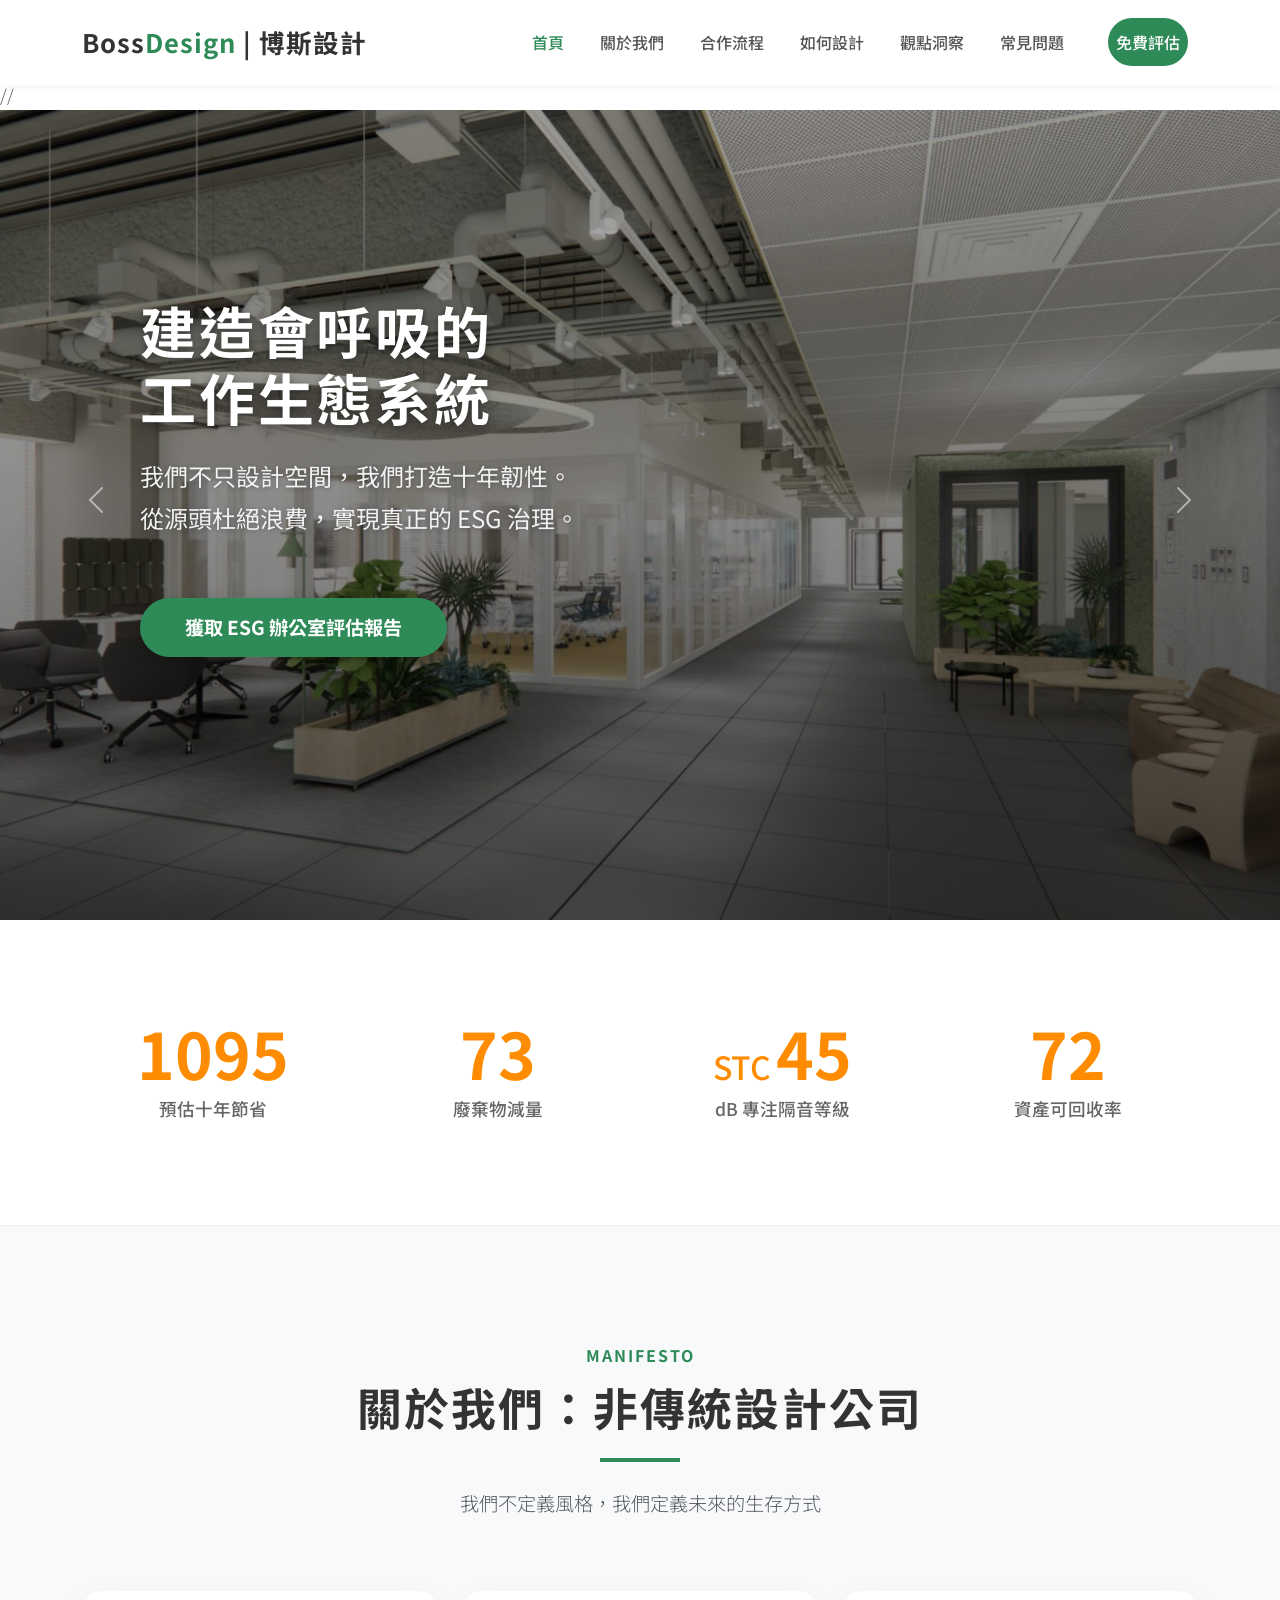
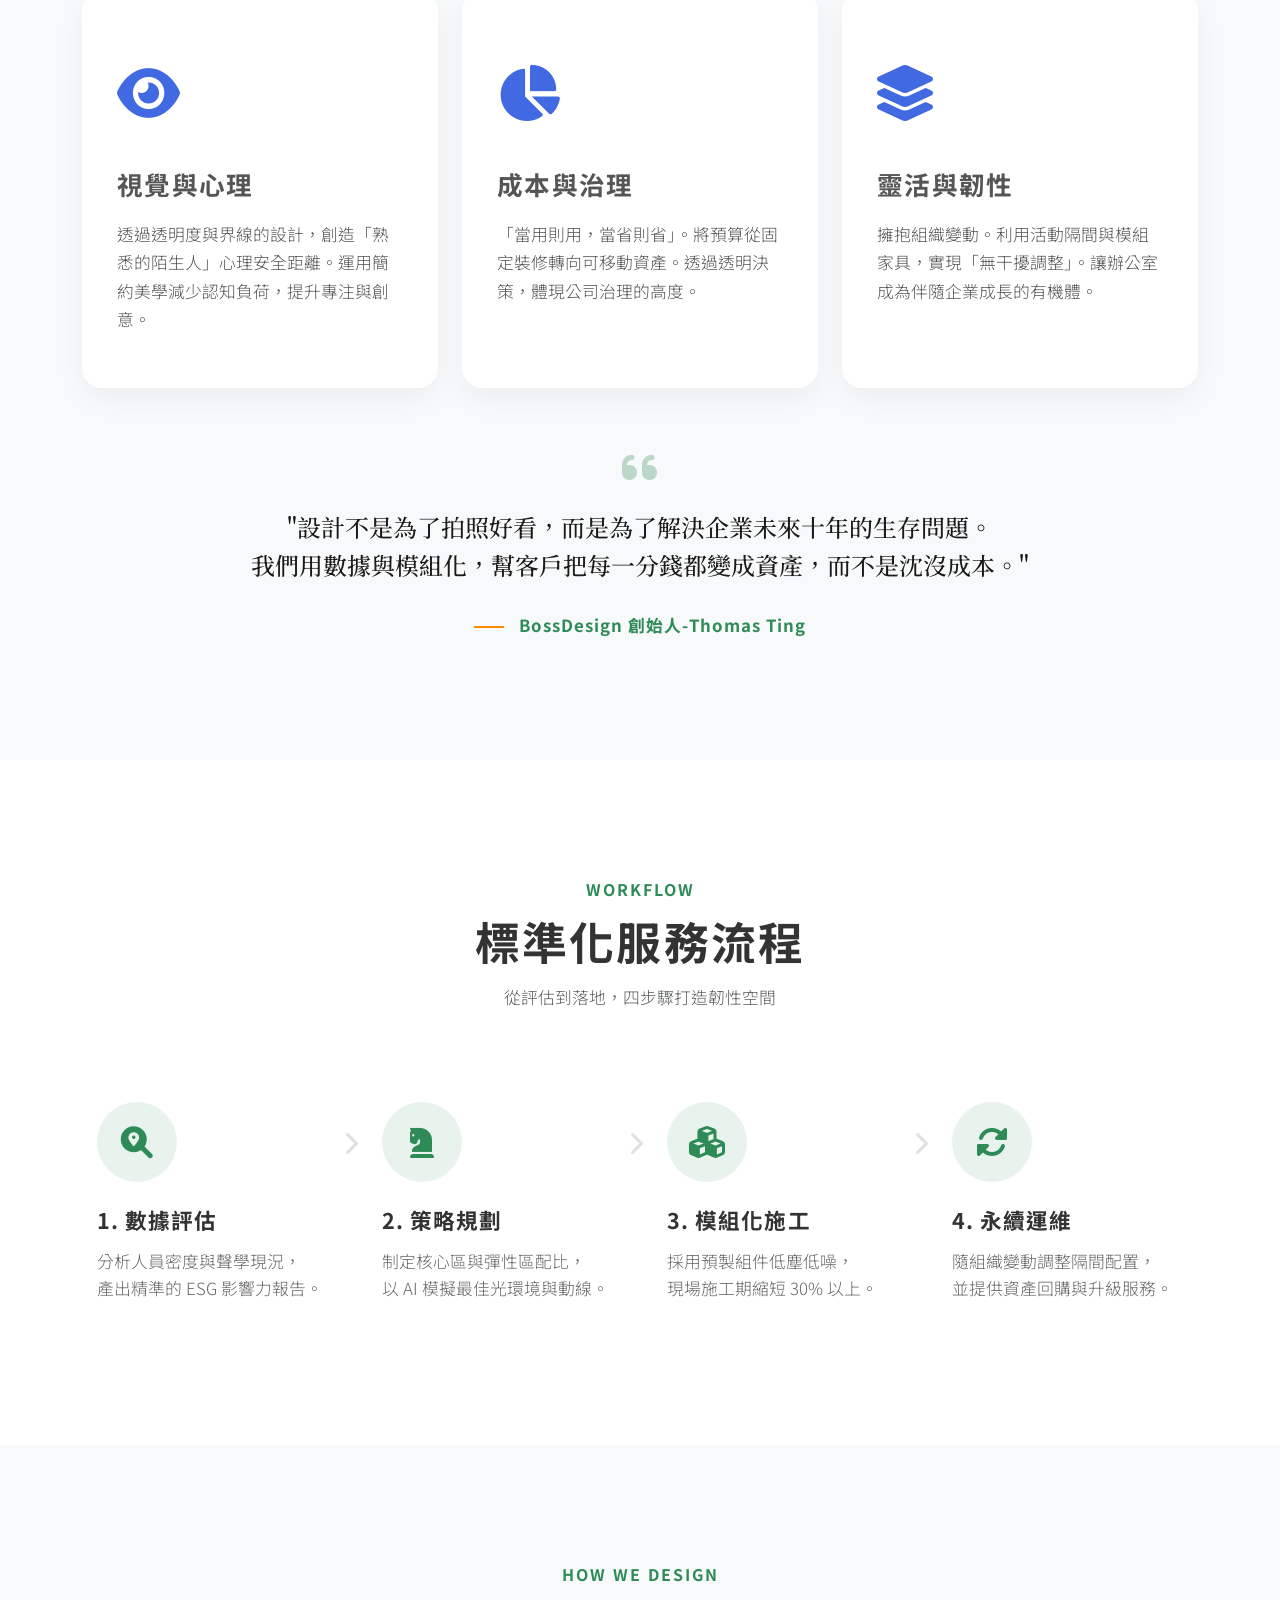
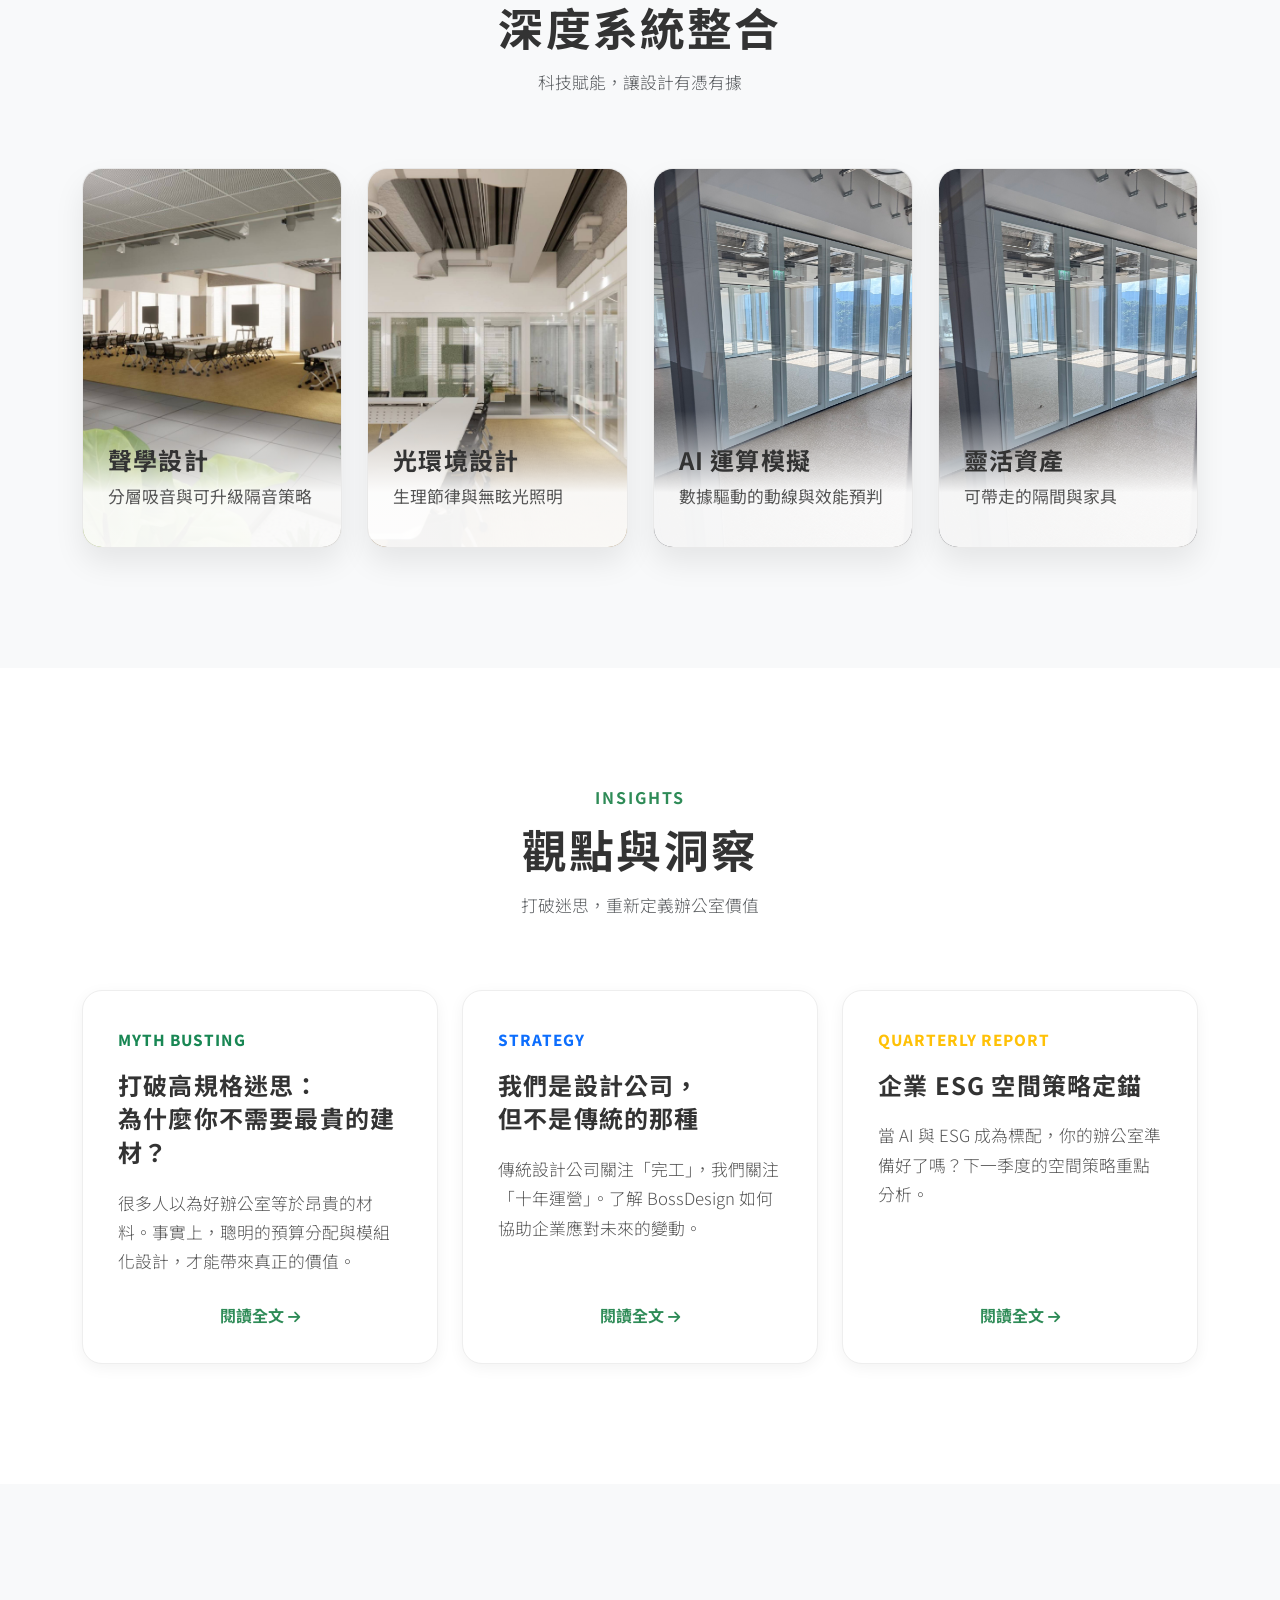
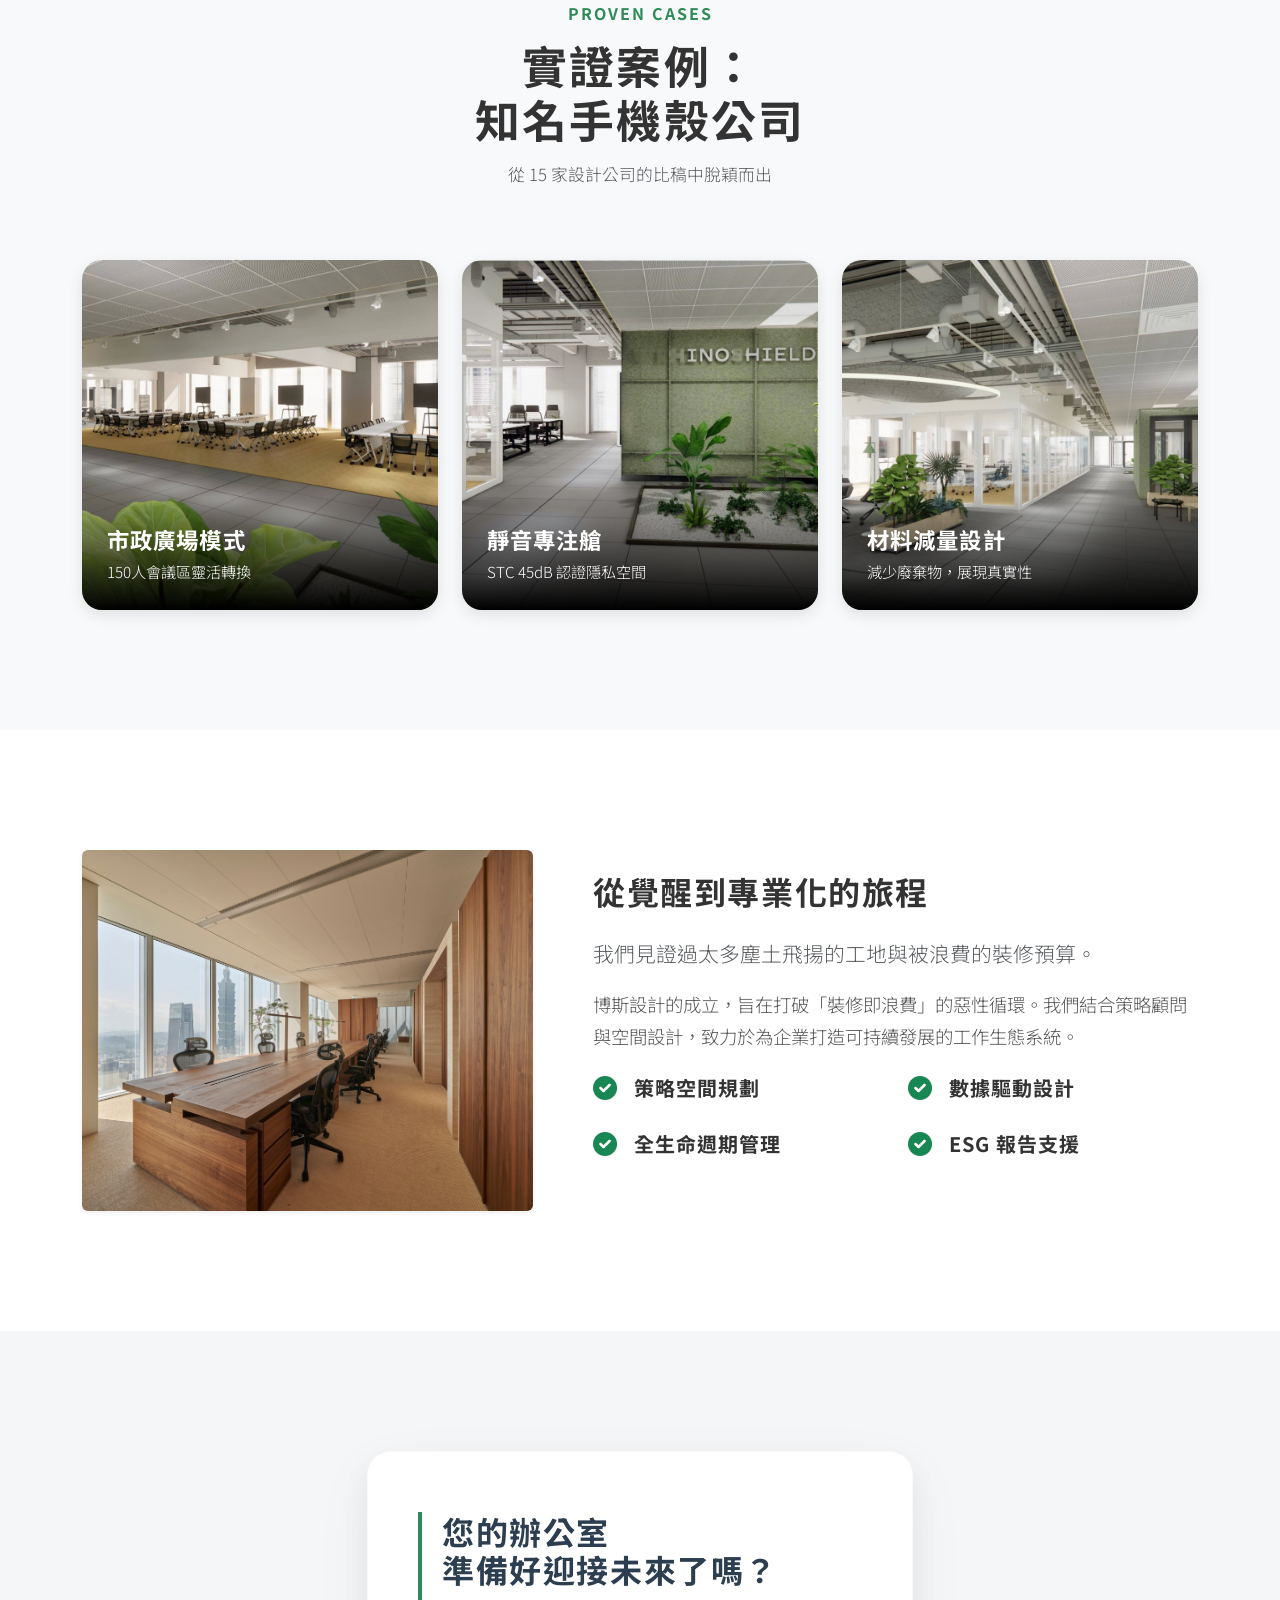
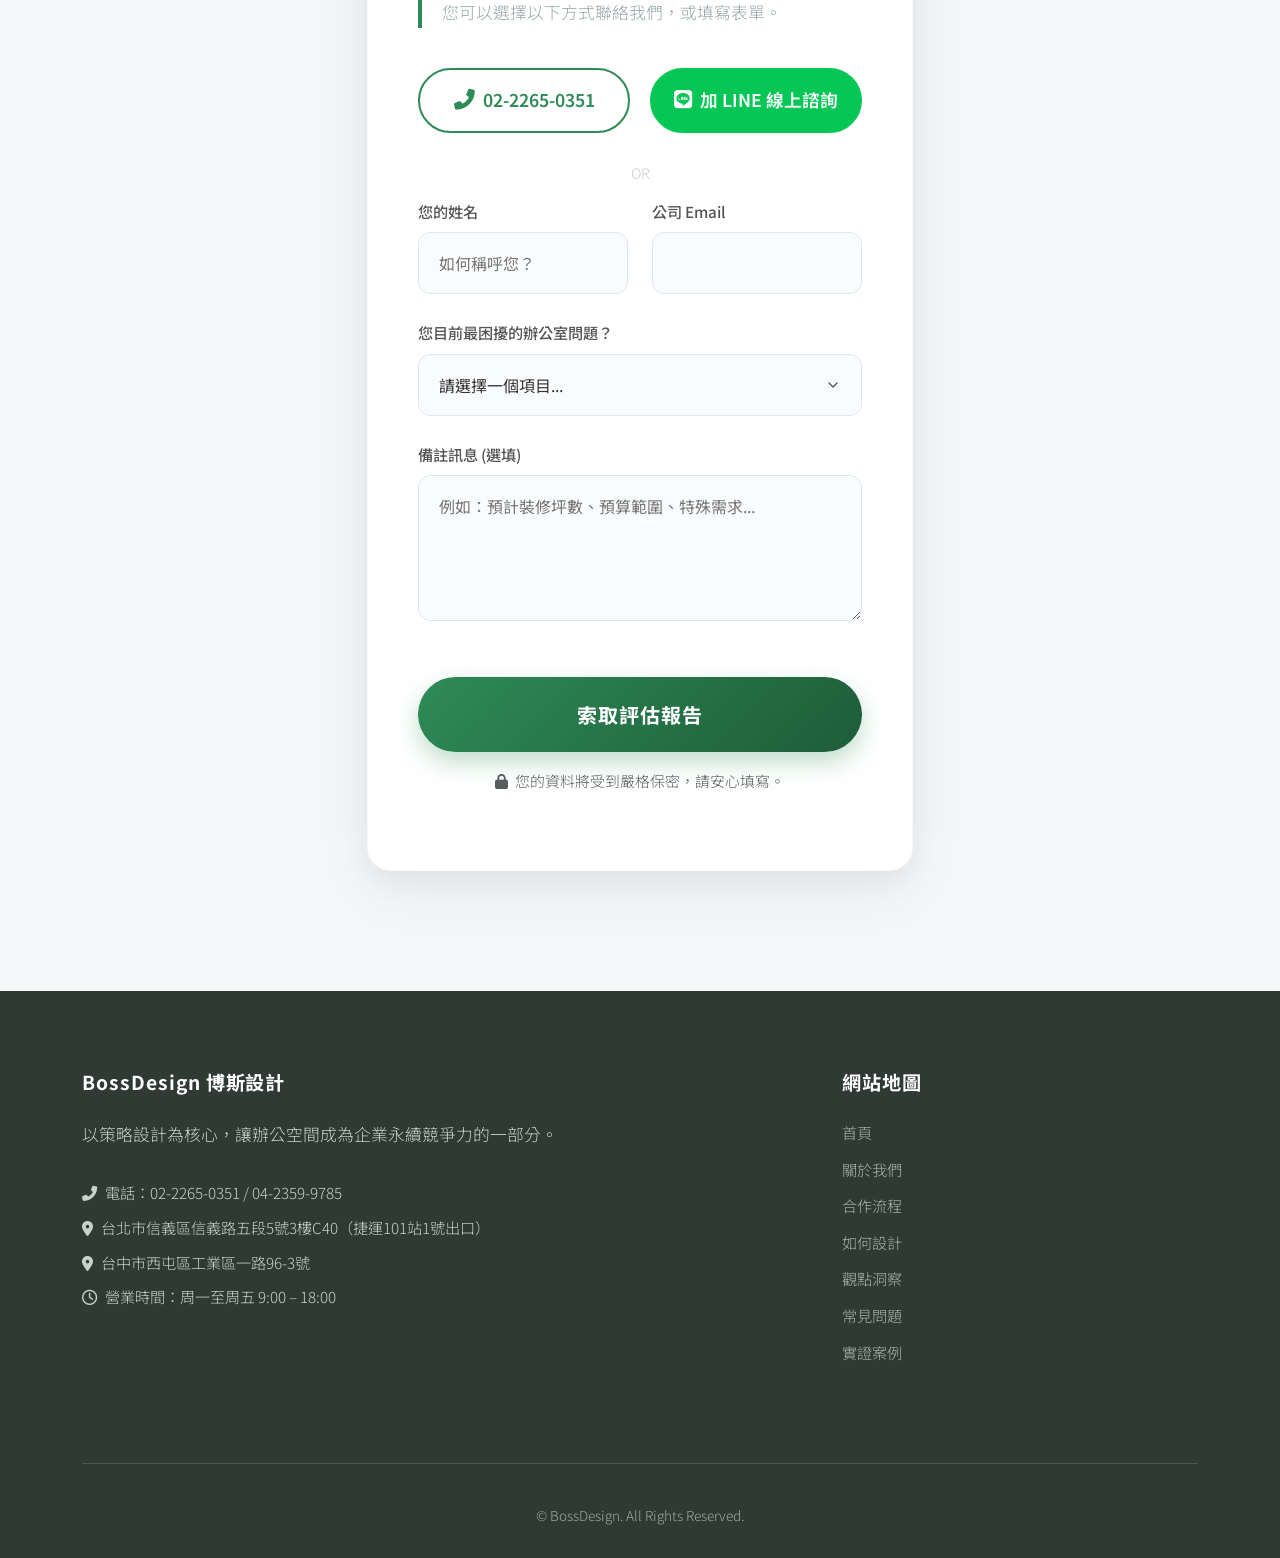
<file: index.html>
<!DOCTYPE html>
<html lang="zh-TW">
<head>
    <meta charset="UTF-8">
    <meta name="viewport" content="width=device-width, initial-scale=1.0, maximum-scale=1.0, user-scalable=no">
    <title>BossDesign 博斯設計 | 建造會呼吸的辦公室</title>

    <meta name="description" content="博斯設計 提供 ESG 辦公室解決方案，結合聲學、光環境與靈活隔間，為企業打造可持續、高效率的工作生態系統。">
    <meta property="og:type" content="website">
    <meta property="og:title" content="BossDesign 博斯設計 | 建造會呼吸的辦公室">
    <meta property="og:description" content="十年節省 3000 萬的辦公室革命。我們不只設計空間，更打造企業的十年韌性與 ESG 治理。">
    <meta property="og:image" content="og-image.jpg">
    
    <link href="https://cdn.jsdelivr.net/npm/bootstrap@5.3.0/dist/css/bootstrap.min.css" rel="stylesheet">
    <link href="https://cdnjs.cloudflare.com/ajax/libs/font-awesome/6.0.0/css/all.min.css" rel="stylesheet">
    <link href="https://fonts.googleapis.com/css2?family=Noto+Sans+TC:wght@300;400;500;700&family=Noto+Serif+TC:wght@500;700&display=swap" rel="stylesheet">

    <style>
        /* ========================================
           全域變數 & 字體系統
           ======================================== */
        :root {
            --primary-color: #2E8B57;   
            --secondary-color: #4169E1; 
            --accent-color: #FF8C00;    
            
            --footer-bg: #2F3A34;
            --footer-text: #E6EAE7;
            --text-dark: #333333;
            --text-gray: #555555;       
            --light-bg: #F5F5F5;
            
            --radius-card: 20px;
            --radius-btn: 50px;

            --text-sm: 0.95rem;   
            --text-base: 1.05rem; 
            --text-lg: 1.2rem;    
        }

        html, body {
            overflow-x: hidden;
            width: 100%;
            max-width: 100vw;
        }

        body {
            font-family: 'Noto Sans TC', sans-serif;
            color: var(--text-gray);
            position: relative;
            line-height: 1.75;
            font-weight: 300;
            font-size: 17px;
            padding-top: 80px;
        }

        h1, h2, h3, h4, h5, h6 {
            font-weight: 700;
            color: var(--text-dark);
            letter-spacing: 0.05em;
        }

        /* 導航欄 */
        .navbar {
            transition: all 0.3s ease;
            background: rgba(255, 255, 255, 0.98);
            box-shadow: 0 2px 10px rgba(0,0,0,0.05);
            padding: 15px 0;
        }
        .navbar-brand {
            font-weight: 700;
            font-size: 1.6rem;
            color: var(--text-dark) !important;
            letter-spacing: 1px;
        }
        .navbar-brand span { color: var(--primary-color); }
        .nav-link {
            color: #555 !important;
            font-weight: 500;
            margin: 0 10px;
            font-size: 1rem;
        }
        .nav-link:hover, .nav-link.active {
            color: var(--primary-color) !important;
        }
        .btn-nav-cta {
            background-color: var(--primary-color);
            color: white !important;
            padding: 10px 24px;
            border-radius: var(--radius-btn);
            transition: 0.3s;
            font-size: 1rem;
        }
        .btn-nav-cta:hover { background-color: #246B44; }

        /* Hero 區塊 */
        .carousel-item {
            height: 90vh;
            min-height: 600px;
            background: no-repeat center center scroll;
            background-size: cover;
        }
        .carousel-overlay {
            position: absolute;
            top: 0; left: 0; right: 0; bottom: 0;
            background: linear-gradient(rgba(0,0,0,0.3), rgba(0,0,0,0.6));
        }
        .carousel-caption {
            bottom: 30%;
            text-align: left;
            left: 10%;
            right: 10%;
        }
        .carousel-caption h1 {
            font-size: 3.5rem;
            color: #ffffff !important;
            text-shadow: 0 2px 10px rgba(0,0,0,0.4);
            line-height: 1.2;
            margin-bottom: 25px;
        }
        .carousel-caption .lead {
            font-size: 1.5rem;
            font-weight: 400;
            margin-bottom: 35px;
            opacity: 0.95;
            color: #f8f9fa !important;
            text-shadow: 0 1px 5px rgba(0,0,0,0.3);
        }
        .btn-hero {
            background-color: var(--primary-color);
            border: none;
            padding: 15px 45px;
            font-size: 1.2rem;
            font-weight: bold;
            color: white;
            border-radius: var(--radius-btn);
            transition: 0.3s;
            box-shadow: 0 4px 15px rgba(0,0,0,0.2);
            display: inline-block;
        }
        .btn-hero:hover {
            background-color: white;
            color: var(--primary-color);
            transform: translateY(-3px);
        }

        /* 統計區塊 (數字跑動區) */
        .stats-section {
            background-color: white;
            color: var(--text-dark);
            padding: 100px 0;
            border-bottom: 1px solid #eee;
        }
        .stat-number {
            font-size: 4rem;
            font-weight: 700;
            color: var(--accent-color);
            margin-bottom: 10px;
            line-height: 1;
            white-space: nowrap;
            display: inline-flex;
            align-items: baseline;
            justify-content: center;
        }
        .stat-unit {
            font-size: 0.5em; /* 單位縮小 */
            margin-left: 5px;
            color: var(--accent-color);
            font-weight: 500;
        }
        /* STC 這種在前綴的單位特別樣式 */
        .stat-prefix {
            font-size: 0.5em;
            margin-right: 5px;
            color: var(--accent-color);
            font-weight: 500;
        }
        .stat-label {
            font-size: 1.1rem;
            color: #666;
            font-weight: 500;
        }

        /* 通用標題 */
        .section-padding { padding: 120px 0; }
        .section-header { text-align: center; margin-bottom: 70px; }
        .section-header h6 {
            color: var(--primary-color);
            text-transform: uppercase;
            letter-spacing: 2px;
            font-weight: 700;
            margin-bottom: 15px;
            font-size: 1rem;
        }
        .section-header h2 {
            font-size: 2.8rem;
            font-weight: 700;
            color: var(--text-dark);
        }
        .section-header p.text-muted {
            font-size: var(--text-base);
            margin-top: 15px;
        }

        /* Process 流程 */
        .process-step {
            text-align: left;       
            padding: 20px 15px;
            position: relative;
            height: 100%;
        }
        .process-icon-wrapper {
            width: 80px;             
            height: 80px;
            background: rgba(46, 139, 87, 0.1);
            color: var(--primary-color);
            border-radius: 50%;
            display: flex;
            align-items: center;
            justify-content: center;
            font-size: 2rem;
            margin: 0 auto 25px;     
            transition: 0.3s;
        }
        @media (min-width: 992px) {
            .process-icon-wrapper { margin: 0 0 25px 0; }
            .process-arrow::after {
                content: "\f054";
                font-family: "Font Awesome 5 Free";
                font-weight: 900;
                position: absolute;
                top: 40px;           
                right: -15px;        
                color: #e0e0e0;      
                font-size: 1.5rem;
            }
        }
        .process-step:hover .process-icon-wrapper {
            background: var(--primary-color);
            color: white;
            transform: scale(1.05); 
        }
        .process-step h4 { 
            font-size: 1.35rem; 
            font-weight: 700;
            margin-bottom: 15px;
            color: var(--text-dark);
        }
        .process-step p { 
            font-size: var(--text-base);
            color: #666;
            line-height: 1.6;
            margin-bottom: 0;
            min-height: 3.4em;       
        }

        /* 核心支柱卡片 */
        .philosophy-card {
            background: white;
            padding: 50px 35px;
            border-radius: var(--radius-card);
            box-shadow: 0 10px 30px rgba(0,0,0,0.05);
            transition: 0.3s;
            height: 100%;
            border-bottom: 4px solid transparent;
        }
        .philosophy-card:hover {
            transform: translateY(-10px);
            border-bottom-color: var(--primary-color);
        }
        .card-icon {
            font-size: 3.5rem;
            color: var(--secondary-color);
            margin-bottom: 30px;
        }
        .card-title { font-weight: 700; margin-bottom: 20px; font-size: 1.6rem; }
        .card-text { 
            color: var(--text-gray); 
            line-height: 1.7; 
            font-size: var(--text-base);
        }

        /* Bento Grid */
        .bento-grid {
            display: grid;
            grid-template-columns: repeat(4, 1fr);
            gap: 25px;
        }
        .bento-card {
            position: relative;
            border-radius: var(--radius-card);
            overflow: hidden;
            background: var(--light-bg);
            transition: 0.4s ease;
            height: 380px;
            box-shadow: 0 15px 30px rgba(0,0,0,0.08);
            border: 1px solid rgba(0,0,0,0.05);
        }
        .bento-card:hover {
            transform: translateY(-8px);
            box-shadow: 0 20px 40px rgba(0,0,0,0.12);
        }
        .bento-card img {
            width: 100%;
            height: 100%;
            object-fit: cover;
            opacity: 1;
            transition: 0.5s;
        }
        .bento-card:hover img {
            opacity: 0.95; 
            transform: scale(1.03);
        }
        .bento-content {
            position: absolute;
            bottom: 0; left: 0; width: 100%;
            padding: 35px 25px;
            background: linear-gradient(to top, rgba(255,255,255,0.95) 40%, rgba(255,255,255,0) 100%);
            color: var(--text-dark);
            z-index: 2;
        }
        .bento-content h4 { 
            color: var(--text-dark);
            margin-bottom: 8px; 
            font-size: 1.5rem;
            font-weight: 700;
        }
        .bento-content p { 
            color: var(--text-gray);
            font-size: var(--text-base);
            margin: 0; 
            font-weight: 400;
        }
        @media (max-width: 992px) { .bento-grid { grid-template-columns: repeat(2, 1fr); } }
        @media (max-width: 576px) { .bento-grid { grid-template-columns: 1fr; } .bento-card { height: 300px; } }

        /* Blog Card */
        .blog-card {
            background: white;
            border: 1px solid #eee;
            border-radius: var(--radius-card);
            overflow: hidden;
            box-shadow: 0 4px 15px rgba(0,0,0,0.05);
            transition: all 0.3s ease;
            cursor: pointer;
            height: 100%;
            display: flex;
            flex-direction: column;
        }
        .blog-card:hover {
            transform: translateY(-10px);
            box-shadow: 0 15px 30px rgba(46, 139, 87, 0.15);
            border-color: var(--primary-color);
        }
        .blog-body { padding: 35px; flex-grow: 1; display: flex; flex-direction: column; }
        .blog-tag { 
            font-size: var(--text-sm);
            font-weight: 800; 
            letter-spacing: 1px; 
            margin-bottom: 15px; 
            text-transform: uppercase; 
        }
        .blog-title { font-size: 1.5rem; font-weight: 700; margin-bottom: 20px; line-height: 1.4; }
        .blog-desc { 
            color: var(--text-gray); 
            font-size: var(--text-base);
            margin-bottom: 25px; 
            flex-grow: 1; 
        }
        .blog-body .btn-link { font-size: 1rem; }

        /* 案例區塊 */
        .project-item {
            position: relative;
            overflow: hidden;
            border-radius: var(--radius-card);
            box-shadow: 0 5px 15px rgba(0,0,0,0.1);
        }
        .project-item img { width: 100%; height: 350px; object-fit: cover; transition: 0.5s; }
        .project-item:hover img { transform: scale(1.1); }
        .project-info {
            position: absolute; bottom: 0; left: 0; right: 0;
            background: linear-gradient(to top, rgb(0, 0, 0), transparent);
            padding: 30px 25px 25px;
            color: rgb(255, 255, 255);
        }
        .project-info h5 { font-size: 1.4rem; margin-bottom: 5px;color: rgb(255, 255, 255); }
        .project-info p.small { 
            font-size: var(--text-sm);
        }

        /* 關於我們-詳細 */
        .about-content h3 { font-size: 2rem; margin-bottom: 25px; }
        .about-content p.lead { font-size: 1.3rem; font-weight: 400; }
        .about-content p { 
            font-size: var(--text-base);
        }
        .about-content .row .col-6, .about-content .row .col-12 { font-size: var(--text-base); font-weight: 500; }
        
        /* 創始人語錄 */
        .founder-quote-minimal {
            text-align: center;      
            margin-top: 60px;        
            position: relative;
            padding: 0 20px;
        }
        .quote-icon {
            font-size: 2.5rem;       
            color: var(--primary-color); 
            opacity: 0.3;            
            margin-bottom: 20px;     
            display: block;
        }
        .quote-text {
            font-size: 1.5rem;       
            font-weight: 500;        
            color: #1a1a1a;          
            line-height: 1.6;        
            font-family: 'Noto Serif TC', serif; 
            margin-bottom: 25px;
        }
        .quote-author {
            font-weight: 700;
            font-size: var(--text-base); 
            color: var(--primary-color); 
            letter-spacing: 1px;
            display: inline-block;
            position: relative;
        }
        .quote-author::before {
            content: "";
            display: inline-block;
            width: 30px;
            height: 2px;
            background-color: var(--accent-color); 
            vertical-align: middle;
            margin-right: 10px;
        }

        /* Footer */
        footer { 
            background: var(--footer-bg); 
            color: var(--footer-text); 
            padding: 80px 0 30px; 
        }
        footer h5 { 
            color: #FFFFFF; 
            margin-bottom: 25px; 
            font-weight: 700; 
            font-size: 1.2rem; 
        }
        .footer-desc { 
            color: #C9D1CB; 
            font-size: var(--text-base);
            line-height: 1.8; 
            margin-bottom: 30px; 
        }
        .footer-divider { height: 1px; background: rgba(255,255,255,0.15); margin: 40px 0; }
        .footer-info p { 
            font-size: var(--text-sm);
            color: #C9D1CB; 
            margin-bottom: 8px; 
        }
        footer a { 
            color: #A9B4AE; 
            text-decoration: none; 
            display: block; 
            margin-bottom: 10px; 
            transition: 0.3s; 
            font-weight: 300; 
            font-size: var(--text-sm);
        }
        footer a:hover { color: var(--primary-color); padding-left: 5px; }
        .footer-bottom { font-size: 0.85rem; color: #9FAAA4; margin-top: 20px; text-align: center; }

        /* Go Top */
        #backToTop {
            position: fixed; bottom: 30px; right: 30px;
            width: 50px; height: 50px; background-color: var(--primary-color);
            color: white; border: none; border-radius: 50%;
            box-shadow: 0 4px 12px rgba(0,0,0,0.2); display: none;
            align-items: center; justify-content: center; font-size: 1.2rem;
            cursor: pointer; z-index: 9999; transition: all 0.3s ease;
        }
        #backToTop:hover { background-color: var(--secondary-color); transform: translateY(-5px); }

        /* Contact Form */
        .contact-box-refined {
            background: #ffffff;
            padding: 60px 50px;
            border-radius: 24px;
            box-shadow: 0 10px 30px rgba(0,0,0,0.05), 0 20px 60px rgba(0,0,0,0.05);
            border: 1px solid rgba(0,0,0,0.02);
        }
        .contact-header { margin-bottom: 40px; text-align: left; border-left: 4px solid var(--primary-color); padding-left: 20px; }
        .contact-header h2 { font-size: 2rem; color: #2c3e50; font-weight: 700; margin-bottom: 10px;}
        .contact-header p { 
            color: #95a5a6; 
            font-size: var(--text-base);
            text-align: left; 
        }
        .contact-options { display: flex; gap: 20px; margin-bottom: 40px; }
        .contact-opt-btn { flex: 1; display: flex; align-items: center; justify-content: center; padding: 15px; border-radius: 50px; font-weight: 600; font-size: 1.1rem; text-decoration: none; transition: all 0.3s cubic-bezier(0.4, 0, 0.2, 1); position: relative; overflow: hidden; }
        .btn-phone-ref { background: #ffffff; border: 2px solid var(--primary-color); color: var(--primary-color); }
        .btn-phone-ref:hover { background: #f0fdf4; transform: translateY(-3px); box-shadow: 0 5px 15px rgba(46, 139, 87, 0.15); }
        .btn-line-ref { background: #06C755; border: 2px solid #06C755; color: #ffffff; }
        .btn-line-ref:hover { background: #05b04b; transform: translateY(-3px); box-shadow: 0 5px 15px rgba(6, 199, 85, 0.3); color: white; }
        .btn-line-ref i, .btn-phone-ref i { margin-right: 8px; font-size: 1.3rem; }
        .form-group-ref { margin-bottom: 25px; }
        .form-label-ref { 
            display: block; 
            margin-bottom: 8px; 
            font-weight: 500; 
            color: #555; 
            font-size: var(--text-sm);
        }
        .form-control-ref { width: 100%; padding: 16px 20px; font-size: 1rem; color: #333; background-color: #f9fbfd; border: 1px solid #e1e8ed; border-radius: 12px; transition: all 0.3s ease; }
        .form-control-ref:focus { background-color: #ffffff; border-color: var(--primary-color); outline: none; box-shadow: 0 0 0 4px rgba(46, 139, 87, 0.1); }
        select.form-control-ref { appearance: none; background-image: url("data:image/svg+xml;charset=UTF-8,%3csvg xmlns='http://www.w3.org/2000/svg' viewBox='0 0 24 24' fill='none' stroke='%23555' stroke-width='2' stroke-linecap='round' stroke-linejoin='round'%3e%3cpolyline points='6 9 12 15 18 9'%3e%3c/polyline%3e%3c/svg%3e"); background-repeat: no-repeat; background-position: right 20px center; background-size: 16px; cursor: pointer; }
        .btn-submit-ref { display: block; width: 100%; padding: 20px; background: linear-gradient(135deg, var(--primary-color) 0%, #1e5c39 100%); color: white; font-size: 1.25rem; font-weight: 700; border: none; border-radius: 50px; cursor: pointer; transition: all 0.3s ease; letter-spacing: 1px; box-shadow: 0 10px 25px rgba(46, 139, 87, 0.3); }
        .btn-submit-ref:hover { transform: translateY(-3px); box-shadow: 0 15px 35px rgba(46, 139, 87, 0.4); }

        @media (max-width: 768px) {
            .contact-box-refined { padding: 40px 25px; }
            .contact-options { flex-direction: column; gap: 15px; }
            .contact-header { border-left: none; padding-left: 0; text-align: center; }
            .contact-header p { text-align: center; }
        }

        /* Modal 樣式 (桌面版預設) */
        .modal-magazine .modal-content { 
            border: none; 
            border-radius: var(--radius-card); 
            overflow: hidden; 
            box-shadow: 0 25px 50px -12px rgba(0, 0, 0, 0.25); 
        }
        .magazine-layout { display: flex; flex-wrap: wrap; min-height: 600px; }
        .magazine-img { flex: 0 0 45%; background-size: cover; background-position: center; position: relative; }
        .magazine-content { flex: 0 0 55%; padding: 70px 60px; display: flex; flex-direction: column; justify-content: center; background: white; position: relative; }
        .magazine-tag { font-size: 0.95rem; letter-spacing: 2px; text-transform: uppercase; font-weight: 800; margin-bottom: 25px; }
        .magazine-title { font-size: 2.5rem; margin-bottom: 35px; line-height: 1.3; font-weight: 700; color: var(--text-dark); }
        .magazine-content p.lead { font-size: 1.35rem; font-weight: 400; margin-bottom: 2rem; }

        /* =========================================================
           ★★★ RWD 特別優化區 (修復手機版跑版問題 & Modal) ★★★
           ========================================================= */
        @media (max-width: 991px) { /* Tablet and Mobile */
             /* 修復 Modal 在手機上佔滿全屏的問題 */
            .modal-dialog.modal-magazine {
                margin: 20px; /* 給予外部邊距，不貼死邊緣 */
            }
            .modal-magazine .modal-content {
                max-height: 90vh; /* 限制最大高度 */
                overflow-y: auto; /* 內容過長可捲動 */
                border-radius: 20px; /* 增加圓角 */
            }
            .magazine-layout { 
                flex-direction: column; 
                min-height: auto; 
            }
            .magazine-img, .magazine-content { flex: 0 0 100%; } 
            .magazine-img { 
                height: 250px; /* 縮小圖片高度，不佔用太多空間 */
            } 
            .magazine-content { 
                padding: 40px 30px; /* 縮小內距 */
            } 
            .magazine-title { font-size: 1.8rem; }
            .magazine-content p.lead { font-size: 1.1rem; }
        }

        @media (max-width: 768px) {
            
            /* 1. 全域設定 - 縮小間距 */
            body { padding-top: 70px; }
            .section-header h2 { font-size: 1.8rem; line-height: 1.3; }
            .section-header p.text-muted { font-size: 0.95rem; }
            .section-padding { padding: 50px 0; }
            
            /* 2. Banner 修復 */
            .carousel-item { height: 80vh; min-height: 500px; }
            .carousel-caption { 
                bottom: 20% !important; 
                padding: 0 15px; 
                width: 100%;
                left: 0; right: 0;
            }
            .carousel-caption h1 { 
                font-size: 2rem !important; 
                line-height: 1.3; 
                margin-bottom: 15px; 
                text-shadow: 0 2px 4px rgba(0,0,0,0.5);
                white-space: normal;
                word-break: keep-all; 
            }
            .carousel-caption h1 br { display: none; }
            .carousel-caption .lead { 
                font-size: 1rem !important; 
                margin-bottom: 20px; 
                display: block; 
            }
            .btn-hero { width: 80%; padding: 12px 0; font-size: 1rem; }
            
            /* 3. ★ 統計數字修復 ★ */
            .stats-section { padding: 40px 0; background: #fafafa; }
            .stats-section .row {
                display: flex;
                flex-wrap: wrap;
                justify-content: center;
                gap: 20px 0; 
            }
            .stats-section .col-6 {
                display: flex;
                flex-direction: column;
                justify-content: center;
                align-items: center;
                margin-bottom: 15px !important;
                padding: 0 5px; 
            }
            .stat-number {
                font-size: 2.5rem !important; 
                line-height: 1;
                margin-bottom: 5px;
                color: var(--accent-color);
            }
            
            /* 4. 卡片與 Bento Grid 修復 */
            .bento-grid { 
                grid-template-columns: 1fr; 
                gap: 20px;
            }
            .bento-card { height: 280px; }
            
            .philosophy-card, .blog-card, .project-item {
                margin-bottom: 20px;
            }
            .philosophy-card { padding: 30px 20px; }
            
            /* 5. 流程區塊 */
            .process-arrow::after { display: none; } 
            .process-step { 
                margin-bottom: 30px; 
                padding: 10px; 
                text-align: center !important;
            }
            .process-icon-wrapper { 
                width: 60px; height: 60px; font-size: 1.5rem; 
                margin: 0 auto 15px auto !important; 
            }
            
            /* 6. 關於我們 */
            .about-img { margin-bottom: 30px; }
            .about-content h3 { font-size: 1.6rem; text-align: center; }
            .about-content p.lead { font-size: 1.1rem; text-align: center; }
            .about-content .row { 
                text-align: center; 
                justify-content: center;
            }
            .about-content .col-12 {
                display: flex;
                justify-content: center;
            }
            
            /* 7. 表單優化 */
            .contact-box-refined { padding: 30px 20px; border-radius: 15px; }
            .contact-header h2 { font-size: 1.5rem; }
            .contact-opt-btn { font-size: 0.95rem; padding: 12px; }
        }
    </style>
</head>

<body>

    <nav class="navbar navbar-expand-lg fixed-top">
        <div class="container">
            <a class="navbar-brand" href="#">Boss<span>Design</span> | 博斯設計</a>
            <button class="navbar-toggler" type="button" data-bs-toggle="collapse" data-bs-target="#navbarContent">
                <span class="navbar-toggler-icon"></span>
            </button>
            <div class="collapse navbar-collapse" id="navbarContent">
                <ul class="navbar-nav ms-auto align-items-center">
                    <li class="nav-item"><a class="nav-link active" href="#home">首頁</a></li>
                    <li class="nav-item"><a class="nav-link" href="#about">關於我們</a></li>
                    <li class="nav-item"><a class="nav-link" href="#process">合作流程</a></li> 
                    <li class="nav-item"><a class="nav-link" href="#how-we-design">如何設計</a></li>
                    <li class="nav-item"><a class="nav-link" href="#insights">觀點洞察</a></li>
                    
                    <li class="nav-item"><a class="nav-link" href="faq.html">常見問題</a></li>

                    <li class="nav-item ms-3">
                        <a class="nav-link btn-nav-cta" href="#contact">免費評估</a>
                    </li>
                </ul>
            </div>
        </div>
    </nav>
    <header id="home" class="carousel slide" data-bs-ride="carousel" data-bs-interval="8000"> //
        <div class="carousel-inner">
            <div class="carousel-item active" style="background-image: url('9F-3.jpg')">
                <div class="carousel-overlay"></div>
                <div class="carousel-caption">
                    <div class="container">
                        <h1 class="animate-up">建造會呼吸的<br>工作生態系統</h1>
                        <p class="lead">我們不只設計空間，我們打造十年韌性。<br>從源頭杜絕浪費，實現真正的 ESG 治理。</p>
                        <a href="#contact" class="btn btn-hero mt-4">獲取 ESG 辦公室評估報告</a>
                    </div>
                </div>
            </div>
            <div class="carousel-item" style="background-image: url('9F-3.jpg')">
                <div class="carousel-overlay"></div>
                <div class="carousel-caption">
                    <div class="container">
                        <h1>十年節省 3,000 萬的<br>辦公室革命</h1>
                        <p class="lead">初始即節省，未來更增值。<br>將裝修支出轉化為可移動的企業資產。</p>
                        <a href="#process" class="btn btn-hero mt-4">查看標準化流程</a>
                    </div>
                </div>
            </div>
        </div>
        <button class="carousel-control-prev" type="button" data-bs-target="#home" data-bs-slide="prev">
            <span class="carousel-control-prev-icon" aria-hidden="true"></span>
            <span class="visually-hidden">Previous</span>
        </button>
        <button class="carousel-control-next" type="button" data-bs-target="#home" data-bs-slide="next">
            <span class="carousel-control-next-icon" aria-hidden="true"></span>
            <span class="visually-hidden">Next</span>
        </button>
    </header>

    <section class="stats-section">
        <div class="container">
            <div class="row text-center">
                <div class="col-md-3 col-6 mb-5 mb-md-0">
                    <div class="stat-number" data-target="3000" data-unit="萬+">0</div>
                    <div class="stat-label">預估十年節省</div>
                </div>
                <div class="col-md-3 col-6 mb-5 mb-md-0">
                    <div class="stat-number" data-target="85" data-unit="%">0</div>
                    <div class="stat-label">廢棄物減量</div>
                </div>
                <div class="col-md-3 col-6">
                    <div class="stat-number" data-target="45" data-prefix="STC">0</div>
                    <div class="stat-label">dB 專注隔音等級</div>
                </div>
                <div class="col-md-3 col-6">
                    <div class="stat-number" data-target="100" data-unit="%">0</div>
                    <div class="stat-label">資產可回收率</div>
                </div>
            </div>
        </div>
    </section>

    <section id="about" class="section-padding bg-light">
        <div class="container">
            <div class="section-header">
                <h6>Manifesto</h6>
                <h2>關於我們：非傳統設計公司</h2>
                <div style="width: 80px; height: 4px; background: var(--primary-color); margin: 25px auto;"></div>
                <p class="text-muted" style="font-size: 1.2rem;">我們不定義風格，我們定義未來的生存方式</p>
            </div>
            <div class="row g-4">
                <div class="col-lg-4">
                    <div class="philosophy-card">
                        <div class="card-icon"><i class="fas fa-eye"></i></div>
                        <h4 class="card-title">視覺與心理</h4>
                        <p class="card-text">透過透明度與界線的設計，創造「熟悉的陌生人」心理安全距離。運用簡約美學減少認知負荷，提升專注與創意。</p>
                    </div>
                </div>
                <div class="col-lg-4">
                    <div class="philosophy-card">
                        <div class="card-icon"><i class="fas fa-chart-pie"></i></div>
                        <h4 class="card-title">成本與治理</h4>
                        <p class="card-text">「當用則用，當省則省」。將預算從固定裝修轉向可移動資產。透過透明決策，體現公司治理的高度。</p>
                    </div>
                </div>
                <div class="col-lg-4">
                    <div class="philosophy-card">
                        <div class="card-icon"><i class="fas fa-layer-group"></i></div>
                        <h4 class="card-title">靈活與韌性</h4>
                        <p class="card-text">擁抱組織變動。利用活動隔間與模組家具，實現「無干擾調整」。讓辦公室成為伴隨企業成長的有機體。</p>
                    </div>
                </div>
            </div>
            
            <div class="row justify-content-center">
                <div class="col-lg-9">
                    <div class="founder-quote-minimal">
                        <i class="fas fa-quote-left quote-icon"></i>
                        <p class="quote-text">
                            "設計不是為了拍照好看，而是為了解決企業未來十年的生存問題。<br>我們用數據與模組化，幫客戶把每一分錢都變成資產，而不是沈沒成本。"
                        </p>
                        <div class="quote-author">
                            BossDesign 創始人-Thomas Ting
                        </div>
                    </div>
                </div>
            </div>

        </div>
    </section>

    <section id="process" class="section-padding">
        <div class="container">
            <div class="section-header">
                <h6>Workflow</h6>
                <h2>標準化服務流程</h2>
                <p class="text-muted">從評估到落地，四步驟打造韌性空間</p>
            </div>
            <div class="row">
                <div class="col-lg-3 col-md-6 mb-5 mb-lg-0">
                    <div class="process-step process-arrow">
                        <div class="process-icon-wrapper">
                            <i class="fas fa-search-location"></i>
                        </div>
                        <h4>1. 數據評估</h4>
                        <p>分析人員密度與聲學現況，<br>產出精準的 ESG 影響力報告。</p>
                    </div>
                </div>
                <div class="col-lg-3 col-md-6 mb-5 mb-lg-0">
                    <div class="process-step process-arrow">
                        <div class="process-icon-wrapper">
                            <i class="fas fa-chess-knight"></i>
                        </div>
                        <h4>2. 策略規劃</h4>
                        <p>制定核心區與彈性區配比，<br>以 AI 模擬最佳光環境與動線。</p>
                    </div>
                </div>
                <div class="col-lg-3 col-md-6 mb-5 mb-lg-0">
                    <div class="process-step process-arrow">
                        <div class="process-icon-wrapper">
                            <i class="fas fa-cubes"></i>
                        </div>
                        <h4>3. 模組化施工</h4>
                        <p>採用預製組件低塵低噪，<br>現場施工期縮短 30% 以上。</p>
                    </div>
                </div>
                <div class="col-lg-3 col-md-6">
                    <div class="process-step">
                        <div class="process-icon-wrapper">
                            <i class="fas fa-sync-alt"></i>
                        </div>
                        <h4>4. 永續運維</h4>
                        <p>隨組織變動調整隔間配置，<br>並提供資產回購與升級服務。</p>
                    </div>
                </div>
            </div>
        </div>
    </section>

    <section id="how-we-design" class="section-padding bg-light">
        <div class="container">
            <div class="section-header">
                <h6>How We Design</h6>
                <h2>深度系統整合</h2>
                <p class="text-muted">科技賦能，讓設計有憑有據</p>
            </div>
            
            <div class="bento-grid">
                <div class="bento-card">
                    <img src="9F-1.jpg" alt="Acoustic">
                    <div class="bento-content">
                        <h4>聲學設計</h4>
                        <p>分層吸音與可升級隔音策略</p>
                    </div>
                </div>
                <div class="bento-card">
                    <img src="9F-6.jpg" alt="Lighting">
                    <div class="bento-content">
                        <h4>光環境設計</h4>
                        <p>生理節律與無眩光照明</p>
                    </div>
                </div>
                <div class="bento-card">
                    <img src="S__4833352_0.jpg" alt="AI Simulation">
                    <div class="bento-content">
                        <h4>AI 運算模擬</h4>
                        <p>數據驅動的動線與效能預判</p>
                    </div>
                </div>
                 <div class="bento-card">
                    <img src="S__4833352_0.jpg" alt="Flexible">
                    <div class="bento-content">
                        <h4>靈活資產</h4>
                        <p>可帶走的隔間與家具</p>
                    </div>
                </div>
            </div>
        </div>
    </section>

    <section id="insights" class="section-padding">
        <div class="container">
            <div class="section-header">
                <h6>Insights</h6>
                <h2>觀點與洞察</h2>
                <p class="text-muted">打破迷思，重新定義辦公室價值</p>
            </div>
            <div class="row g-4">
                <div class="col-md-4">
                    <div class="blog-card" data-bs-toggle="modal" data-bs-target="#article1">
                        <div class="blog-body">
                            <div class="blog-tag text-success">Myth Busting</div>
                            <h4 class="blog-title">打破高規格迷思：<br>為什麼你不需要最貴的建材？</h4>
                            <p class="blog-desc">很多人以為好辦公室等於昂貴的材料。事實上，聰明的預算分配與模組化設計，才能帶來真正的價值。</p>
                            <button class="btn btn-link p-0 text-decoration-none fw-bold" style="color: var(--primary-color);">閱讀全文 <i class="fas fa-arrow-right small"></i></button>
                        </div>
                    </div>
                </div>
                <div class="col-md-4">
                    <div class="blog-card" data-bs-toggle="modal" data-bs-target="#article2">
                        <div class="blog-body">
                            <div class="blog-tag text-primary">Strategy</div>
                            <h4 class="blog-title">我們是設計公司，<br>但不是傳統的那種</h4>
                            <p class="blog-desc">傳統設計公司關注「完工」，我們關注「十年運營」。了解 BossDesign 如何協助企業應對未來的變動。</p>
                            <button class="btn btn-link p-0 text-decoration-none fw-bold" style="color: var(--primary-color);">閱讀全文 <i class="fas fa-arrow-right small"></i></button>
                        </div>
                    </div>
                </div>
                <div class="col-md-4">
                    <div class="blog-card" data-bs-toggle="modal" data-bs-target="#article3">
                        <div class="blog-body">
                            <div class="blog-tag text-warning">Quarterly Report</div>
                            <h4 class="blog-title">企業 ESG 空間策略定錨</h4>
                            <p class="blog-desc">當 AI 與 ESG 成為標配，你的辦公室準備好了嗎？下一季度的空間策略重點分析。</p>
                            <button class="btn btn-link p-0 text-decoration-none fw-bold" style="color: var(--primary-color);">閱讀全文 <i class="fas fa-arrow-right small"></i></button>
                        </div>
                    </div>
                </div>
            </div>
        </div>
    </section>

    <section id="cases" class="section-padding bg-light">
        <div class="container">
            <div class="section-header">
                <h6>Proven Cases</h6>
                <h2>實證案例：<br>知名手機殼公司</h2>
                <p class="text-muted">從 15 家設計公司的比稿中脫穎而出</p>
            </div>
            <div class="row g-4">
                <div class="col-md-4">
                    <div class="project-item" data-bs-toggle="modal" data-bs-target="#projectModal">
                        <img src="9F-1.jpg" alt="Flexibility">
                        <div class="project-info">
                            <h5>市政廣場模式</h5>
                            <p class="small mb-0">150人會議區靈活轉換</p>
                        </div>
                    </div>
                </div>
                <div class="col-md-4">
                    <div class="project-item" data-bs-toggle="modal" data-bs-target="#projectModal">
                        <img src="9F-形象牆-2.jpg" alt="Acoustic">
                        <div class="project-info">
                            <h5>靜音專注艙</h5>
                            <p class="small mb-0">STC 45dB 認證隱私空間</p>
                        </div>
                    </div>
                </div>
                <div class="col-md-4">
                    <div class="project-item" data-bs-toggle="modal" data-bs-target="#projectModal">
                        <img src="9F-3.jpg" alt="Material">
                        <div class="project-info">
                            <h5>材料減量設計</h5>
                            <p class="small mb-0">減少廢棄物，展現真實性</p>
                        </div>
                    </div>
                </div>
            </div>
        </div>
    </section>

    <section class="section-padding">
        <div class="container">
            <div class="row align-items-center">
                <div class="col-lg-5 mb-4 mb-lg-0 text-center">
                    <img src="DSC01194.jpg" class="about-img rounded shadow-sm" style="width: 100%; max-width: 500px; aspect-ratio: 5 / 4; object-fit: cover; display: block; margin: 0 auto;" alt="About CircuDesign">
                </div>
                <div class="col-lg-7 ps-lg-5 about-content">
                    <h3>從覺醒到專業化的旅程</h3>
                    <p class="lead text-muted" style="font-weight: 300; font-size: 1.3rem;">我們見證過太多塵土飛揚的工地與被浪費的裝修預算。</p>
                    <p style="font-size: 1.15rem;">博斯設計的成立，旨在打破「裝修即浪費」的惡性循環。我們結合策略顧問與空間設計，致力於為企業打造可持續發展的工作生態系統。</p>
                    <div class="row mt-4">
                        <div class="col-12 col-md-6 mb-4">
                            <h5 class="d-flex align-items-center"><i class="fas fa-check-circle text-success me-3 fs-4"></i> 策略空間規劃</h5>
                        </div>
                        <div class="col-12 col-md-6 mb-4">
                            <h5 class="d-flex align-items-center"><i class="fas fa-check-circle text-success me-3 fs-4"></i> 數據驅動設計</h5>
                        </div>
                        <div class="col-12 col-md-6 mb-4">
                            <h5 class="d-flex align-items-center"><i class="fas fa-check-circle text-success me-3 fs-4"></i> 全生命週期管理</h5>
                        </div>
                        <div class="col-12 col-md-6 mb-4">
                            <h5 class="d-flex align-items-center"><i class="fas fa-check-circle text-success me-3 fs-4"></i> ESG 報告支援</h5>
                        </div>
                    </div>
                </div>
            </div>
        </div>
    </section>

    <section id="contact" class="section-padding" style="background: #f4f6f8;">
        <div class="container">
            <div class="row justify-content-center">
                <div class="col-lg-7 col-xl-6">
                    
                    <div class="contact-box-refined">
                        <div class="contact-header">
                            <h2>您的辦公室<br>準備好迎接未來了嗎？</h2>
                            <p>您可以選擇以下方式聯絡我們，或填寫表單。</p>
                        </div>

                        <div class="contact-options">
                            <a href="tel:02-22650351" class="contact-opt-btn btn-phone-ref">
                                <i class="fas fa-phone-alt"></i> 02-2265-0351
                            </a>
                            <a href="https://line.me/ti/p/fSAK-T32jT" target="_blank" class="contact-opt-btn btn-line-ref">
                                <i class="fab fa-line"></i> 加 LINE 線上諮詢
                            </a>
                        </div>

                        <div class="text-center position-relative mb-4">
                            <hr style="border-top: 1px solid #eee; margin: 0;">
                            <span style="position: absolute; top: 50%; left: 50%; transform: translate(-50%, -50%); background: #fff; padding: 0 15px; color: #ccc; font-size: 0.9rem;">OR</span>
                        </div>
                        
                        <form name="contact" method="POST" data-netlify="true">
                            <input type="hidden" name="form-name" value="contact" />
                            
                            <div class="row">
                                <div class="col-md-6 form-group-ref">
                                    <label class="form-label-ref">您的姓名</label>
                                    <input type="text" name="name" class="form-control-ref" placeholder="如何稱呼您？" required>
                                </div>
                                <div class="col-md-6 form-group-ref">
                                    <label class="form-label-ref">公司 Email</label>
                                    <input type="email" name="email" class="form-control-ref" >
                                </div>
                            </div>
                            
                            <div class="form-group-ref">
                                <label class="form-label-ref">您目前最困擾的辦公室問題？</label>
                                <select name="issue" class="form-control-ref" id="issueSelect" onchange="toggleOtherInput()">
                                    <option value="" disabled selected>請選擇一個項目...</option>
                                    <option value="空間不足">空間不夠用 / 需要擴編</option>
                                    <option value="噪音干擾">噪音干擾 / 會議室不足</option>
                                    <option value="裝修老舊">裝修老舊 / 風格過時</option>
                                    <option value="ESG需求">希望導入 ESG / 永續設計</option>
                                    <option value="其他">其他 (請說明)</option>
                                </select>
                                <div id="otherInputDiv" style="display: none; margin-top: 15px;">
                                    <input type="text" name="issue_other" class="form-control-ref" placeholder="請具體描述您的需求...">
                                </div>
                            </div>

                            <div class="form-group-ref mb-5">
                                <label class="form-label-ref">備註訊息 (選填)</label>
                                <textarea name="message" class="form-control-ref" rows="4" placeholder="例如：預計裝修坪數、預算範圍、特殊需求..."></textarea>
                            </div>
                            
                            <button type="submit" class="btn-submit-ref">
                                索取評估報告
                            </button>
                            
                            <p class="text-center mt-3 small text-muted">
                                <i class="fas fa-lock me-1"></i> 您的資料將受到嚴格保密，請安心填寫。
                            </p>
                        </form>

                    </div>
                </div>
            </div>
        </div>
    </section>

    <footer>
        <div class="container">
            <div class="row">
                <div class="col-lg-8 mb-5">
                    <h5>BossDesign 博斯設計</h5>
                    <p class="footer-desc">
                        以策略設計為核心，讓辦公空間成為企業永續競爭力的一部分。
                    </p>
                    <div class="footer-info">
                        <p><i class="fas fa-phone-alt me-2"></i>電話：02-2265-0351 / 04-2359-9785</p>
                        <p><i class="fas fa-map-marker-alt me-2"></i>台北市信義區信義路五段5號3樓C40（捷運101站1號出口）</p>
                        <p><i class="fas fa-map-marker-alt me-2"></i>台中市西屯區工業區一路96-3號</p>
                        <p><i class="far fa-clock me-2"></i>營業時間：周一至周五 9:00 – 18:00</p>
                    </div>
                </div>
                
                <div class="col-lg-4 mb-5">
                    <h5>網站地圖</h5>
                    <a href="#home">首頁</a>
                    <a href="#about">關於我們</a>
                    <a href="#process">合作流程</a>
                    <a href="#how-we-design">如何設計</a>
                    <a href="#insights">觀點洞察</a>
                    
                    <a href="faq.html">常見問題</a>
                    
                    <a href="#cases">實證案例</a>
                </div>
            </div>

            <div class="footer-divider"></div>

            <div class="footer-bottom">
                &copy; BossDesign. All Rights Reserved.
            </div>
        </div>
    </footer>

    <button id="backToTop" title="回到頂部">
        <i class="fas fa-arrow-up"></i>
    </button>

    <div class="modal fade" id="article1" tabindex="-1" aria-hidden="true">
        <div class="modal-dialog modal-xl modal-dialog-centered modal-magazine">
            <div class="modal-content">
                <div class="modal-body p-0">
                    <div class="magazine-layout">
                        <div class="magazine-img" style="background-image: url('S__4833352_0.jpg');"></div>
                        <div class="magazine-content">
                            <button type="button" class="btn-close position-absolute top-0 end-0 m-4" data-bs-dismiss="modal"></button>
                            <div class="magazine-tag" style="color: var(--primary-color);">Myth Busting</div>
                            <h2 class="magazine-title">打破高規格迷思：<br>為什麼你不需要最貴的建材？</h2>
                            <p class="lead mb-5" style="font-weight: 300; color: #777;">
                                預算應該花在「行為設計」與「靈活性」，而不是昂貴的石頭上。
                            </p>
                            <div class="d-flex align-items-start mb-4">
                                <div class="me-4 fs-3" style="color: var(--primary-color);">01.</div>
                                <div>
                                    <h5 class="fw-bold fs-5 mb-3">建材的邊際效應遞減</h5>
                                    <p class="small text-secondary mb-0" style="font-size: 1.05rem;">在 ESG 的浪潮下，過度裝修反而是一種負擔。我們發現，員工的滿意度來自於「光線」、「聲音控制」與「隱私」，而非牆壁上的貼皮價格。</p>
                                </div>
                            </div>
                            <div class="d-flex align-items-start">
                                <div class="me-4 fs-3" style="color: var(--primary-color);">02.</div>
                                <div>
                                    <h5 class="fw-bold fs-5 mb-3">模組化的真實價值</h5>
                                    <p class="small text-secondary mb-0" style="font-size: 1.05rem;">傳統高規格裝修往往是「固定的」。BossDesign 提倡將預算投入在可移動的「模組化隔間」。當組織擴編時，這些資產可以跟著你走。</p>
                                </div>
                            </div>
                        </div>
                    </div>
                </div>
            </div>
        </div>
    </div>

    <div class="modal fade" id="article2" tabindex="-1" aria-hidden="true">
        <div class="modal-dialog modal-xl modal-dialog-centered modal-magazine">
            <div class="modal-content">
                <div class="modal-body p-0">
                    <div class="magazine-layout">
                        <div class="magazine-img" style="background-image: url('S__4833352_0.jpg');"></div>
                        <div class="magazine-content">
                            <button type="button" class="btn-close position-absolute top-0 end-0 m-4" data-bs-dismiss="modal"></button>
                            <div class="magazine-tag" style="color: var(--secondary-color);">Strategy</div>
                            <h2 class="magazine-title">我們是設計公司，<br>但不是傳統的那種</h2>
                            <p class="lead mb-5" style="font-weight: 300; color: #777;">
                                大多數設計公司關注「完工的那一天」，我們關注「完工後的十年」。
                            </p>
                            <div class="d-flex align-items-start mb-4">
                                <div class="me-4 fs-3" style="color: var(--secondary-color);">01.</div>
                                <div>
                                    <h5 class="fw-bold fs-5 mb-3">從「工程思維」到「產品思維」</h5>
                                    <p class="small text-secondary mb-0" style="font-size: 1.05rem;">傳統裝修是一次性的工程，拆除即是廢棄物。BossDesign 將辦公室視為「產品」，利用標準化組件，讓辦公空間像樂高一樣可以隨時重組。</p>
                                </div>
                            </div>
                            <div class="d-flex align-items-start">
                                <div class="me-4 fs-3" style="color: var(--secondary-color);">02.</div>
                                <div>
                                    <h5 class="fw-bold fs-5 mb-3">陪你成長的合作夥伴</h5>
                                    <p class="small text-secondary mb-0" style="font-size: 1.05rem;">企業是動態的，空間不該是靜態的。我們提供全生命週期服務，當你們擴編、縮編或搬遷時，我們的設計能以最低成本適應變化。</p>
                                </div>
                            </div>
                        </div>
                    </div>
                </div>
            </div>
        </div>
    </div>

    <div class="modal fade" id="article3" tabindex="-1" aria-hidden="true">
        <div class="modal-dialog modal-xl modal-dialog-centered modal-magazine">
            <div class="modal-content">
                <div class="modal-body p-0">
                    <div class="magazine-layout">
                        <div class="magazine-img" style="background-image: url('S__4833352_0.jpg');"></div>
                        <div class="magazine-content">
                            <button type="button" class="btn-close position-absolute top-0 end-0 m-4" data-bs-dismiss="modal"></button>
                            <div class="magazine-tag" style="color: var(--accent-color);">Quarterly Report</div>
                            <h2 class="magazine-title">企業 ESG 空間策略定錨：<br>數據與能源的戰場</h2>
                            <p class="lead mb-5" style="font-weight: 300; color: #777;">
                                2025 年的辦公室，不只是工作的場所，更是收集企業運營數據的終端。
                            </p>
                            <div class="d-flex align-items-start mb-4">
                                <div class="me-4 fs-3" style="color: var(--accent-color);">01.</div>
                                <div>
                                    <h5 class="fw-bold fs-5 mb-3">看得見的碳足跡</h5>
                                    <p class="small text-secondary mb-0" style="font-size: 1.05rem;">透過 IoT 感測器與 AI 分析，我們協助企業監控辦公室的能耗與空氣品質。這些數據直接對接 ESG 報告，讓你的空間成為企業治理的加分項。</p>
                                </div>
                            </div>
                            <div class="d-flex align-items-start">
                                <div class="me-4 fs-3" style="color: var(--accent-color);">02.</div>
                                <div>
                                    <h5 class="fw-bold fs-5 mb-3">AI 輔助的空間決策</h5>
                                    <p class="small text-secondary mb-0" style="font-size: 1.05rem;">憑感覺設計的時代結束了。我們利用演算法模擬人員流動與會議室使用率，確保每一坪空間都在創造價值，杜絕閒置浪費。</p>
                                </div>
                            </div>
                        </div>
                    </div>
                </div>
            </div>
        </div>
    </div>

    <div class="modal fade" id="projectModal" tabindex="-1" aria-hidden="true">
        <div class="modal-dialog modal-xl modal-dialog-centered modal-magazine">
            <div class="modal-content">
                <div class="modal-body p-0">
                    <div class="magazine-layout">
                        <div class="magazine-img" style="background-image: url('9F-形象牆-2.jpg');"></div>
                        <div class="magazine-content">
                            <button type="button" class="btn-close position-absolute top-0 end-0 m-4" data-bs-dismiss="modal"></button>
                            <div class="magazine-tag" style="color: var(--primary-color);">Proven Case</div>
                            <h2 class="magazine-title">新世代科技集團：<br>可移動的企業資產</h2>
                            <p class="lead mb-5" style="font-weight: 300; color: #777;">
                                我們協助該客戶將 80% 的裝修預算轉化為可帶走的資產，並在一年內靈活調整了 3 次隔間配置。
                            </p>
                            <div class="d-flex align-items-start mb-4">
                                <div class="me-4 fs-3" style="color: var(--primary-color);">01.</div>
                                <div>
                                    <h5 class="fw-bold fs-5 mb-3">挑戰：快速擴編的焦慮</h5>
                                    <p class="small text-secondary mb-0" style="font-size: 1.05rem;">客戶預期人力將在兩年內翻倍，傳統固定隔間無法滿足這種彈性。我們導入模組化隔間系統，讓辦公室能像樂高一樣隨需應變。</p>
                                </div>
                            </div>
                            <div class="d-flex align-items-start">
                                <div class="me-4 fs-3" style="color: var(--primary-color);">02.</div>
                                <div>
                                    <h5 class="fw-bold fs-5 mb-3">成果：財務與空間雙贏</h5>
                                    <p class="small text-secondary mb-0" style="font-size: 1.05rem;">不僅解決了空間不足的問題，更因為建材可回收利用，幫助客戶在 ESG 評鑑中獲得額外加分。</p>
                                </div>
                            </div>
                        </div>
                    </div>
                </div>
            </div>
        </div>
    </div>

    <script src="https://cdn.jsdelivr.net/npm/bootstrap@5.3.0/dist/js/bootstrap.bundle.min.js"></script>
    <script>
        // 數字動畫邏輯 (修復版：增加迴圈累加功能)
        const counters = document.querySelectorAll('.stat-number');
        const speed = 200; // 數字越小跑得越快

        const animateCounters = () => {
            counters.forEach(counter => {
                const updateCount = () => {
                    // 獲取目標值
                    const target = +counter.getAttribute('data-target');
                    // 獲取當前畫面上的值 (第一次是0)
                    const count = +counter.innerText.replace(/[^0-9]/g, ''); 
                    
                    // 計算每次增加的步長
                    const inc = target / speed;
                    
                    // 獲取單位 (data-unit="萬+" 或 data-unit="%")
                    const unit = counter.getAttribute('data-unit') || '';
                    // 獲取前綴 (data-prefix="STC")
                    const prefix = counter.getAttribute('data-prefix') || '';

                    // 檢查是否達到目標值
                    if (count < target) {
                        // 還沒到，繼續加
                        // 這裡只更新數字，暫不顯示單位，避免動畫閃爍
                        counter.innerText = Math.ceil(count + inc);
                        // 使用 setTimeout 創造動畫效果
                        setTimeout(updateCount, 20);
                    } else {
                        // 到了，設定為最終值，並加上單位 HTML
                        let finalHtml = '';
                        
                        if(prefix) {
                            finalHtml += `<span class="stat-prefix">${prefix}</span>`;
                        }
                        
                        finalHtml += target;
                        
                        if(unit) {
                            finalHtml += `<span class="stat-unit">${unit}</span>`;
                        }
                        
                        counter.innerHTML = finalHtml;
                    }
                };
                updateCount();
            });
        };

        // 觀察器
        let options = { threshold: 0.1 };
        let observer = new IntersectionObserver((entries) => {
            entries.forEach(entry => {
                if (entry.isIntersecting) {
                    animateCounters();
                    observer.unobserve(entry.target);
                }
            });
        }, options);
        document.querySelectorAll('.stats-section').forEach(section => {
            observer.observe(section);
        });

        // Navbar 滾動效果
        window.addEventListener('scroll', function() {
            const navbar = document.querySelector('.navbar');
            if (window.scrollY > 50) {
                navbar.classList.add('shadow-sm');
                navbar.style.padding = '10px 0';
            } else {
                navbar.classList.remove('shadow-sm');
                navbar.style.padding = '15px 0';
            }
        });

        // 手機版選單自動收合
        const navLinks = document.querySelectorAll('.nav-link');
        const menuToggle = document.getElementById('navbarContent');
        const bsCollapse = new bootstrap.Collapse(menuToggle, {toggle:false});
        navLinks.forEach((l) => {
            l.addEventListener('click', () => {
                if(window.innerWidth < 992) {
                    bsCollapse.hide();
                }
            })
        });

        // 回到頂部按鈕邏輯
        const backToTopBtn = document.getElementById('backToTop');
        
        window.addEventListener('scroll', () => {
            if (window.scrollY > 300) {
                backToTopBtn.style.display = 'flex';
            } else {
                backToTopBtn.style.display = 'none';
            }
        });

        backToTopBtn.addEventListener('click', () => {
            window.scrollTo({
                top: 0,
                behavior: 'smooth'
            });
        });

        // 控制「其他」選項的輸入框顯示/隱藏
        function toggleOtherInput() {
            var select = document.getElementById("issueSelect");
            var otherDiv = document.getElementById("otherInputDiv");
            var otherInput = otherDiv.querySelector("input");

            if (select.value === "其他") {
                otherDiv.style.display = "block";
                otherInput.required = true;
            } else {
                otherDiv.style.display = "none";
                otherInput.required = false;
                otherInput.value = "";
            }
        }
    </script>
</body>
</html>
</file>
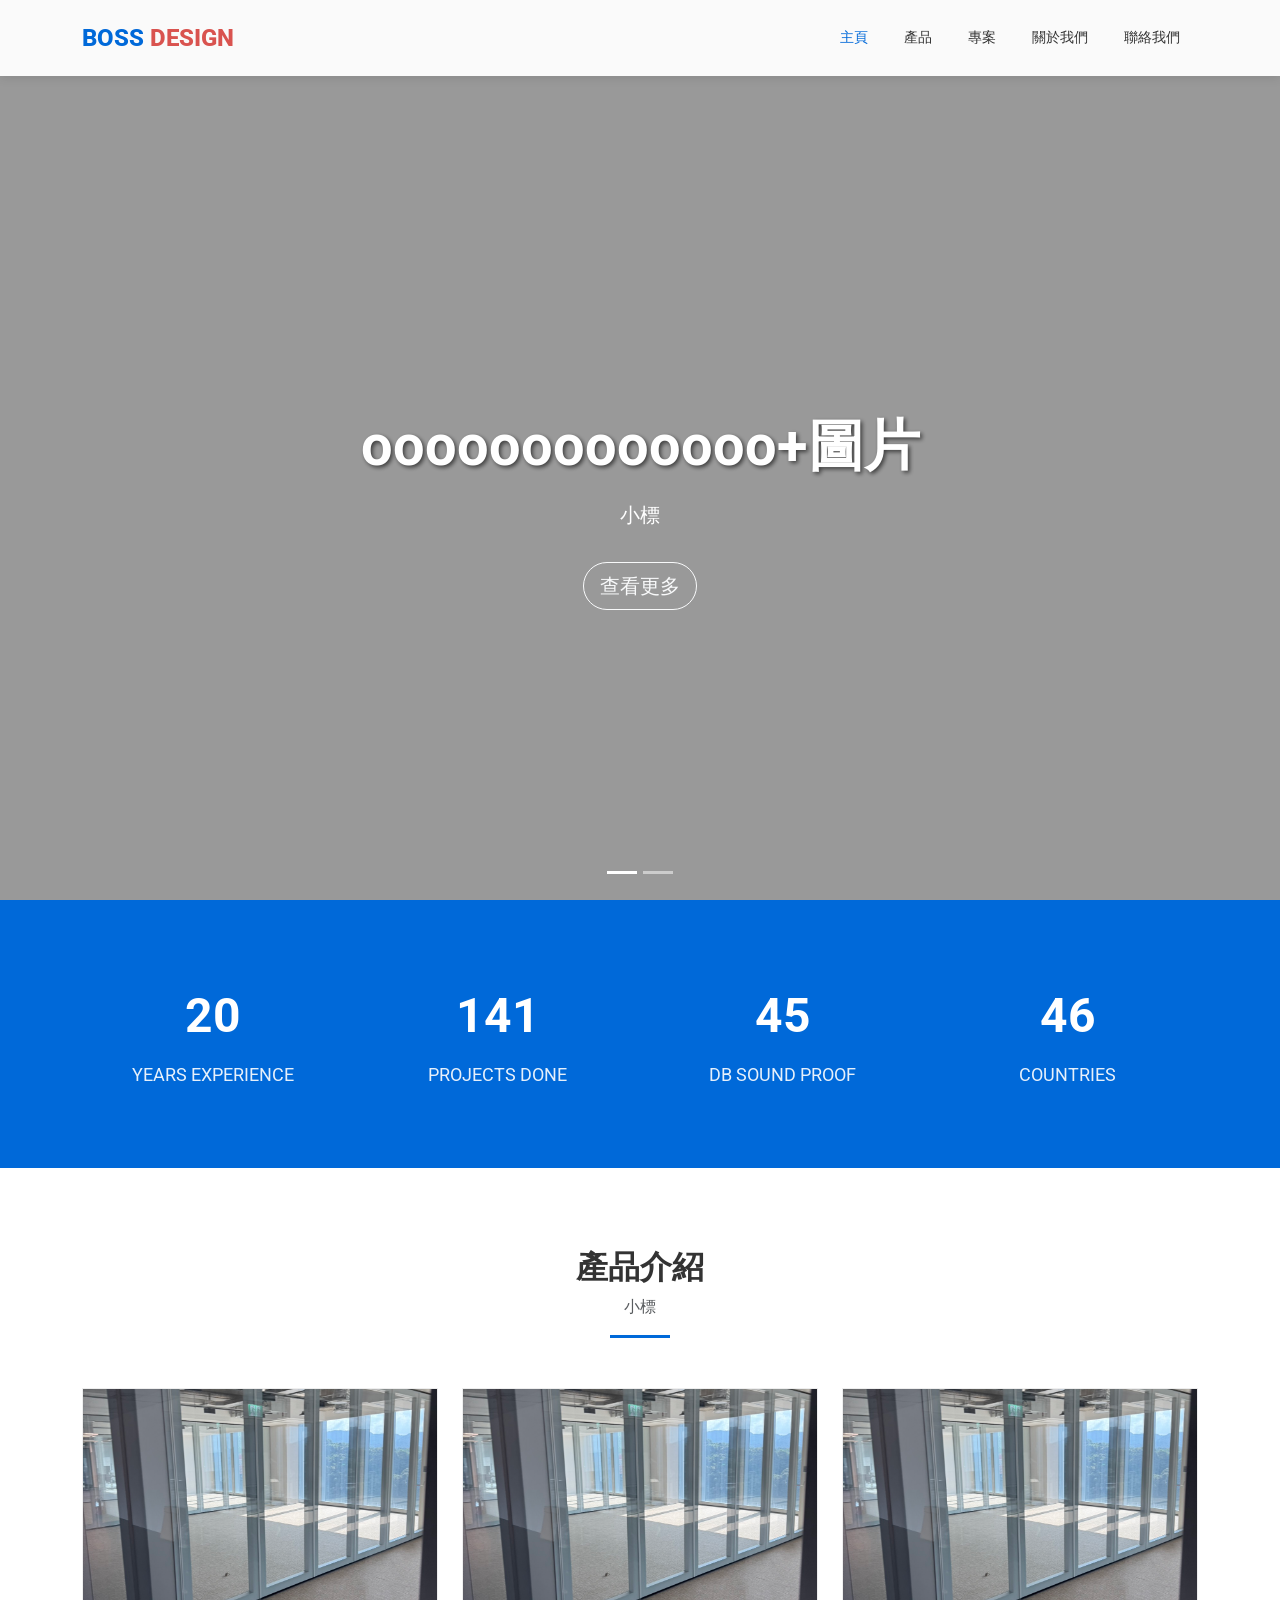
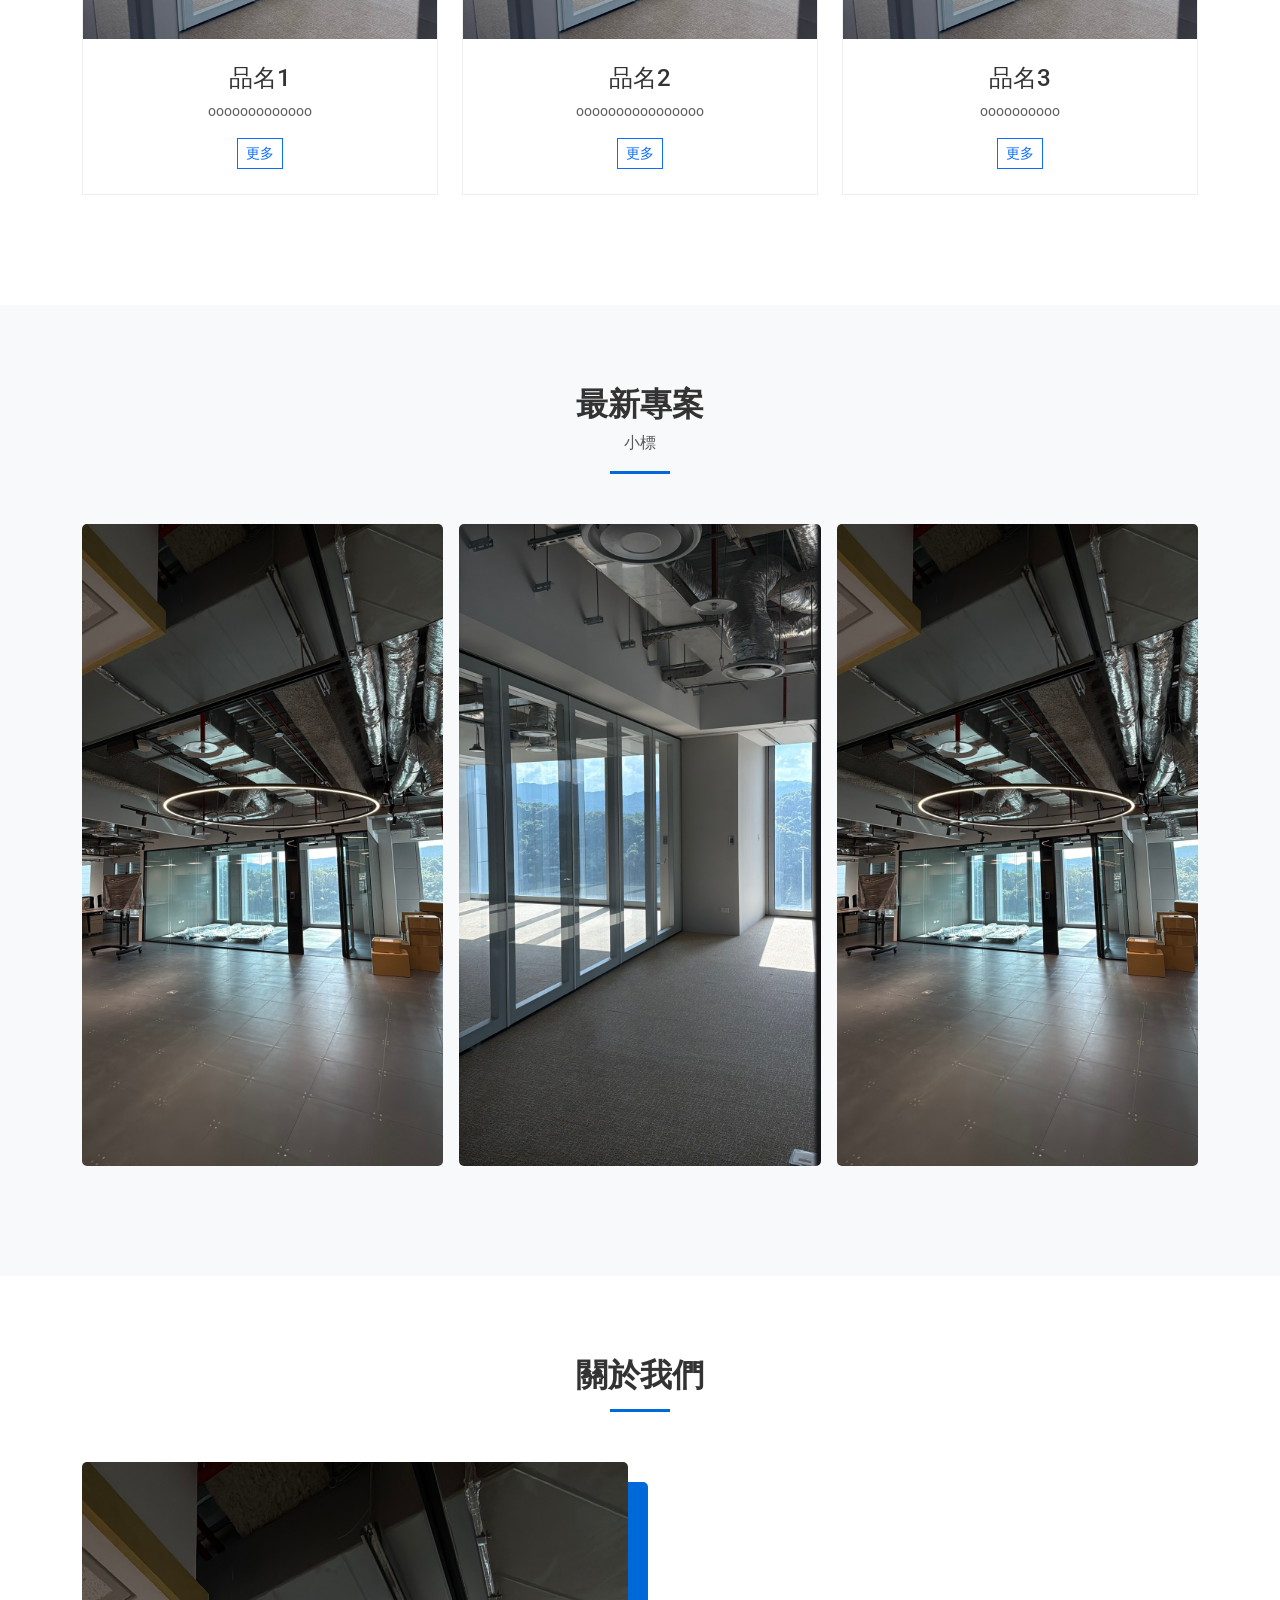
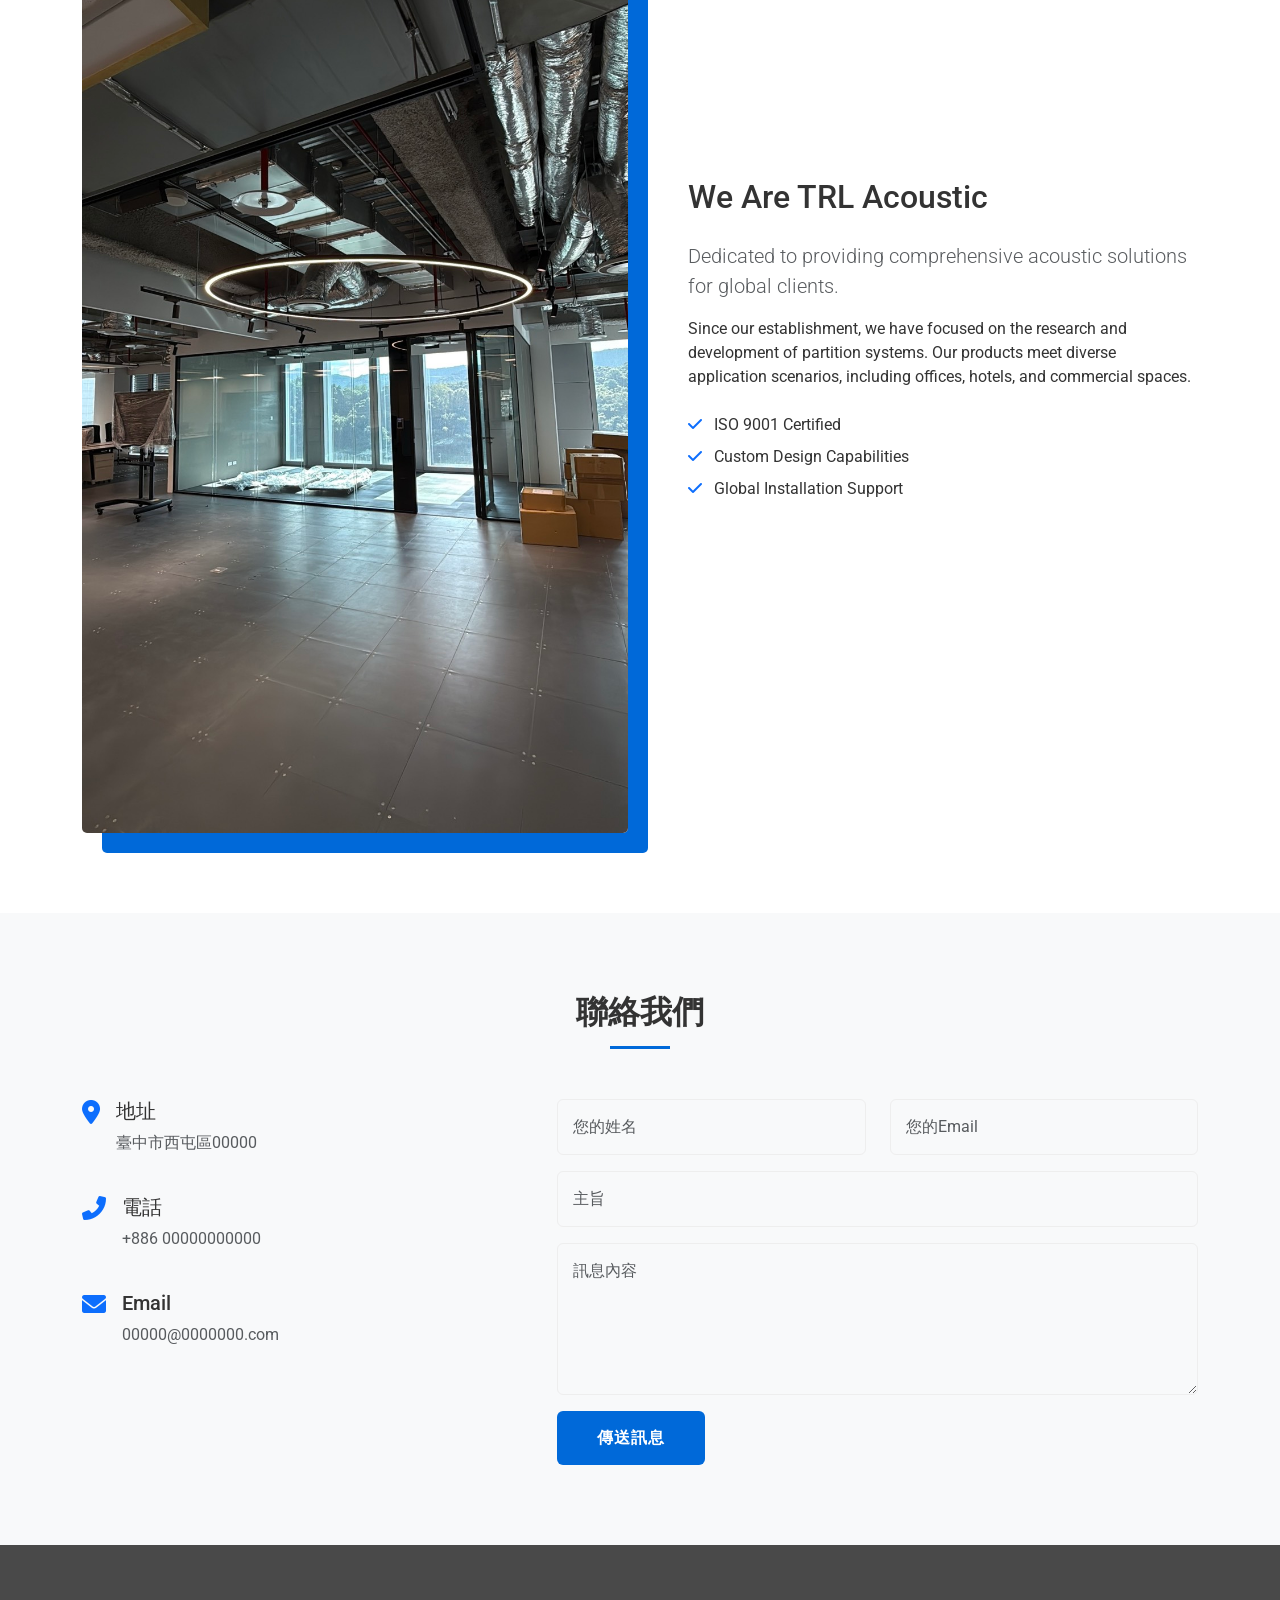
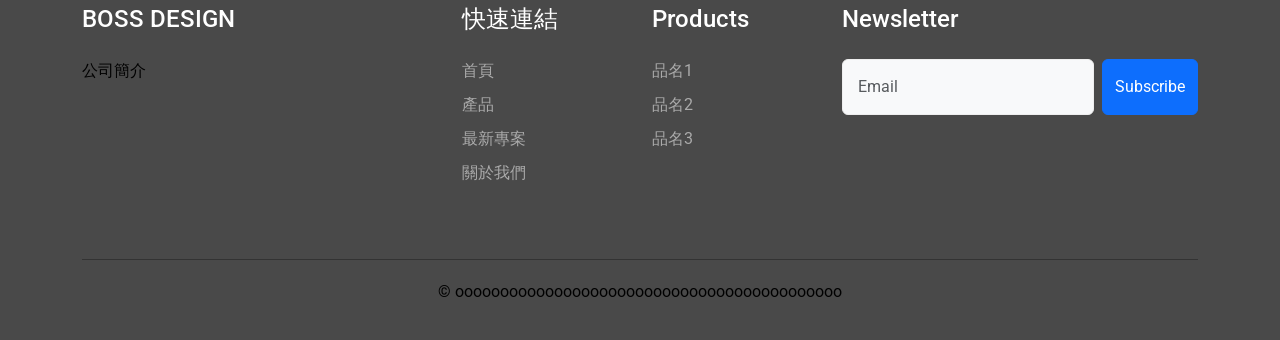
<file: esd2.html>
<!DOCTYPE html> <!-- HTML5 文件類型宣告 -->
<html lang="zh-TW"> <!-- HTML 根元素，設定語言為繁體中文 -->
<head> <!-- 網頁頭部區塊開始，包含元資料與樣式 -->
    <!-- 網頁基本設定：字元編碼、響應式視窗、頁面標題 -->
    <meta charset="UTF-8"> <!-- 設定字元編碼為 UTF-8，支援多國語言 -->
    <meta name="viewport" content="width=device-width, initial-scale=1.0"> <!-- 響應式設計：視窗寬度等於裝置寬度，初始縮放比例 1.0 -->
    <title>TRL Acoustic - Global Partition Solutions</title> <!-- 瀏覽器標籤頁顯示的網頁標題 -->
    
    <!-- 引入外部資源庫：Bootstrap 5 框架、Font Awesome 圖示、Roboto 字體 -->
    <link href="https://cdn.jsdelivr.net/npm/bootstrap@5.3.0/dist/css/bootstrap.min.css" rel="stylesheet"> <!-- 引入 Bootstrap 5 CSS 框架，提供響應式網格系統與元件樣式 -->
    <link href="https://cdnjs.cloudflare.com/ajax/libs/font-awesome/6.0.0/css/all.min.css" rel="stylesheet"> <!-- 引入 Font Awesome 6.0 圖示字體庫 -->
    <link href="https://fonts.googleapis.com/css2?family=Roboto:wght@300;400;500;700&display=swap" rel="stylesheet"> <!-- 引入 Google Fonts 的 Roboto 字體，包含 300/400/500/700 四種粗細 -->

    <style>
        /* ========================================
           全域 CSS 變數設定
           定義網站主要顏色，方便統一管理
           ======================================== */
        :root { /* CSS 根偽類選擇器，用於定義全域變數 */
            --primary-color: #0069D9;  /* 主要品牌顏色：TRL 企業藍色 (#0069D9) */
            --secondary-color: #333;   /* 次要顏色：深灰色 (#333)，用於標題與重要文字 */
            --light-bg: #f8f9fa;       /* 淺灰背景色 (#f8f9fa)，用於區塊背景 */
            --text-gray: #666;         /* 灰色文字 (#666)，用於次要說明文字 */
        } /* 變數定義結束 */

        /* 全域 body 樣式：設定字型、顏色、防止水平滾動 */
        body { /* 網頁主體樣式 */
            font-family: 'Roboto', sans-serif; /* 字體設定：優先使用 Roboto，備用無襯線字體 */
            color: var(--secondary-color); /* 文字顏色：使用深灰色變數 (#333) */
            overflow-x: hidden; /* 隱藏水平方向的滾動條，防止橫向溢出 */
        } /* body 樣式結束 */

        /* ========================================
           導航欄樣式 (Navigation)
           固定於頂部，含平滑過渡效果與陰影
           ======================================== */
        .navbar { /* 導航欄容器樣式 */
            transition: all 0.3s ease;             /* 所有屬性變化時使用 0.3 秒的緩動過渡效果 */
            background: rgba(255, 255, 255, 0.95); /* 背景色：95% 不透明度的白色，略帶透明效果 */
            box-shadow: 0 2px 10px rgba(0,0,0,0.1); /* 陰影：垂直偏移 2px，模糊半徑 10px，10% 不透明度的黑色 */
            padding: 15px 0; /* 內距：上下各 15px，左右 0 */
        } /* navbar 樣式結束 */
        .navbar-brand { /* 導航欄品牌 Logo/名稱樣式 */
            font-weight: 800; /* 字體粗細：800（超粗體） */
            font-size: 1.5rem; /* 字體大小：1.5 倍根元素字體大小（約 24px） */
            color: var(--primary-color) !important; /* 文字顏色：企業藍色，!important 強制覆蓋其他樣式 */
            text-transform: uppercase; /* 文字轉換：全部轉為大寫字母 */
        } /* navbar-brand 樣式結束 */
        .navbar-brand span { color: #d9534f; } /* 品牌名稱中的 span 元素：紅色強調 (#d9534f) */
        .nav-link { /* 導航連結樣式 */
            color: #333 !important; /* 文字顏色：深灰色，強制覆蓋 */
            font-weight: 500; /* 字體粗細：500（中等粗體） */
            margin: 0 10px; /* 外距：上下 0，左右各 10px */
            text-transform: uppercase; /* 文字轉換：全部大寫 */
            font-size: 0.9rem; /* 字體大小：0.9 倍根元素字體（約 14.4px） */
        } /* nav-link 樣式結束 */
        .nav-link:hover, .nav-link.active { /* 導航連結的懸停狀態與啟用狀態 */
            color: var(--primary-color) !important; /* 懸停或啟用時變為企業藍色 */
        } /* hover/active 樣式結束 */

        /* ========================================
           輪播橫幅樣式 (Carousel Hero)
           首頁全螢幕輪播圖效果
           ======================================== */
        .carousel-item { /* 輪播項目容器 */
            height: 100vh;     /* 高度：100% 視窗高度（viewport height），達到全螢幕效果 */
            min-height: 500px; /* 最小高度：500px，防止在小螢幕上過度壓縮 */
            background: no-repeat center center scroll; /* 背景：不重複、水平垂直置中、隨頁面滾動 */
            background-size: cover; /* 背景大小：覆蓋整個容器，保持比例裁切 */
        } /* carousel-item 樣式結束 */
        .carousel-caption { /* 輪播文字說明區塊 */
            bottom: 30%; /* 距離底部 30% 的位置 */
            z-index: 2; /* 堆疊順序：2，顯示在遮罩層之上 */
        } /* carousel-caption 樣式結束 */
        .carousel-caption h1 { /* 輪播主標題樣式 */
            font-size: 3.5rem; /* 字體大小：3.5 倍根元素字體（約 56px） */
            font-weight: 700; /* 字體粗細：700（粗體） */
            text-shadow: 2px 2px 4px rgba(0,0,0,0.6); /* 文字陰影：右下偏移 2px，模糊 4px，60% 不透明黑色 */
            margin-bottom: 20px; /* 下方外距：20px */
        } /* h1 樣式結束 */
        /* 輪播圖上層的半透明黑色遮罩，讓文字更清晰 */
        .carousel-overlay { /* 輪播遮罩層 */
            position: absolute; /* 定位方式：絕對定位，脫離正常文檔流 */
            top: 0; left: 0; right: 0; bottom: 0; /* 上下左右都為 0，覆蓋整個父容器 */
            background: rgba(0, 0, 0, 0.4); /* 背景色：40% 不透明度的黑色遮罩，增強文字可讀性 */
        } /* carousel-overlay 樣式結束 */

        /* ========================================
           統計數據區塊樣式 (Stats Counter)
           展示公司業績數據（年資、專案數等）
           ======================================== */
        .stats-section { /* 統計數據區塊容器 */
            background-color: var(--primary-color); /* 背景色：使用企業藍色變數 (#0069D9) */
            color: white;                           /* 文字顏色：白色，與深色背景形成對比 */
            padding: 60px 0;                        /* 內距：上下各 60px，左右 0 */
        } /* stats-section 樣式結束 */
        .stat-item { /* 單個統計項目容器 */
            text-align: center; /* 文字對齊：置中 */
            padding: 20px; /* 內距：四周各 20px */
        } /* stat-item 樣式結束 */
        .stat-number { /* 統計數字樣式 */
            font-size: 3rem; /* 字體大小：3 倍根元素字體（約 48px） */
            font-weight: 700; /* 字體粗細：700（粗體） */
            margin-bottom: 10px; /* 下方外距：10px */
        } /* stat-number 樣式結束 */
        .stat-label { /* 統計標籤文字樣式 */
            font-size: 1.1rem; /* 字體大小：1.1 倍根元素字體（約 17.6px） */
            opacity: 0.9; /* 不透明度：90%，略微透明 */
            text-transform: uppercase; /* 文字轉換：全部大寫 */
        } /* stat-label 樣式結束 */

        /* ========================================
           產品區塊樣式 (Products)
           展示公司產品卡片與標題
           ======================================== */
        .section-padding { padding: 80px 0; }  /* 區塊內距：上下各 80px，左右 0，各區塊統一間距 */
        .section-header { /* 區塊標題容器 */
            text-align: center;   /* 文字對齊：置中 */
            margin-bottom: 50px;  /* 下方外距：50px，與下方內容保持距離 */
        } /* section-header 樣式結束 */
        .section-header h2 { /* 區塊主標題 */
            font-weight: 700; /* 字體粗細：700（粗體） */
            text-transform: uppercase; /* 文字轉換：全部大寫 */
            color: #333; /* 文字顏色：深灰色 */
        } /* h2 樣式結束 */
        .section-header .line { /* 標題下方的裝飾線 */
            width: 60px; /* 寬度：60px */
            height: 3px; /* 高度：3px */
            background: var(--primary-color); /* 背景色：企業藍色 */
            margin: 15px auto; /* 外距：上下 15px，左右自動（水平置中） */
        } /* line 樣式結束 */
        
        /* 產品卡片：鼠標懸停時會上浮並產生陰影 */
        .product-card { /* 產品卡片容器 */
            background: white; /* 背景色：白色 */
            transition: 0.3s;         /* 過渡動畫時間：0.3 秒，適用於所有可動畫屬性 */
            border: 1px solid #eee;   /* 邊框：1px 實線，淡灰色 (#eee) */
            margin-bottom: 30px; /* 下方外距：30px */
        } /* product-card 樣式結束 */
        .product-card:hover { /* 產品卡片懸停狀態 */
            box-shadow: 0 10px 30px rgba(0,0,0,0.1); /* 陰影：垂直偏移 10px，模糊 30px，10% 不透明黑色 */
            transform: translateY(-5px);             /* 變形：Y軸向上平移 5px，產生上浮效果 */
        } /* hover 樣式結束 */
        .product-img-box { /* 產品圖片容器 */
            height: 250px; /* 固定高度：250px */
            overflow: hidden; /* 溢出處理：隱藏超出部分 */
        } /* product-img-box 樣式結束 */
        .product-img-box img { /* 產品圖片本身 */
            width: 100%; /* 寬度：100% 填滿容器 */
            height: 100%; /* 高度：100% 填滿容器 */
            object-fit: cover; /* 物件適配：保持比例覆蓋容器，可能裁切 */
            transition: 0.5s; /* 過渡動畫：0.5 秒 */
        } /* img 樣式結束 */
        .product-card:hover .product-img-box img { /* 卡片懸停時的圖片效果 */
            transform: scale(1.1); /* 變形：放大至 1.1 倍，產生放大效果 */
        } /* hover img 樣式結束 */
        .product-body { padding: 25px; text-align: center; } /* 產品內容區：內距 25px，文字置中 */

        /* ========================================
           項目展示樣式 (Projects / Portfolio)
           滑鼠懸停時顯示藍色遮罩與專案資訊
           ======================================== */
        .project-item { /* 專案項目容器 */
            position: relative;      /* 定位方式：相對定位，為內部絕對定位元素提供參照 */
            overflow: hidden;        /* 溢出處理：隱藏，裁切超出容器的內容 */
            margin-bottom: 30px; /* 下方外距：30px */
            border-radius: 5px;      /* 圓角：5px，四個角都是圓角 */
        } /* project-item 樣式結束 */
        .project-item img { /* 專案圖片 */
            width: 100%; /* 寬度：100% 填滿容器 */
            transition: 0.3s; /* 過渡動畫：0.3 秒 */
        } /* img 樣式結束 */
        /* 專案項目的懸停遮罩層：預設隱藏，滑鼠移入時顯示 */
        .project-overlay { /* 專案遮罩層 */
            position: absolute; /* 定位方式：絕對定位，相對於 project-item */
            top: 0; left: 0; right: 0; bottom: 0; /* 上下左右都為 0，覆蓋整個父容器 */
            background: rgba(0, 105, 217, 0.9); /* 背景色：90% 不透明度的藍色遮罩 (rgba) */
            display: flex; /* 顯示方式：彈性盒子布局 */
            flex-direction: column;   /* Flex 方向：垂直排列子元素（由上到下） */
            align-items: center;      /* 交叉軸對齊：置中（水平置中） */
            justify-content: center;  /* 主軸對齊：置中（垂直置中） */
            opacity: 0;               /* 不透明度：0，完全透明（預設隱藏） */
            transition: 0.3s;         /* 過渡動畫：0.3 秒，產生漸變效果 */
            color: white; /* 文字顏色：白色 */
        } /* project-overlay 樣式結束 */
        /* 滑鼠移入時顯示遮罩 */
        .project-item:hover .project-overlay { opacity: 1; } /* 懸停時不透明度變為 1，完全顯示 */

        /* ========================================
           關於我們區塊樣式 (About Us)
           介紹公司背景與優勢
           ======================================== */
        .about-section { background-color: var(--light-bg); } /* 關於我們區塊：背景色使用淺灰變數 (#f8f9fa) */
        .about-img { /* 關於我們的圖片 */
            border-radius: 5px; /* 圓角：5px */
            box-shadow: 20px 20px 0px var(--primary-color); /* 陰影：右下偏移 20px，無模糊，企業藍色，產生裝飾效果 */
        } /* about-img 樣式結束 */

        /* ========================================
           聯絡表單樣式 (Contact Form)
           訪客可透過此表單與公司聯繫
           ======================================== */
        .contact-section { background: white; } /* 聯絡區塊：白色背景 */
        .form-control { /* 表單輸入控制元件 */
            padding: 15px;           /* 內距：四周各 15px，增加輸入框內部空間 */
            border-radius: 10;        /* 圓角半徑：10px（原註解有誤，實際有圓角） */
            background: #f8f9fa;     /* 背景色：淺灰色 */
            border: 1px solid #eee;  /* 邊框：1px 實線，淺灰色 */
        } /* form-control 樣式結束 */
        .form-control:focus { /* 輸入框獲得焦點時的樣式 */
            box-shadow: none; /* 陰影：無，移除預設的焦點陰影 */
            border-color: var(--primary-color); /* 邊框顏色：變為企業藍色 */
            background: white; /* 背景色：變為白色 */
        } /* focus 樣式結束 */
        .btn-submit { /* 提交按鈕樣式 */
            background: var(--primary-color); /* 背景色：企業藍色 */
            color: white; /* 文字顏色：白色 */
            padding: 15px 40px; /* 內距：上下 15px，左右 40px */
            border: none; /* 邊框：無 */
            text-transform: uppercase; /* 文字轉換：全部大寫 */
            font-weight: bold; /* 字體粗細：粗體 */
            letter-spacing: 1px; /* 字母間距：1px */
            transition: 0.3s; /* 過渡動畫：0.3 秒 */
        } /* btn-submit 樣式結束 */
        .btn-submit:hover { background: #0056b3; } /* 按鈕懸停時：背景變為深藍色 */

        /* ========================================
           頁尾樣式 (Footer)
           包含公司資訊、快速連結、訂閱表單
           ======================================== */
        footer { /* 頁尾區塊 */
            background: #494949;  /* 背景色：深灰色 (#494949) */
            color: #000000;          /* 文字顏色：黑色（原註解為灰色，實際為黑色） */
            padding: 60px 0 20px; /* 內距：上 60px，左右 0，下 20px */
        } /* footer 樣式結束 */
        footer h4 { color: white; margin-bottom: 25px; } /* 頁尾標題：白色文字，下方外距 25px */
        footer a { /* 頁尾連結 */
            color: #aaa; /* 文字顏色：淺灰色 */
            text-decoration: none; /* 文字裝飾：無底線 */
            display: block; /* 顯示方式：塊級元素，獨占一行 */
            margin-bottom: 10px; /* 下方外距：10px */
            transition: 0.3s; /* 過渡動畫：0.3 秒 */
        } /* footer a 樣式結束 */
        footer a:hover { /* 頁尾連結懸停狀態 */
            color: var(--primary-color); /* 文字顏色：變為企業藍色 */
            padding-left: 5px; /* 左側內距：5px，產生向右移動效果 */
        } /* hover 樣式結束 */
        .footer-bottom { /* 頁尾底部區塊 */
            border-top: 1px solid #333; /* 上邊框：1px 實線深灰色 */
            margin-top: 40px; /* 上方外距：40px */
            padding-top: 20px; /* 上方內距：20px */
            text-align: center; /* 文字對齊：置中 */
        } /* footer-bottom 樣式結束 */

        /* ========================================
           響應式設計 (Responsive)
           針對平板與手機的畫面調整
           ======================================== */
        @media (max-width: 768px) { /* 媒體查詢：當螢幕寬度小於等於 768px 時（平板與手機） */
            .carousel-caption h1 { font-size: 2rem; }  /* 輪播標題：字體縮小至 2rem（約 32px） */
            .stat-number { font-size: 2rem; }          /* 統計數字：字體縮小至 2rem */
        } /* 媒體查詢結束 */
    </style> <!-- CSS 樣式區塊結束 -->
</head> <!-- 網頁頭部區塊結束 -->

<body> <!-- 網頁主體開始 -->

    <!-- ========================================
         導航欄區塊 (Navigation Bar)
         固定於頁面頂部的導航選單
         ======================================== -->
    <nav class="navbar navbar-expand-lg fixed-top" id="mainNav"> <!-- 導航欄：Bootstrap 樣式、大螢幕可展開、固定於頂部、ID 為 mainNav -->
        <div class="container"> <!-- Bootstrap 容器，自動調整寬度並置中 -->
            <a class="navbar-brand" href="#">BOSS <span>DESIGN</span></a> <!-- 品牌 Logo/名稱，點擊回到頂部，span 用於紅色強調 -->
            <button class="navbar-toggler" type="button" data-bs-toggle="collapse" data-bs-target="#navbarContent"> <!-- 手機版選單切換按鈕 -->
                <span class="navbar-toggler-icon"></span> <!-- 漢堡選單圖示 -->
            </button> <!-- 按鈕結束 -->
            <div class="collapse navbar-collapse" id="navbarContent"> <!-- 可折疊的導航選單內容區 -->
                <ul class="navbar-nav ms-auto"> <!-- 導航選單列表，ms-auto 使其靠右對齊 -->
                    <li class="nav-item"><a class="nav-link active" href="#home">主頁</a></li> <!-- 導航項目：首頁，active 表示當前頁面 -->
                    <li class="nav-item"><a class="nav-link" href="#products">產品</a></li> <!-- 導航項目：產品頁 -->
                    <li class="nav-item"><a class="nav-link" href="#projects">專案</a></li> <!-- 導航項目：專案頁 -->
                    <li class="nav-item"><a class="nav-link" href="#about">關於我們</a></li> <!-- 導航項目：關於我們 -->
                    <li class="nav-item"><a class="nav-link" href="#contact">聯絡我們</a></li> <!-- 導航項目：聯絡我們 -->
                </ul> <!-- 導航列表結束 -->
            </div> <!-- 折疊內容區結束 -->
        </div> <!-- 容器結束 -->
    </nav> <!-- 導航欄結束 -->

    <!-- ========================================
         首頁輪播橫幅 (Hero Carousel)
         自動輪播的全螢幕圖片展示區
         ======================================== -->
    <header id="home" class="carousel slide" data-bs-ride="carousel" data-bs-interval="10000"> <!-- 首頁輪播標籤：ID 為 home，Bootstrap 輪播樣式，自動輪播，每 5000 毫秒（5秒）切換一次 -->
        <div class="carousel-indicators"> <!-- 輪播指示器容器（底部小點點） -->
            <button type="button" data-bs-target="#home" data-bs-slide-to="0" class="active"></button> <!-- 第一張圖的指示器按鈕，active 表示當前顯示 -->
            <button type="button" data-bs-target="#home" data-bs-slide-to="1"></button> <!-- 第二張圖的指示器按鈕 -->
        </div> <!-- 指示器容器結束 -->
        <div class="carousel-inner"> <!-- 輪播內容容器，包含所有輪播項目 -->
            <div class="carousel-item active" style="background-image: url('')"> <!-- 第一個輪播項目，active 表示預設顯示，背景圖片為 S__4833364.jpg -->
                <div class="carousel-overlay"></div> <!-- 半透明黑色遮罩層，增強文字可讀性 -->
                <div class="carousel-caption"> <!-- 輪播文字說明區 -->
                    <div class="container"> <!-- Bootstrap 容器 -->
                        <h1 class="animate-up">ooooooooooooo+圖片</h1> <!-- 主標題：全球聲學解決方案 -->
                        <p class="lead">小標</p> <!-- 引導文字（lead 類別使字體較大） -->
                        <a href="#products" class="btn btn-outline-light btn-lg mt-3 rounded-5">查看更多</a> <!-- 按鈕：查看產品，主要顏色、大尺寸、上方外距 3、無圓角 -->
                    </div> <!-- 容器結束 -->
                </div> <!-- 說明區結束 -->
            </div> <!-- 第一個輪播項目結束 -->
            <div class="carousel-item" style="background-image: url('')"> <!-- 第二個輪播項目，背景圖片為 S__4833352_0.jpg -->
                <div class="carousel-overlay"></div> <!-- 半透明黑色遮罩層 -->
                <div class="carousel-caption"> <!-- 輪播文字說明區 -->
                    <div class="container"> <!-- Bootstrap 容器 -->
                        <h1>ooooooooooooo+圖片</h1> <!-- 主標題：STC 等級高達 45 分貝 -->
                        <p class="lead">小標</p> <!-- 引導文字 -->
                        <a href="#contact" class="btn btn-outline-light btn-lg mt-3 rounded-5">聯絡我們</a> <!-- 按鈕：聯繫我們，白色輪廓、大尺寸、上方外距 3、無圓角 -->
                    </div> <!-- 容器結束 -->
                </div> <!-- 說明區結束 -->
            </div> <!-- 第二個輪播項目結束 -->
        </div> <!-- 輪播內容容器結束 -->
    </header> <!-- 輪播標題區結束 -->

    <!-- ========================================
         統計數據區塊 (Statistics Section)
         展示公司年資、專案數、隔音等級等數據
         具有數字跳動動畫效果
         ======================================== -->
    <section class="stats-section"> <!-- 統計數據區塊，藍色背景 -->
        <div class="container"> <!-- Bootstrap 容器 -->
            <div class="row"> <!-- Bootstrap 行，包含多個欄位 -->
                <div class="col-md-3 stat-item"> <!-- 第一個統計項目，中等螢幕以上佔 1/4 寬度 -->
                    <div class="stat-number" data-target="20">0</div> <!-- 統計數字，目標值 20，起始值 0，用於 JavaScript 動畫 -->
                    <div class="stat-label">Years Experience</div> <!-- 統計標籤：年資 -->
                </div> <!-- 第一個統計項目結束 -->
                <div class="col-md-3 stat-item"> <!-- 第二個統計項目 -->
                    <div class="stat-number" data-target="500">0</div> <!-- 統計數字，目標值 500 -->
                    <div class="stat-label">Projects Done</div> <!-- 統計標籤：完成專案數 -->
                </div> <!-- 第二個統計項目結束 -->
                <div class="col-md-3 stat-item"> <!-- 第三個統計項目 -->
                    <div class="stat-number" data-target="45">0</div> <!-- 統計數字，目標值 45 -->
                    <div class="stat-label">dB Sound Proof</div> <!-- 統計標籤：分貝隔音等級 -->
                </div> <!-- 第三個統計項目結束 -->
                <div class="col-md-3 stat-item"> <!-- 第四個統計項目 -->
                    <div class="stat-number" data-target="100">0</div> <!-- 統計數字，目標值 100 -->
                    <div class="stat-label">COUNTRIES</div> <!-- 統計標籤：國家數量 -->
                </div> <!-- 第四個統計項目結束 -->
            </div> <!-- 行結束 -->
        </div> <!-- 容器結束 -->
    </section> <!-- 統計數據區塊結束 -->

    <!-- ========================================
         產品展示區塊 (Products Section)
         展示公司主要產品（雙層玻璃、單層玻璃、隔音門）
         ======================================== -->
    <section id="products" class="section-padding"> <!-- 產品展示區塊，ID 為 products，上下內距 80px -->
        <div class="container"> <!-- Bootstrap 容器 -->
            <div class="section-header"> <!-- 區塊標題容器 -->
                <h2>產品介紹</h2> <!-- 主標題：我們的產品 -->
                <p class="text-muted">小標</p>
                <div class="line"></div> <!-- 裝飾用藍色細線 -->
                <!-- 副標題：高端隔間與門系統，text-muted 使文字顏色變淡 -->
            </div> <!-- 標題容器結束 -->
            <div class="row"> <!-- Bootstrap 行，包含產品卡片 -->
                <div class="col-lg-4 col-md-6"> <!-- 第一個產品欄位：大螢幕 1/3 寬度，中等螢幕 1/2 寬度 -->
                    <div class="product-card"> <!-- 產品卡片容器 -->
                        <div class="product-img-box"> <!-- 產品圖片容器，高度 250px -->
                            <img src="S__4833352_0.jpg" alt="Product"> <!-- 產品圖片，alt 屬性為圖片替代文字 -->
                        </div> <!-- 圖片容器結束 -->
                        <div class="product-body"> <!-- 產品內容區，內距 25px，文字置中 -->
                            <h4>品名1</h4> <!-- 產品名稱 -->
                            <p class="text-muted small">ooooooooooooo</p> <!-- 產品圖片（注釋：照片） -->
                            <a href="#" class="btn btn-outline-primary btn-sm rounded-0">更多</a> <!-- 「了解更多」按鈕，藍色輪廓、小尺寸、無圓角 -->
                        </div> <!-- 內容區結束 -->
                    </div> <!-- 產品卡片結束 -->
                </div> <!-- 第一個產品欄位結束 -->
                <div class="col-lg-4 col-md-6"> <!-- 第二個產品欄位 -->
                    <div class="product-card"> <!-- 產品卡片容器 -->
                        <div class="product-img-box"> <!-- 產品圖片容器 -->
                            <img src="S__4833352_0.jpg" alt="Product"> <!-- 產品圖片（注釋：照片） -->
                        </div> <!-- 圖片容器結束 -->
                        <div class="product-body"> <!-- 產品內容區 -->
                            <h4>品名2</h4> <!-- 產品名稱 2 -->
                            <p class="text-muted small">oooooooooooooooo</p> <!-- 產品描述：輕薄外型，最大透明度 -->
                            <a href="#" class="btn btn-outline-primary btn-sm rounded-0">更多</a> <!-- 「了解更多」按鈕 -->
                        </div> <!-- 內容區結束 -->
                    </div> <!-- 產品卡片結束 -->
                </div> <!-- 第二個產品欄位結束 -->
                <div class="col-lg-4 col-md-6"> <!-- 第三個產品欄位 -->
                    <div class="product-card"> <!-- 產品卡片容器 -->
                        <div class="product-img-box"> <!-- 產品圖片容器 -->
                            <img src="S__4833352_0.jpg" alt="Product"> <!-- 產品圖片（注釋：照片） -->
                        </div> <!-- 圖片容器結束 -->
                        <div class="product-body"> <!-- 產品內容區 -->
                            <h4>品名3</h4> <!-- 產品名稱 3 -->
                            <p class="text-muted small">oooooooooo</p> <!-- 產品描述：推拉門解決方案 -->
                            <a href="#" class="btn btn-outline-primary btn-sm rounded-0">更多</a> <!-- 「了解更多」按鈕 -->
                        </div> <!-- 內容區結束 -->
                    </div> <!-- 產品卡片結束 -->
                </div> <!-- 第三個產品欄位結束 -->
            </div> <!-- 行結束 -->
        </div> <!-- 容器結束 -->
    </section> <!-- 產品展示區塊結束 -->

    <!-- ========================================
         專案作品集區塊 (Projects Portfolio)
         展示已完成的專案案例
         點擊可開啟 Modal 查看詳細資訊
         ======================================== -->
    <section id="projects" class="section-padding bg-light"> <!-- 專案作品集區塊，ID 為 projects，上下內距 80px，淺灰背景 -->
        <div class="container"> <!-- Bootstrap 容器 -->
            <div class="section-header"> <!-- 區塊標題容器 -->
                <h2>最新專案</h2> <!-- 主標題：最新專案 -->
                <p class="text-muted">小標</p>
                <div class="line"></div> <!-- 裝飾用藍色細線 -->
            </div> <!-- 標題容器結束 -->
            <div class="row g-3"> <!-- Bootstrap 行，間距為 3（1rem） -->
                <div class="col-md-4"> <!-- 第一個專案欄位，中等螢幕以上佔 1/3 寬度 -->
                    <div class="project-item" data-bs-toggle="modal" data-bs-target="#projectModal"> <!-- 專案項目容器，點擊時開啟 ID 為 projectModal 的彈出視窗 -->
                        <img src="S__4833350_0.jpg" alt="Project 1"> <!-- 專案圖片 -->
                        <div class="project-overlay"> <!-- 懸停遮罩層，預設隱藏 -->
                            <h5>Oooooooooooo</h5> <!-- 專案名稱：辦公室升級 -->
                            <p>place</p> <!-- 專案地點：中國廣州 -->
                            <i class="fas fa-plus-circle fa-2x"></i> <!-- Font Awesome 加號圓形圖示，2倍大小 -->
                        </div> <!-- 遮罩層結束 -->
                    </div> <!-- 專案項目容器結束 -->
                </div> <!-- 第一個專案欄位結束 -->
                <div class="col-md-4"> <!-- 第二個專案欄位 -->
                    <div class="project-item" data-bs-toggle="modal" data-bs-target="#projectModal"> <!-- 專案項目容器 -->
                        <img src="S__4833351_0.jpg" alt="Project 2"> <!-- 專案圖片 -->
                        <div class="project-overlay"> <!-- 懸停遮罩層 -->
                            <h5>ooooooooooo</h5> <!-- 專案名稱：會議室 -->
                            <p>place2</p> <!-- 專案地點：中國上海 -->
                            <i class="fas fa-plus-circle fa-2x"></i> <!-- 加號圖示 -->
                        </div> <!-- 遮罩層結束 -->
                    </div> <!-- 專案項目容器結束 -->
                </div> <!-- 第二個專案欄位結束 -->
                <div class="col-md-4"> <!-- 第三個專案欄位 -->
                    <div class="project-item" data-bs-toggle="modal" data-bs-target="#projectModal"> <!-- 專案項目容器 -->
                        <img src="S__4833350_0.jpg" alt="Project 3"> <!-- 專案圖片 -->
                        <div class="project-overlay"> <!-- 懸停遮罩層 -->
                            <h5>oooooooooooooooo</h5> <!-- 專案名稱：共享辦公空間 -->
                            <p>place3</p> <!-- 專案地點：中國深圳 -->
                            <i class="fas fa-plus-circle fa-2x"></i> <!-- 加號圖示 -->
                        </div> <!-- 遮罩層結束 -->
                    </div> <!-- 專案項目容器結束 -->
                </div> <!-- 第三個專案欄位結束 -->
            </div> <!-- 行結束 -->
        </div> <!-- 容器結束 -->
    </section> <!-- 專案作品集區塊結束 -->

    <!-- ========================================
         關於我們區塊 (About Us Section)
         介紹公司歷史、理念與認證資訊
         ======================================== -->
    <section id="about" class="section-padding"> <!-- 關於我們區塊，ID 為 about，上下內距 80px -->
        <div class="container"> <!-- Bootstrap 容器 -->
            <div class="section-header"> <!-- 區塊標題容器 -->
                <h2>關於我們</h2> <!-- 主標題：關於我們 -->
                <div class="line"></div> <!-- 裝飾用藍色細線 -->
            </div> <!-- 標題容器結束 -->
            <div class="row align-items-center"> <!-- Bootstrap 行，垂直置中對齊 -->
                <div class="col-lg-6"> <!-- 左側欄位，大螢幕佔 1/2 寬度 -->
                    <img src="S__4833350_0.jpg" class="img-fluid about-img" alt="About Us"> <!-- 關於我們的圖片，img-fluid 使圖片響應式，about-img 添加特殊樣式和陰影 -->
                </div> <!-- 左側欄位結束 -->
                <div class="col-lg-6 ps-lg-5 mt-4 mt-lg-0"> <!-- 右側欄位，大螢幕左側內距 3rem，小螢幕上方外距 1.5rem，大螢幕上方外距 0 -->
                    <h2 class="mb-4 font-weight-bold">We Are TRL Acoustic</h2> <!-- 主標題：我們是 TRL Acoustic，下方外距 1.5rem，粗體 -->
                    <p class="lead text-muted">Dedicated to providing comprehensive acoustic solutions for global clients.</p> <!-- 引導文字，灰色 -->
                    <p>Since our establishment, we have focused on the research and development of partition systems. Our products meet diverse application scenarios, including offices, hotels, and commercial spaces.</p> <!-- 段落文字 -->
                    <ul class="list-unstyled mt-4"> <!-- 無項目符號列表，上方外距 1.5rem -->
                        <li class="mb-2"><i class="fas fa-check text-primary me-2"></i> ISO 9001 Certified</li> <!-- 列表項目 1，下方外距 0.5rem，藍色打勾圖示 -->
                        <li class="mb-2"><i class="fas fa-check text-primary me-2"></i> Custom Design Capabilities</li> <!-- 列表項目 2 -->
                        <li class="mb-2"><i class="fas fa-check text-primary me-2"></i> Global Installation Support</li> <!-- 列表項目 3 -->
                    </ul> <!-- 列表結束 -->
                </div> <!-- 右側欄位結束 -->
            </div> <!-- 行結束 -->
        </div> <!-- 容器結束 -->
    </section> <!-- 關於我們區塊結束 -->

    <!-- ========================================
         聯絡我們區塊 (Contact Section)
         包含公司聯絡資訊與聯絡表單
         ======================================== -->
    <section id="contact" class="section-padding bg-light"> <!-- 聯絡我們區塊，ID 為 contact，上下內距 80px，淺灰背景 -->
        <div class="container"> <!-- Bootstrap 容器 -->
            <div class="section-header"> <!-- 區塊標題容器 -->
                <h2>聯絡我們</h2> <!-- 主標題：與我們聯繫 -->
                <div class="line"></div> <!-- 裝飾用藍色細線 -->
            </div> <!-- 標題容器結束 -->
            <div class="row"> <!-- Bootstrap 行 -->
                <div class="col-lg-5 mb-5"> <!-- 左側欄位，大螢幕佔 5/12 寬度，下方外距 3rem -->
                    <div class="d-flex mb-4"> <!-- Flex 容器，下方外距 1.5rem -->
                        <div class="text-primary h4 me-3"><i class="fas fa-map-marker-alt"></i></div> <!-- 圖示區：藍色、h4 字體大小、右側外距 1rem，地址圖示 -->
                        <div> <!-- 文字區 -->
                            <h5>地址</h5> <!-- 標題：地址 -->
                            <p class="text-muted">臺中市西屯區00000</p> <!-- 地址資訊，灰色文字 -->
                        </div> <!-- 文字區結束 -->
                    </div> <!-- Flex 容器結束 -->
                    <div class="d-flex mb-4"> <!-- 第二個 Flex 容器 -->
                        <div class="text-primary h4 me-3"><i class="fas fa-phone-alt"></i></div> <!-- 電話圖示 -->
                        <div> <!-- 文字區 -->
                            <h5>電話</h5> <!-- 標題：電話 -->
                            <p class="text-muted">+886 00000000000</p> <!-- 電話號碼 -->
                        </div> <!-- 文字區結束 -->
                    </div> <!-- Flex 容器結束 -->
                    <div class="d-flex mb-4"> <!-- 第三個 Flex 容器 -->
                        <div class="text-primary h4 me-3"><i class="fas fa-envelope"></i></div> <!-- 信封圖示 -->
                        <div> <!-- 文字區 -->
                            <h5>Email</h5> <!-- 標題：電子郵件 -->
                            <p class="text-muted">00000@0000000.com</p> <!-- 郵箱地址 -->
                        </div> <!-- 文字區結束 -->
                    </div> <!-- Flex 容器結束 -->
                </div> <!-- 左側欄位結束 -->
                <div class="col-lg-7"> <!-- 右側欄位，大螢幕佔 7/12 寬度 -->
                    <form id="contactForm"> <!-- 聯絡表單，ID 為 contactForm，用於 JavaScript 處理 -->
                        <div class="row"> <!-- Bootstrap 行，包含水平排列的輸入框 -->
                            <div class="col-md-6 mb-3"> <!-- 第一個輸入欄位，中等螢幕以上佔 1/2 寬度，下方外距 1rem -->
                                <input type="text" class="form-control" placeholder="您的姓名" required> <!-- 文字輸入框：姓名，必填欄位 -->
                            </div> <!-- 欄位結束 -->
                            <div class="col-md-6 mb-3"> <!-- 第二個輸入欄位 -->
                                <input type="email" class="form-control" placeholder="您的Email" required> <!-- 郵件輸入框，必填 -->
                            </div> <!-- 欄位結束 -->
                        </div> <!-- 行結束 -->
                        <div class="mb-3"> <!-- 主旨輸入欄位 -->
                            <input type="text" class="form-control" placeholder="主旨"> <!-- 文字輸入框：主旨，非必填 -->
                        </div> <!-- 欄位結束 -->
                        <div class="mb-3"> <!-- 訊息輸入欄位 -->
                            <textarea class="form-control" rows="5" placeholder="訊息內容" required></textarea> <!-- 多行文字輸入框：訊息內容，5 行高，必填 -->
                        </div> <!-- 欄位結束 -->
                        <button type="submit" class="btn btn-submit">傳送訊息</button> <!-- 提交按鈕：傳送訊息 -->
                    </form> <!-- 表單結束 -->
                </div> <!-- 右側欄位結束 -->
            </div> <!-- 行結束 -->
        </div> <!-- 容器結束 -->
    </section> <!-- 聯絡我們區塊結束 -->

    <!-- ========================================
         頁尾區塊 (Footer)
         包含公司簡介、快速連結、產品列表、訂閱功能
         ======================================== -->
    <footer> <!-- 頁尾區塊開始，深灰色背景 -->
        <div class="container"> <!-- Bootstrap 容器 -->
            <div class="row"> <!-- Bootstrap 行 -->
                <div class="col-lg-4 mb-4"> <!-- 第一欄：公司簡介，大螢幕佔 1/3 寬度，下方外距 1.5rem -->
                    <h4 class="text-white">BOSS DESIGN</h4> <!-- 公司名稱，白色文字 -->
                    <p>公司簡介</p> <!-- 公司簡介 -->
                </div> <!-- 第一欄結束 -->
                <div class="col-lg-2 mb-4"> <!-- 第二欄：快速連結，大螢幕佔 1/6 寬度 -->
                    <h4>快速連結</h4> <!-- 區塊標題 -->
                    <a href="#home">首頁</a> <!-- 連結：首頁 -->
                    <a href="#products">產品</a> <!-- 連結：產品 -->
                    <a href="#projects">最新專案</a> <!-- 連結：產品 -->
                    <a href="#about">關於我們</a> <!-- 連結：關於我們 -->
                </div> <!-- 第二欄結束 -->
                <div class="col-lg-2 mb-4"> <!-- 第三欄：產品列表 -->
                    <h4>Products</h4> <!-- 區塊標題 -->
                    <a href="#">品名1</a> <!-- 連結：雙層玻璃 -->
                    <a href="#">品名2</a> <!-- 連結：單層玻璃 -->
                    <a href="#">品名3</a> <!-- 連結：門 -->
                </div> <!-- 第三欄結束 -->
                <div class="col-lg-4 mb-4"> <!-- 第四欄：訂閱功能，大螢幕佔 1/3 寬度 -->
                    <h4>Newsletter</h4> <!-- 區塊標題 -->
                    <form class="d-flex"> <!-- Flex 表單，水平排列 -->
                        <input type="email" class="form-control me-2" placeholder="Email"> <!-- 郵件輸入框，右側外距 0.5rem -->
                        <button class="btn btn-primary">Subscribe</button> <!-- 訂閱按鈕 -->
                    </form> <!-- 表單結束 -->
                </div> <!-- 第四欄結束 -->
            </div> <!-- 行結束 -->
            <div class="footer-bottom"> <!-- 頁尾底部區塊，有上邊框分隔線 -->
                <p>&copy; ooooooooooooooooooooooooooooooooooooooooooo</p> <!-- 版權聲明文字 -->
            </div> <!-- 底部區塊結束 -->
        </div> <!-- 容器結束 -->
    </footer> <!-- 頁尾區塊結束 -->

    <!-- ========================================
         專案詳情彈出視窗 (Project Detail Modal)
         點擊專案圖片時彈出，顯示詳細資訊
         ======================================== -->
    <div class="modal fade" id="projectModal" tabindex="-1" aria-hidden="true"> <!-- Bootstrap 彈出視窗，ID 為 projectModal，淡入淡出動畫，tabindex 設為 -1，預設隱藏 -->
        <div class="modal-dialog modal-lg modal-dialog-centered"> <!-- Modal 對話框：大尺寸、垂直置中 -->
            <div class="modal-content"> <!-- Modal 內容容器 -->
                <div class="modal-header"> <!-- Modal 標題區 -->
                    <h5 class="modal-title">Project Details</h5> <!-- Modal 標題：專案詳情 -->
                    <button type="button" class="btn-close" data-bs-dismiss="modal"></button> <!-- 關閉按鈕 -->
                </div> <!-- 標題區結束 -->
                <div class="modal-body text-center"> <!-- Modal 主體區，文字置中 -->
                    <img src="S__4833352_0.jpg" class="img-fluid mb-3" alt="Project Detail"> <!-- 專案詳細圖片，響應式，下方外距 1rem -->
                    <p>Here is the detailed description of this specific project. It involves high-quality acoustic glass walls installed in a modern office environment.</p> <!-- 專案描述文字 -->
                </div> <!-- 主體區結束 -->
            </div> <!-- 內容容器結束 -->
        </div> <!-- 對話框結束 -->
    </div> <!-- Modal 結束 -->

    <!-- 引入 Bootstrap JavaScript 函式庫 -->
    <script src="https://cdn.jsdelivr.net/npm/bootstrap@5.3.0/dist/js/bootstrap.bundle.min.js"></script> <!-- Bootstrap 5.3.0 JavaScript 檔案，包含 Popper.js，提供互動功能（如 Modal、Collapse 等） -->
    
    <!-- ========================================
         自訂 JavaScript 功能
         包含數字動畫、導航欄滾動效果、表單處理等
         ======================================== -->
    <script> <!-- JavaScript 程式碼區塊開始 -->
        /* ========================================
           數字動畫效果 (Number Animation)
           當使用者滑動到統計區塊時，數字會從 0 開始跳動
           使用 Intersection Observer API 偵測元素進入視窗
           ======================================== */
        const counters = document.querySelectorAll('.stat-number'); // 取得所有統計數字元素
        const speed = 200; // 控制動畫速度，數字越大越慢

        // 執行數字跳動動畫的函式
        const animateCounters = () => {
            counters.forEach(counter => {
                const updateCount = () => {
                    const target = +counter.getAttribute('data-target'); // 目標數值
                    const count = +counter.innerText;                    // 當前顯示數值
                    const inc = target / speed;                          // 每次遞增量

                    // 如果尚未達到目標值，持續遞增
                    if (count < target) {
                        counter.innerText = Math.ceil(count + inc); // 無條件進位
                        setTimeout(updateCount, 20);                 // 每 20ms 更新一次
                    } else {
                        // 達到目標值後停止
                        counter.innerText = target;
                        // 特殊處理：數字大於 100 時加上「+」號
                        if(target > 100) counter.innerText = target + '+';
                    }
                };
                updateCount();
            });
        };

        /* 使用 Intersection Observer API 偵測統計區塊是否進入視窗 */
        let options = { threshold: 0.5 }; // 當 50% 的元素進入視窗時觸發
        let observer = new IntersectionObserver((entries) => {
            entries.forEach(entry => {
                if (entry.isIntersecting) {           // 如果元素進入視窗
                    animateCounters();                 // 啟動數字動畫
                    observer.unobserve(entry.target);  // 取消觀察，只執行一次
                }
            });
        }, options);
        // 開始觀察統計區塊
        document.querySelectorAll('.stats-section').forEach(section => {
            observer.observe(section);
        });


        /* ========================================
           導航欄滾動效果 (Navbar Scroll Effect)
           往下滾動時，導航欄高度縮小並增加陰影
           ======================================== */
        window.addEventListener('scroll', function() {
            const navbar = document.querySelector('.navbar');
            // 如果向下滾動超過 50 像素
            if (window.scrollY > 50) {
                navbar.classList.add('shadow-sm');   // 增加陰影
                navbar.style.padding = '10px 0';     // 縮小導航欄高度
            } else {
                navbar.classList.remove('shadow-sm'); // 移除陰影
                navbar.style.padding = '15px 0';      // 恢復原始高度
            }
        });

        /* ========================================
           表單提交處理 (Form Submission)
           防止表單實際提交，顯示感謝訊息後清空表單
           ======================================== */
        document.getElementById('contactForm').addEventListener('submit', function(e) {
            e.preventDefault(); // 阻止表單預設提交行為
            alert('Thank you! We have received your message and will contact you shortly.');
            this.reset();       // 清空表單欄位
        });

        /* ========================================
           手機選單自動收合 (Mobile Menu Auto-close)
           在手機版點擊導航連結後，自動收起選單
           提升行動裝置使用體驗
           ======================================== */
        const navLinks = document.querySelectorAll('.nav-link');          // 所有導航連結
        const menuToggle = document.getElementById('navbarContent');      // 選單容器
        const bsCollapse = new bootstrap.Collapse(menuToggle, {toggle:false}); // Bootstrap 收合功能
        
        navLinks.forEach((l) => {
            l.addEventListener('click', () => {
                // 只有在手機版（寬度小於 992px）才執行收合
                if(window.innerWidth < 992) {
                    bsCollapse.hide(); // 收起選單
                }
            })
        });

    </script> <!-- JavaScript 程式碼區塊結束 -->
</body> <!-- 網頁主體結束 -->
</html> <!-- HTML 文件結束 -->
</file>
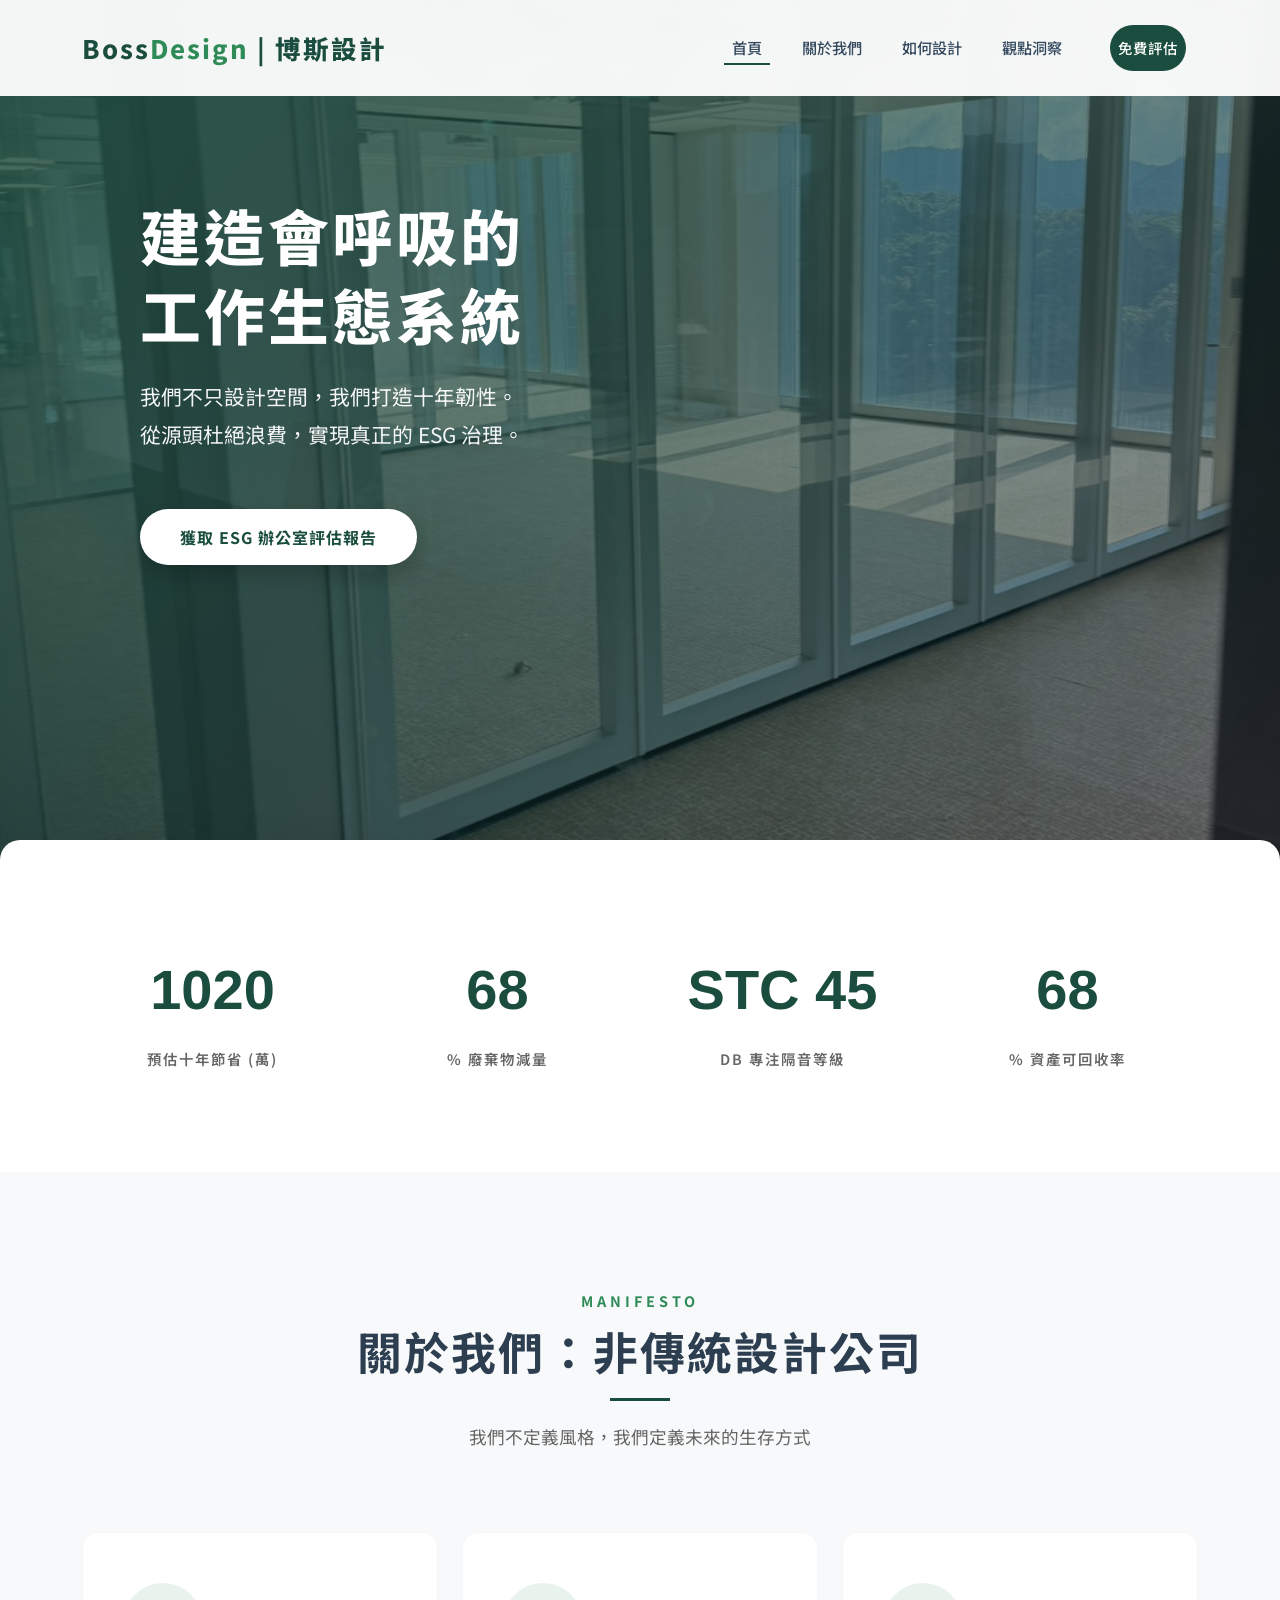
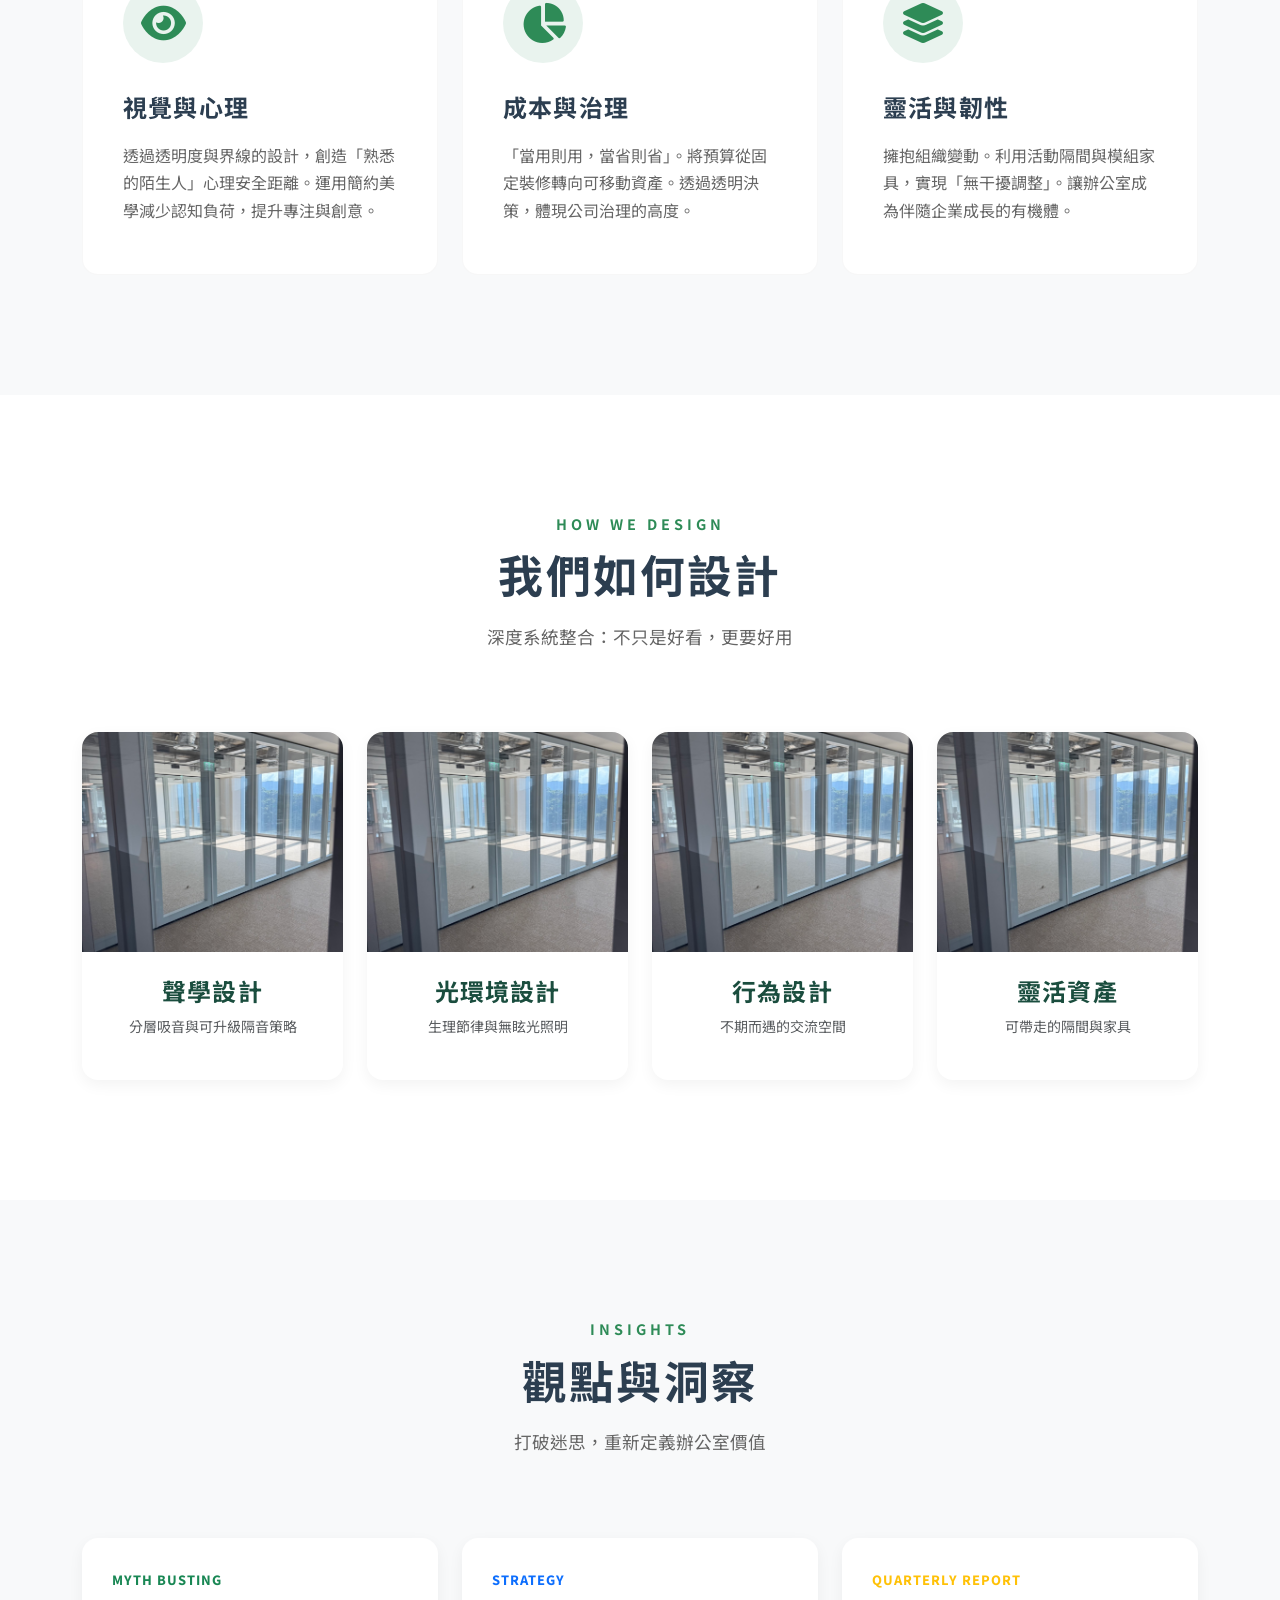
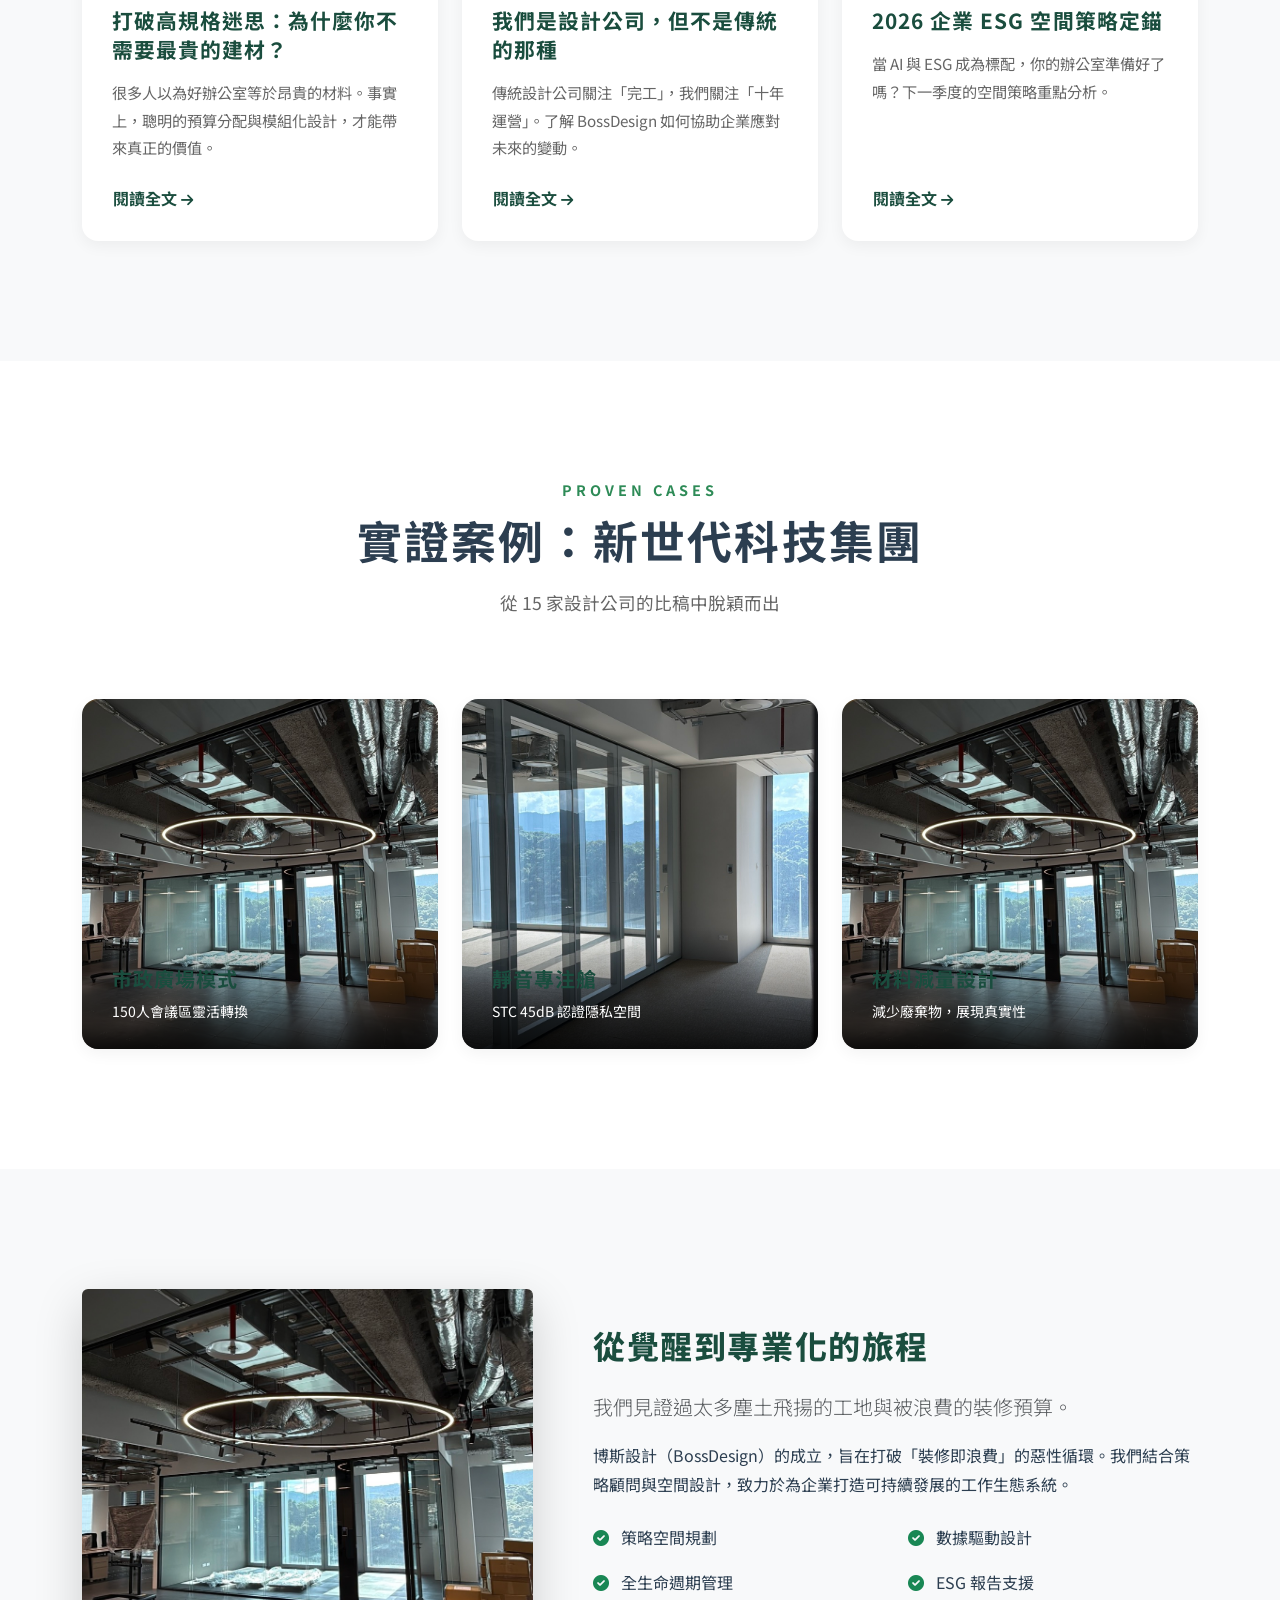
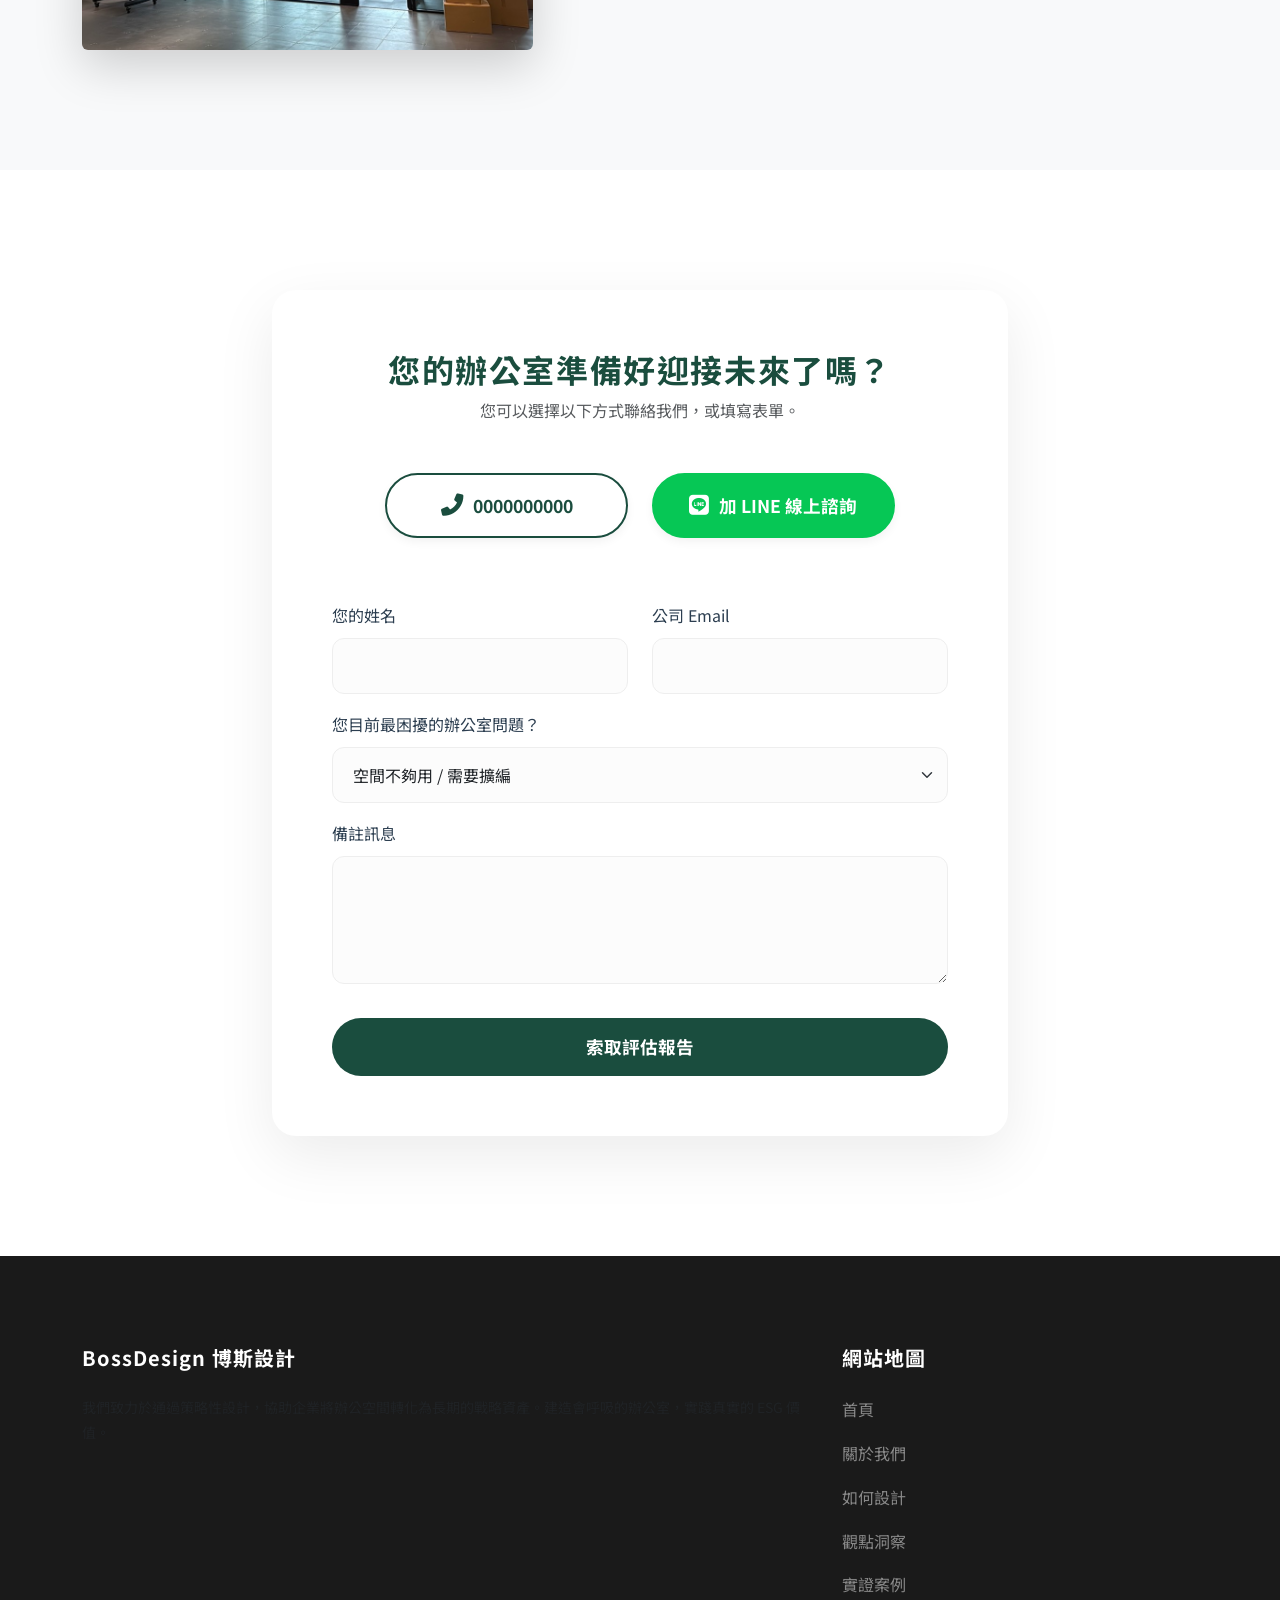
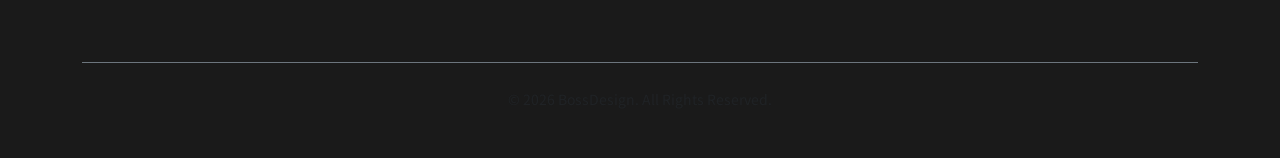
<file: esg.html>
<!DOCTYPE html>
<html lang="zh-TW">
<head>
    <meta charset="UTF-8">
    <meta name="viewport" content="width=device-width, initial-scale=1.0">
    <title>BossDesign 博斯設計 | 建造會呼吸的辦公室</title>

    <meta name="description" content="博斯設計 (BossDesign) 提供 ESG 辦公室解決方案，結合聲學、光環境與靈活隔間，為企業打造可持續、高效率的工作生態系統。">
    <meta property="og:type" content="website">
    <meta property="og:title" content="BossDesign 博斯設計 | 建造會呼吸的辦公室">
    <meta property="og:description" content="十年節省 3000 萬的辦公室革命。我們不只設計空間，更打造企業的十年韌性與 ESG 治理。">
    <meta property="og:image" content="og-image.jpg">
    
    <link href="https://cdn.jsdelivr.net/npm/bootstrap@5.3.0/dist/css/bootstrap.min.css" rel="stylesheet">
    <link href="https://cdnjs.cloudflare.com/ajax/libs/font-awesome/6.0.0/css/all.min.css" rel="stylesheet">
    <link href="https://fonts.googleapis.com/css2?family=Noto+Sans+TC:wght@300;400;500;700&display=swap" rel="stylesheet">

    <style>
        /* ========================================
           全域變數 - 專業版配色 (Professional Palette)
           ======================================== */
        :root {
            /* 品牌主色：深邃森林綠，傳遞穩重與永續感 */
            --primary-color: #1A4D3E;       
            /* 強調色：自然綠，用於按鈕或高亮 */
            --accent-green: #2E8B57;        
            /* 輔助色：深藍灰，增加科技與信任感 */
            --secondary-color: #34495E;     
            
            /* 文字與背景 */
            --text-dark: #2C3E50;
            --text-gray: #666666;
            --light-bg: #F8F9FA;
            --white: #FFFFFF;
            
            /* 功能色 */
            --line-green: #06C755;
            
            /* 陰影系統 */
            --shadow-sm: 0 5px 15px rgba(0,0,0,0.05);
            --shadow-hover: 0 15px 35px rgba(26, 77, 62, 0.15);
        }

        body {
            font-family: 'Noto Sans TC', sans-serif;
            color: var(--text-dark);
            overflow-x: hidden;
            position: relative;
            line-height: 1.8; /* 增加行高，提升閱讀舒適度 */
        }

        h1, h2, h3, h4, h5, h6 {
            font-weight: 700;
            letter-spacing: 0.05em; /* 標題微幅增加字距 */
            color: var(--primary-color);
        }

        /* 導航欄優化 */
        .navbar {
            transition: all 0.4s ease;
            background: rgba(255, 255, 255, 0.95);
            backdrop-filter: blur(10px);
            padding: 20px 0;
        }
        .navbar.scrolled {
            padding: 10px 0;
            box-shadow: 0 5px 20px rgba(0,0,0,0.05);
        }
        .navbar-brand {
            font-weight: 800;
            font-size: 1.6rem;
            color: var(--primary-color) !important;
            letter-spacing: 2px;
        }
        .navbar-brand span { color: var(--accent-green); }
        .nav-link {
            color: var(--secondary-color) !important;
            font-weight: 500;
            margin: 0 12px;
            font-size: 0.95rem;
            transition: 0.3s;
            position: relative;
        }
        .nav-link::after {
            content: '';
            position: absolute;
            width: 0;
            height: 2px;
            bottom: 5px;
            left: 0;
            background-color: var(--primary-color);
            transition: width 0.3s;
        }
        .nav-link:hover::after, .nav-link.active::after {
            width: 100%;
        }
        .btn-nav-cta {
            background-color: var(--primary-color);
            color: white !important;
            padding: 10px 24px;
            border-radius: 50px;
            font-size: 0.9rem;
            letter-spacing: 1px;
        }
        .btn-nav-cta:hover { 
            background-color: var(--accent-green); 
            transform: translateY(-2px);
            box-shadow: 0 4px 12px rgba(46, 139, 87, 0.3);
        }

        /* 輪播 Hero 區塊 */
        .carousel-item {
            height: 100vh;
            min-height: 600px;
            background: no-repeat center center scroll;
            background-size: cover;
        }
        .carousel-overlay {
            position: absolute;
            top: 0; left: 0; right: 0; bottom: 0;
            background: linear-gradient(135deg, rgba(26,77,62,0.85) 0%, rgba(0,0,0,0.4) 100%);
        }
        .carousel-caption {
            bottom: 35%;
            left: 10%;
            text-align: left;
        }
        .carousel-caption h1 {
            font-size: 3.8rem;
            font-weight: 800;
            margin-bottom: 25px;
            color: white;
            line-height: 1.3;
        }
        .carousel-caption .lead {
            font-size: 1.3rem;
            font-weight: 400;
            color: rgba(255,255,255,0.95);
            margin-bottom: 40px;
            max-width: 600px;
        }
        .btn-hero {
            background-color: var(--white);
            color: var(--primary-color);
            border: none;
            padding: 16px 40px;
            font-size: 1rem;
            font-weight: 700;
            letter-spacing: 1px;
            border-radius: 50px;
            box-shadow: 0 10px 20px rgba(0,0,0,0.2);
            transition: 0.3s;
        }
        .btn-hero:hover {
            background-color: var(--accent-green);
            color: white;
            transform: translateY(-3px);
        }

        /* 統計數據區塊 */
        .stats-section {
            background-color: var(--white);
            padding: 100px 0;
            position: relative;
            top: -60px;
            margin-bottom: -60px;
            border-radius: 20px 20px 0 0;
            box-shadow: 0 -10px 30px rgba(0,0,0,0.03);
            z-index: 10;
        }
        .stat-number {
            font-size: 3.5rem;
            font-weight: 800;
            color: var(--primary-color);
            font-family: 'Arial', sans-serif;
            margin-bottom: 5px;
        }
        .stat-label {
            font-size: 0.9rem;
            color: var(--text-gray);
            letter-spacing: 2px;
            text-transform: uppercase;
            font-weight: 600;
        }

        /* 通用區塊標題 */
        .section-padding { padding: 120px 0; }
        .section-header { text-align: center; margin-bottom: 80px; }
        .section-header h6 {
            color: var(--accent-green);
            text-transform: uppercase;
            letter-spacing: 4px;
            font-weight: 700;
            margin-bottom: 15px;
            font-size: 0.9rem;
        }
        .section-header h2 {
            font-size: 2.8rem;
            font-weight: 700;
            color: var(--text-dark);
            margin-bottom: 20px;
        }
        .section-header p {
            font-size: 1.1rem;
            color: var(--text-gray);
            max-width: 600px;
            margin: 0 auto;
        }

        /* 核心支柱卡片 */
        .philosophy-card {
            background: white;
            padding: 50px 40px;
            border-radius: 16px;
            border: 1px solid rgba(0,0,0,0.03);
            box-shadow: none;
            transition: all 0.4s cubic-bezier(0.165, 0.84, 0.44, 1);
            height: 100%;
        }
        .philosophy-card:hover {
            transform: translateY(-15px);
            box-shadow: var(--shadow-hover);
        }
        .card-icon {
            font-size: 2.5rem;
            color: var(--accent-green);
            margin-bottom: 30px;
            background: rgba(46, 139, 87, 0.1);
            width: 80px;
            height: 80px;
            display: flex;
            align-items: center;
            justify-content: center;
            border-radius: 50%;
        }
        .card-title { font-size: 1.5rem; margin-bottom: 20px; }
        .card-text { color: var(--text-gray); line-height: 1.7; }

        /* 產品與 Blog 卡片通用 */
        .product-card, .blog-card {
            border: none;
            background: white;
            border-radius: 16px;
            overflow: hidden;
            box-shadow: var(--shadow-sm);
            transition: all 0.4s ease;
            cursor: pointer;
            height: 100%;
            display: flex;
            flex-direction: column;
        }
        .product-card:hover, .blog-card:hover {
            transform: translateY(-10px);
            box-shadow: var(--shadow-hover);
        }
        .product-img-box {
            height: 220px;
            overflow: hidden;
        }
        .product-img-box img {
            width: 100%;
            height: 100%;
            object-fit: cover;
            transition: 0.5s;
        }
        .product-card:hover .product-img-box img { transform: scale(1.05); }
        .product-body { padding: 25px; text-align: center; }

        .blog-body {
            padding: 30px;
            flex-grow: 1;
            display: flex;
            flex-direction: column;
        }
        .blog-tag {
            font-size: 0.8rem;
            font-weight: 800;
            letter-spacing: 1px;
            margin-bottom: 15px;
            text-transform: uppercase;
        }
        .blog-title {
            font-size: 1.3rem;
            font-weight: 700;
            margin-bottom: 15px;
            line-height: 1.4;
        }
        .blog-desc {
            color: var(--text-gray);
            font-size: 0.95rem;
            margin-bottom: 20px;
            flex-grow: 1;
        }

        /* 案例區塊 */
        .project-item {
            position: relative;
            overflow: hidden;
            border-radius: 16px;
            box-shadow: var(--shadow-sm);
        }
        .project-item img {
            width: 100%;
            height: 350px;
            object-fit: cover;
            transition: 0.6s;
        }
        .project-item:hover img { transform: scale(1.08); }
        .project-info {
            position: absolute;
            bottom: 0; left: 0; right: 0;
            background: linear-gradient(to top, rgba(0,0,0,0.85), transparent);
            padding: 40px 30px 25px;
            color: white;
        }

        /* 關於我們 */
        .about-section { background-color: var(--light-bg); }
        .about-content h3 { 
            font-weight: 800; 
            margin-bottom: 25px; 
            color: var(--primary-color);
            font-size: 2rem;
        }
        
        /* 聯絡區塊 */
        .contact-box {
            background: white;
            padding: 60px;
            border-radius: 24px;
            box-shadow: 0 20px 60px rgba(0,0,0,0.08);
        }
        .contact-btn-direct {
            display: flex;
            align-items: center;
            justify-content: center;
            padding: 15px;
            border-radius: 50px;
            text-decoration: none;
            font-weight: 700;
            font-size: 1.1rem;
            transition: all 0.3s;
            box-shadow: 0 4px 10px rgba(0,0,0,0.05);
            margin-bottom: 15px;
        }
        .contact-btn-direct i { margin-right: 10px; font-size: 1.4rem; }
        
        .btn-phone {
            background-color: white;
            color: var(--primary-color);
            border: 2px solid var(--primary-color);
        }
        .btn-phone:hover {
            background-color: var(--primary-color);
            color: white;
            transform: translateY(-3px);
        }
        
        .btn-line {
            background-color: var(--line-green);
            color: white;
            border: 2px solid var(--line-green);
        }
        .btn-line:hover {
            background-color: #05a546;
            border-color: #05a546;
            color: white;
            transform: translateY(-3px);
        }

        .form-control, .form-select {
            padding: 15px 20px;
            border-radius: 12px;
            border: 1px solid #eee;
            background-color: #fcfcfc;
        }
        .form-control:focus, .form-select:focus {
            box-shadow: 0 0 0 4px rgba(46, 139, 87, 0.1);
            border-color: var(--accent-green);
        }

        .btn-submit {
            background: var(--primary-color);
            color: white;
            width: 100%;
            padding: 16px;
            font-weight: bold;
            border: none;
            border-radius: 50px;
            font-size: 1.1rem;
            margin-top: 10px;
        }
        .btn-submit:hover { background: var(--accent-green); }

        /* 回到頂部按鈕 */
        #backToTop {
            position: fixed;
            bottom: 30px;
            right: 30px;
            width: 50px;
            height: 50px;
            background-color: var(--primary-color);
            color: white;
            border: none;
            border-radius: 50%;
            box-shadow: 0 4px 12px rgba(0,0,0,0.2);
            display: none;
            align-items: center;
            justify-content: center;
            font-size: 1.2rem;
            cursor: pointer;
            z-index: 9999;
            transition: all 0.3s ease;
        }
        #backToTop:hover {
            background-color: var(--secondary-color);
            transform: translateY(-5px);
        }

        /* 頁尾 */
        footer {
            background: #1a1a1a;
            color: #ccc;
            padding: 90px 0 30px;
        }
        footer h5 { color: white; margin-bottom: 25px; font-weight: 700; letter-spacing: 1px; }
        footer a { color: #888; text-decoration: none; display: block; margin-bottom: 15px; transition: 0.3s; }
        footer a:hover { color: var(--primary-color); padding-left: 5px; color: white; }

        /* 彈窗樣式 */
        .modal-content {
            border-radius: 20px;
            border: none;
            box-shadow: 0 20px 60px rgba(0,0,0,0.3);
        }
        .modal-header { border-bottom: none; padding: 30px 30px 10px; }
        .modal-body { padding: 10px 30px 40px; }

    </style>
</head>

<body>

    <nav class="navbar navbar-expand-lg fixed-top">
        <div class="container">
            <a class="navbar-brand" href="#">Boss<span>Design</span> | 博斯設計</a>
            <button class="navbar-toggler" type="button" data-bs-toggle="collapse" data-bs-target="#navbarContent">
                <span class="navbar-toggler-icon"></span>
            </button>
            <div class="collapse navbar-collapse" id="navbarContent">
                <ul class="navbar-nav ms-auto align-items-center">
                    <li class="nav-item"><a class="nav-link active" href="#home">首頁</a></li>
                    <li class="nav-item"><a class="nav-link" href="#about">關於我們</a></li>
                    <li class="nav-item"><a class="nav-link" href="#how-we-design">如何設計</a></li>
                    <li class="nav-item"><a class="nav-link" href="#insights">觀點洞察</a></li>
                    <li class="nav-item ms-3">
                        <a class="nav-link btn-nav-cta" href="#contact">免費評估</a>
                    </li>
                </ul>
            </div>
        </div>
    </nav>

    <header id="home" class="carousel slide" data-bs-ride="carousel" data-bs-interval="8000">
        <div class="carousel-inner">
            <div class="carousel-item active" style="background-image: url('S__4833352_0.jpg')">
                <div class="carousel-overlay"></div>
                <div class="carousel-caption">
                    <div class="container">
                        <h1 class="animate-up">建造會呼吸的<br>工作生態系統</h1>
                        <p class="lead">我們不只設計空間，我們打造十年韌性。<br>從源頭杜絕浪費，實現真正的 ESG 治理。</p>
                        <a href="#contact" class="btn btn-hero mt-3">獲取 ESG 辦公室評估報告</a>
                    </div>
                </div>
            </div>
            <div class="carousel-item" style="background-image: url('S__4833352_0.jpg')">
                <div class="carousel-overlay"></div>
                <div class="carousel-caption">
                    <div class="container">
                        <h1>十年節省 3,000 萬的<br>辦公室革命</h1>
                        <p class="lead">初始即節省，未來更增值。<br>將裝修支出轉化為可移動的企業資產。</p>
                        <a href="#cases" class="btn btn-hero mt-3">查看財務分析數據</a>
                    </div>
                </div>
            </div>
        </div>
    </header>

    <section class="stats-section">
        <div class="container">
            <div class="row text-center">
                <div class="col-md-3 col-6 mb-4 mb-md-0">
                    <div class="stat-number" data-target="3000">0</div>
                    <div class="stat-label">預估十年節省 (萬)</div>
                </div>
                <div class="col-md-3 col-6 mb-4 mb-md-0">
                    <div class="stat-number" data-target="85">0</div>
                    <div class="stat-label">% 廢棄物減量</div>
                </div>
                <div class="col-md-3 col-6">
                    <div class="stat-number" data-target="45">0</div>
                    <div class="stat-label">dB 專注隔音等級</div>
                </div>
                <div class="col-md-3 col-6">
                    <div class="stat-number" data-target="100">0</div>
                    <div class="stat-label">% 資產可回收率</div>
                </div>
            </div>
        </div>
    </section>

    <section id="about" class="section-padding bg-light">
        <div class="container">
            <div class="section-header">
                <h6>Manifesto</h6>
                <h2>關於我們：非傳統設計公司</h2>
                <div style="width: 60px; height: 3px; background: var(--primary-color); margin: 20px auto;"></div>
                <p>我們不定義風格，我們定義未來的生存方式</p>
            </div>
            <div class="row g-4">
                <div class="col-lg-4">
                    <div class="philosophy-card">
                        <div class="card-icon"><i class="fas fa-eye"></i></div>
                        <h4 class="card-title">視覺與心理</h4>
                        <p class="card-text">透過透明度與界線的設計，創造「熟悉的陌生人」心理安全距離。運用簡約美學減少認知負荷，提升專注與創意。</p>
                    </div>
                </div>
                <div class="col-lg-4">
                    <div class="philosophy-card">
                        <div class="card-icon"><i class="fas fa-chart-pie"></i></div>
                        <h4 class="card-title">成本與治理</h4>
                        <p class="card-text">「當用則用，當省則省」。將預算從固定裝修轉向可移動資產。透過透明決策，體現公司治理的高度。</p>
                    </div>
                </div>
                <div class="col-lg-4">
                    <div class="philosophy-card">
                        <div class="card-icon"><i class="fas fa-layer-group"></i></div>
                        <h4 class="card-title">靈活與韌性</h4>
                        <p class="card-text">擁抱組織變動。利用活動隔間與模組家具，實現「無干擾調整」。讓辦公室成為伴隨企業成長的有機體。</p>
                    </div>
                </div>
            </div>
        </div>
    </section>

    <section id="how-we-design" class="section-padding">
        <div class="container">
            <div class="section-header">
                <h6>How We Design</h6>
                <h2>我們如何設計</h2>
                <p>深度系統整合：不只是好看，更要好用</p>
            </div>
            <div class="row g-4">
                <div class="col-md-3">
                    <div class="product-card">
                        <div class="product-img-box">
                            <img src="S__4833352_0.jpg" alt="Acoustic">
                        </div>
                        <div class="product-body">
                            <h4>聲學設計</h4>
                            <p class="text-muted small">分層吸音與可升級隔音策略</p>
                        </div>
                    </div>
                </div>
                <div class="col-md-3">
                    <div class="product-card">
                        <div class="product-img-box">
                            <img src="S__4833352_0.jpg" alt="Lighting">
                        </div>
                        <div class="product-body">
                            <h4>光環境設計</h4>
                            <p class="text-muted small">生理節律與無眩光照明</p>
                        </div>
                    </div>
                </div>
                <div class="col-md-3">
                    <div class="product-card">
                        <div class="product-img-box">
                            <img src="S__4833352_0.jpg" alt="Behavior">
                        </div>
                        <div class="product-body">
                            <h4>行為設計</h4>
                            <p class="text-muted small">不期而遇的交流空間</p>
                        </div>
                    </div>
                </div>
                <div class="col-md-3">
                    <div class="product-card">
                        <div class="product-img-box">
                            <img src="S__4833352_0.jpg" alt="Flexible">
                        </div>
                        <div class="product-body">
                            <h4>靈活資產</h4>
                            <p class="text-muted small">可帶走的隔間與家具</p>
                        </div>
                    </div>
                </div>
            </div>
        </div>
    </section>

    <section id="insights" class="section-padding bg-light">
        <div class="container">
            <div class="section-header">
                <h6>Insights</h6>
                <h2>觀點與洞察</h2>
                <p>打破迷思，重新定義辦公室價值</p>
            </div>
            <div class="row g-4">
                <div class="col-md-4">
                    <div class="blog-card" data-bs-toggle="modal" data-bs-target="#article1">
                        <div class="blog-body">
                            <div class="blog-tag text-success">Myth Busting</div>
                            <h4 class="blog-title">打破高規格迷思：為什麼你不需要最貴的建材？</h4>
                            <p class="blog-desc">很多人以為好辦公室等於昂貴的材料。事實上，聰明的預算分配與模組化設計，才能帶來真正的價值。</p>
                            <div class="mt-auto">
                                <button class="btn btn-link p-0 text-decoration-none fw-bold" style="color: var(--primary-color);">閱讀全文 <i class="fas fa-arrow-right small"></i></button>
                            </div>
                        </div>
                    </div>
                </div>
                <div class="col-md-4">
                    <div class="blog-card" data-bs-toggle="modal" data-bs-target="#article2">
                        <div class="blog-body">
                            <div class="blog-tag text-primary">Strategy</div>
                            <h4 class="blog-title">我們是設計公司，但不是傳統的那種</h4>
                            <p class="blog-desc">傳統設計公司關注「完工」，我們關注「十年運營」。了解 BossDesign 如何協助企業應對未來的變動。</p>
                            <div class="mt-auto">
                                <button class="btn btn-link p-0 text-decoration-none fw-bold" style="color: var(--primary-color);">閱讀全文 <i class="fas fa-arrow-right small"></i></button>
                            </div>
                        </div>
                    </div>
                </div>
                <div class="col-md-4">
                    <div class="blog-card" data-bs-toggle="modal" data-bs-target="#article3">
                        <div class="blog-body">
                            <div class="blog-tag text-warning">Quarterly Report</div>
                            <h4 class="blog-title">2026 企業 ESG 空間策略定錨</h4>
                            <p class="blog-desc">當 AI 與 ESG 成為標配，你的辦公室準備好了嗎？下一季度的空間策略重點分析。</p>
                            <div class="mt-auto">
                                <button class="btn btn-link p-0 text-decoration-none fw-bold" style="color: var(--primary-color);">閱讀全文 <i class="fas fa-arrow-right small"></i></button>
                            </div>
                        </div>
                    </div>
                </div>
            </div>
        </div>
    </section>

    <section id="cases" class="section-padding">
        <div class="container">
            <div class="section-header">
                <h6>Proven Cases</h6>
                <h2>實證案例：新世代科技集團</h2>
                <p>從 15 家設計公司的比稿中脫穎而出</p>
            </div>
            <div class="row g-4">
                <div class="col-md-4">
                    <div class="project-item" data-bs-toggle="modal" data-bs-target="#projectModal">
                        <img src="S__4833350_0.jpg" alt="Flexibility">
                        <div class="project-info">
                            <h5>市政廣場模式</h5>
                            <p class="small mb-0">150人會議區靈活轉換</p>
                        </div>
                    </div>
                </div>
                <div class="col-md-4">
                    <div class="project-item" data-bs-toggle="modal" data-bs-target="#projectModal">
                        <img src="S__4833351_0.jpg" alt="Acoustic">
                        <div class="project-info">
                            <h5>靜音專注艙</h5>
                            <p class="small mb-0">STC 45dB 認證隱私空間</p>
                        </div>
                    </div>
                </div>
                <div class="col-md-4">
                    <div class="project-item" data-bs-toggle="modal" data-bs-target="#projectModal">
                        <img src="S__4833350_0.jpg" alt="Material">
                        <div class="project-info">
                            <h5>材料減量設計</h5>
                            <p class="small mb-0">減少廢棄物，展現真實性</p>
                        </div>
                    </div>
                </div>
            </div>
        </div>
    </section>

    <section class="section-padding bg-light">
        <div class="container">
            <div class="row align-items-center">
                <div class="col-lg-5 mb-4 mb-lg-0 text-center">
                    <img src="S__4833350_0.jpg" class="img-fluid rounded shadow-lg" style="width: 100%; max-width: 500px; aspect-ratio: 5 / 4; object-fit: cover; display: block; margin: 0 auto;" alt="About BossDesign">
                </div>
                <div class="col-lg-7 ps-lg-5 about-content">
                    <h3>從覺醒到專業化的旅程</h3>
                    <p class="lead text-muted">我們見證過太多塵土飛揚的工地與被浪費的裝修預算。</p>
                    <p>博斯設計（BossDesign）的成立，旨在打破「裝修即浪費」的惡性循環。我們結合策略顧問與空間設計，致力於為企業打造可持續發展的工作生態系統。</p>
                    <div class="row mt-4">
                        <div class="col-6 mb-3">
                            <i class="fas fa-check-circle text-success me-2"></i> 策略空間規劃
                        </div>
                        <div class="col-6 mb-3">
                            <i class="fas fa-check-circle text-success me-2"></i> 數據驅動設計
                        </div>
                        <div class="col-6 mb-3">
                            <i class="fas fa-check-circle text-success me-2"></i> 全生命週期管理
                        </div>
                        <div class="col-6 mb-3">
                            <i class="fas fa-check-circle text-success me-2"></i> ESG 報告支援
                        </div>
                    </div>
                </div>
            </div>
        </div>
    </section>

    <section id="contact" class="section-padding">
        <div class="container">
            <div class="row justify-content-center">
                <div class="col-lg-8">
                    <div class="contact-box">
                        <div class="text-center mb-5">
                            <h2>您的辦公室準備好迎接未來了嗎？</h2>
                            <p class="text-muted">您可以選擇以下方式聯絡我們，或填寫表單。</p>
                        </div>

                        <div class="row justify-content-center mb-5">
                            <div class="col-md-5 mb-2 mb-md-0">
                                <a href="tel:0000000000" class="contact-btn-direct btn-phone">
                                    <i class="fas fa-phone-alt"></i> 0000000000
                                </a>
                            </div>
                            <div class="col-md-5">
                                <a href="https://line.me/ti/p/fSAK-T32jT" target="_blank" class="contact-btn-direct btn-line">
                                    <i class="fab fa-line"></i> 加 LINE 線上諮詢
                                </a>
                            </div>
                        </div>
                        
                        <form name="contact" method="POST" data-netlify="true">
                            <input type="hidden" name="form-name" value="contact" />
                            <div class="row">
                                <div class="col-md-6 mb-3">
                                    <label class="form-label">您的姓名</label>
                                    <input type="text" name="name" class="form-control" required>
                                </div>
                                <div class="col-md-6 mb-3">
                                    <label class="form-label">公司 Email</label>
                                    <input type="email" name="email" class="form-control" required>
                                </div>
                            </div>
                            
                            <div class="mb-3">
                                <label class="form-label">您目前最困擾的辦公室問題？</label>
                                <select name="issue" class="form-select" id="issueSelect" onchange="toggleOtherInput()">
                                    <option value="空間不足">空間不夠用 / 需要擴編</option>
                                    <option value="噪音干擾">噪音干擾 / 會議室不足</option>
                                    <option value="裝修老舊">裝修老舊 / 風格過時</option>
                                    <option value="ESG需求">希望導入 ESG / 永續設計</option>
                                    <option value="其他">其他 (請說明)</option>
                                </select>
                                <div id="otherInputDiv" style="display: none; margin-top: 10px;">
                                    <input type="text" name="issue_other" class="form-control" placeholder="請具體描述您的需求...">
                                </div>
                            </div>

                            <div class="mb-4">
                                <label class="form-label">備註訊息</label>
                                <textarea name="message" class="form-control" rows="4"></textarea>
                            </div>
                            <button type="submit" class="btn btn-submit">索取評估報告</button>
                        </form>

                    </div>
                </div>
            </div>
        </div>
    </section>

    <footer>
        <div class="container">
            <div class="row">
                <div class="col-lg-8 mb-4">
                    <h5>BossDesign 博斯設計</h5>
                    <p class="text-muted small">我們致力於通過策略性設計，協助企業將辦公空間轉化為長期的戰略資產。建造會呼吸的辦公室，實踐真實的 ESG 價值。</p>
                </div>
                
                <div class="col-lg-4 mb-4">
                    <h5>網站地圖</h5>
                    <a href="#home">首頁</a>
                    <a href="#about">關於我們</a>
                    <a href="#how-we-design">如何設計</a>
                    <a href="#insights">觀點洞察</a>
                    <a href="#cases">實證案例</a>
                </div>
            </div>

            <div class="border-top border-secondary pt-4 mt-4 text-center text-muted small">
                <p>&copy; 2026 BossDesign. All Rights Reserved.</p>
            </div>
        </div>
    </footer>

    <button id="backToTop" title="回到頂部">
        <i class="fas fa-arrow-up"></i>
    </button>

    <div class="modal fade" id="projectModal" tabindex="-1" aria-hidden="true">
        <div class="modal-dialog modal-lg modal-dialog-centered">
            <div class="modal-content">
                <div class="modal-header">
                    <h5 class="modal-title">案例詳情</h5>
                    <button type="button" class="btn-close" data-bs-dismiss="modal"></button>
                </div>
                <div class="modal-body text-center">
                    <img src="S__4833352_0.jpg" class="img-fluid mb-3 rounded" alt="Detail">
                    <h4 class="mb-3">新世代科技集團總部</h4>
                    <p class="text-muted text-start">這是一個典型的 ESG 轉型案例。透過導入活動隔間與聲學系統，我們協助客戶在 3200 萬的預算內，實現了原本需要 5000 萬傳統裝修才能達到的功能，並為未來十年節省了可觀的營運成本。</p>
                </div>
            </div>
        </div>
    </div>

    <div class="modal fade" id="article1" tabindex="-1" aria-hidden="true">
        <div class="modal-dialog modal-dialog-scrollable modal-lg">
            <div class="modal-content">
                <div class="modal-header">
                    <h5 class="modal-title fw-bold">打破高規格迷思</h5>
                    <button type="button" class="btn-close" data-bs-dismiss="modal"></button>
                </div>
                <div class="modal-body">
                    <h2 class="mb-4">為什麼你不需要最貴的建材？</h2>
                    <p class="lead text-muted mb-4">預算應該花在「行為設計」與「靈活性」，而不是昂貴的石頭上。</p>
                    <h5>1. 建材的邊際效應遞減</h5>
                    <p>許多企業主誤以為使用進口大理石或昂貴的原木才能展現企業氣度。然而，在 ESG 的浪潮下，過度裝修反而是一種負擔。我們發現，員工的滿意度來自於「光線」、「聲音控制」與「隱私」，而非牆壁上的貼皮價格。</p>
                    <hr class="my-4">
                    <h5>2. 模組化的真實價值</h5>
                    <p>傳統高規格裝修往往是「固定的」。BossDesign 提倡將預算投入在可移動的「模組化隔間」與「聲學家具」。當組織擴編時，這些資產可以跟著你走，這才是真正的投資。</p>
                    <div class="alert alert-success mt-4">
                        <strong>BossDesign 觀點：</strong> 最好的建材，是那些能適應未來的材料，而不是最貴的材料。
                    </div>
                </div>
            </div>
        </div>
    </div>

    <div class="modal fade" id="article2" tabindex="-1" aria-hidden="true">
        <div class="modal-dialog modal-dialog-scrollable modal-lg">
            <div class="modal-content">
                <div class="modal-header">
                    <h5 class="modal-title fw-bold">非傳統設計公司</h5>
                    <button type="button" class="btn-close" data-bs-dismiss="modal"></button>
                </div>
                <div class="modal-body">
                    <h2 class="mb-4">我們不只是設計師，我們是你的空間策略顧問</h2>
                    <p>傳統設計公司的任務通常在「完工驗收」那天就結束了。但對 BossDesign 來說，完工只是開始。</p>
                    <h5 class="mt-4">關注「十年運營」而非「完工美照」</h5>
                    <p>大多數的設計只為了拍照好看，但忽略了維護成本與變動彈性。我們在設計之初，就導入了「資產回收率」的計算。這意味著我們在幫你省下未來十年的錢。</p>
                    <h5 class="mt-4">數據驅動的決策</h5>
                    <p>我們不憑感覺設計。透過分析貴公司的組織架構圖與成長預測，我們規劃出的空間能像有機體一樣生長。這不是傳統室內設計師會做的事，但這是企業最需要的。</p>
                </div>
            </div>
        </div>
    </div>

    <div class="modal fade" id="article3" tabindex="-1" aria-hidden="true">
        <div class="modal-dialog modal-dialog-scrollable modal-lg">
            <div class="modal-content">
                <div class="modal-header">
                    <h5 class="modal-title fw-bold">2026 趨勢報告</h5>
                    <button type="button" class="btn-close" data-bs-dismiss="modal"></button>
                </div>
                <div class="modal-body">
                    <h2 class="mb-4">2026 企業 ESG 空間策略定錨</h2>
                    <p>隨著碳費徵收與 AI 工具的普及，辦公室的角色正在劇烈轉變。</p>
                    <ul class="list-group list-group-flush my-4">
                        <li class="list-group-item"><strong>趨勢一：裝修履歷 (Digital Passport)</strong><br>未來的建材都將擁有數位護照，紀錄碳足跡與回收路徑。</li>
                        <li class="list-group-item"><strong>趨勢二：專注力紅利</strong><br>在 AI 協助處理雜務後，人需要更深度的專注。高規格的「靜音艙」將成為標配。</li>
                        <li class="list-group-item"><strong>趨勢三：極致彈性</strong><br>混合辦公成常態，固定的會議室將消失，取而代之的是可隨時重組的協作區。</li>
                    </ul>
                    <p>BossDesign 已準備好協助您的企業迎接這些挑戰。</p>
                </div>
            </div>
        </div>
    </div>

    <script src="https://cdn.jsdelivr.net/npm/bootstrap@5.3.0/dist/js/bootstrap.bundle.min.js"></script>
    <script>
        // 數字動畫邏輯
        const counters = document.querySelectorAll('.stat-number');
        const speed = 200;
        const animateCounters = () => {
            counters.forEach(counter => {
                const updateCount = () => {
                    const target = +counter.getAttribute('data-target');
                    const count = +counter.innerText;
                    const inc = target / speed;
                    if (count < target) {
                        counter.innerText = Math.ceil(count + inc);
                        setTimeout(updateCount, 20);
                    } else {
                        counter.innerText = target;
                        if(target == 3000) counter.innerText = target + '萬+';
                        if(target == 85) counter.innerText = target + '%';
                        if(target == 45) counter.innerText = 'STC ' + target;
                        if(target == 100) counter.innerText = target + '%';
                    }
                };
                updateCount();
            });
        };

        // 觀察器
        let options = { threshold: 0.5 };
        let observer = new IntersectionObserver((entries) => {
            entries.forEach(entry => {
                if (entry.isIntersecting) {
                    animateCounters();
                    observer.unobserve(entry.target);
                }
            });
        }, options);
        document.querySelectorAll('.stats-section').forEach(section => {
            observer.observe(section);
        });

        // Navbar 滾動效果 (配合 CSS 的 .scrolled 類別)
        window.addEventListener('scroll', function() {
            const navbar = document.querySelector('.navbar');
            if (window.scrollY > 50) {
                navbar.classList.add('scrolled');
            } else {
                navbar.classList.remove('scrolled');
            }
        });

        // 手機版選單自動收合
        const navLinks = document.querySelectorAll('.nav-link');
        const menuToggle = document.getElementById('navbarContent');
        const bsCollapse = new bootstrap.Collapse(menuToggle, {toggle:false});
        navLinks.forEach((l) => {
            l.addEventListener('click', () => {
                if(window.innerWidth < 992) {
                    bsCollapse.hide();
                }
            })
        });

        // 回到頂部按鈕邏輯
        const backToTopBtn = document.getElementById('backToTop');
        
        window.addEventListener('scroll', () => {
            if (window.scrollY > 300) {
                backToTopBtn.style.display = 'flex';
            } else {
                backToTopBtn.style.display = 'none';
            }
        });

        backToTopBtn.addEventListener('click', () => {
            window.scrollTo({
                top: 0,
                behavior: 'smooth'
            });
        });

        // 控制「其他」選項的輸入框顯示/隱藏
        function toggleOtherInput() {
            var select = document.getElementById("issueSelect");
            var otherDiv = document.getElementById("otherInputDiv");
            var otherInput = otherDiv.querySelector("input");

            if (select.value === "其他") {
                otherDiv.style.display = "block"; // 顯示輸入框
                otherInput.required = true;       // 變成必填
            } else {
                otherDiv.style.display = "none";  // 隱藏輸入框
                otherInput.required = false;      // 取消必填
                otherInput.value = "";            // 清空內容
            }
        }

    </script>
</body>
</html>
</file>
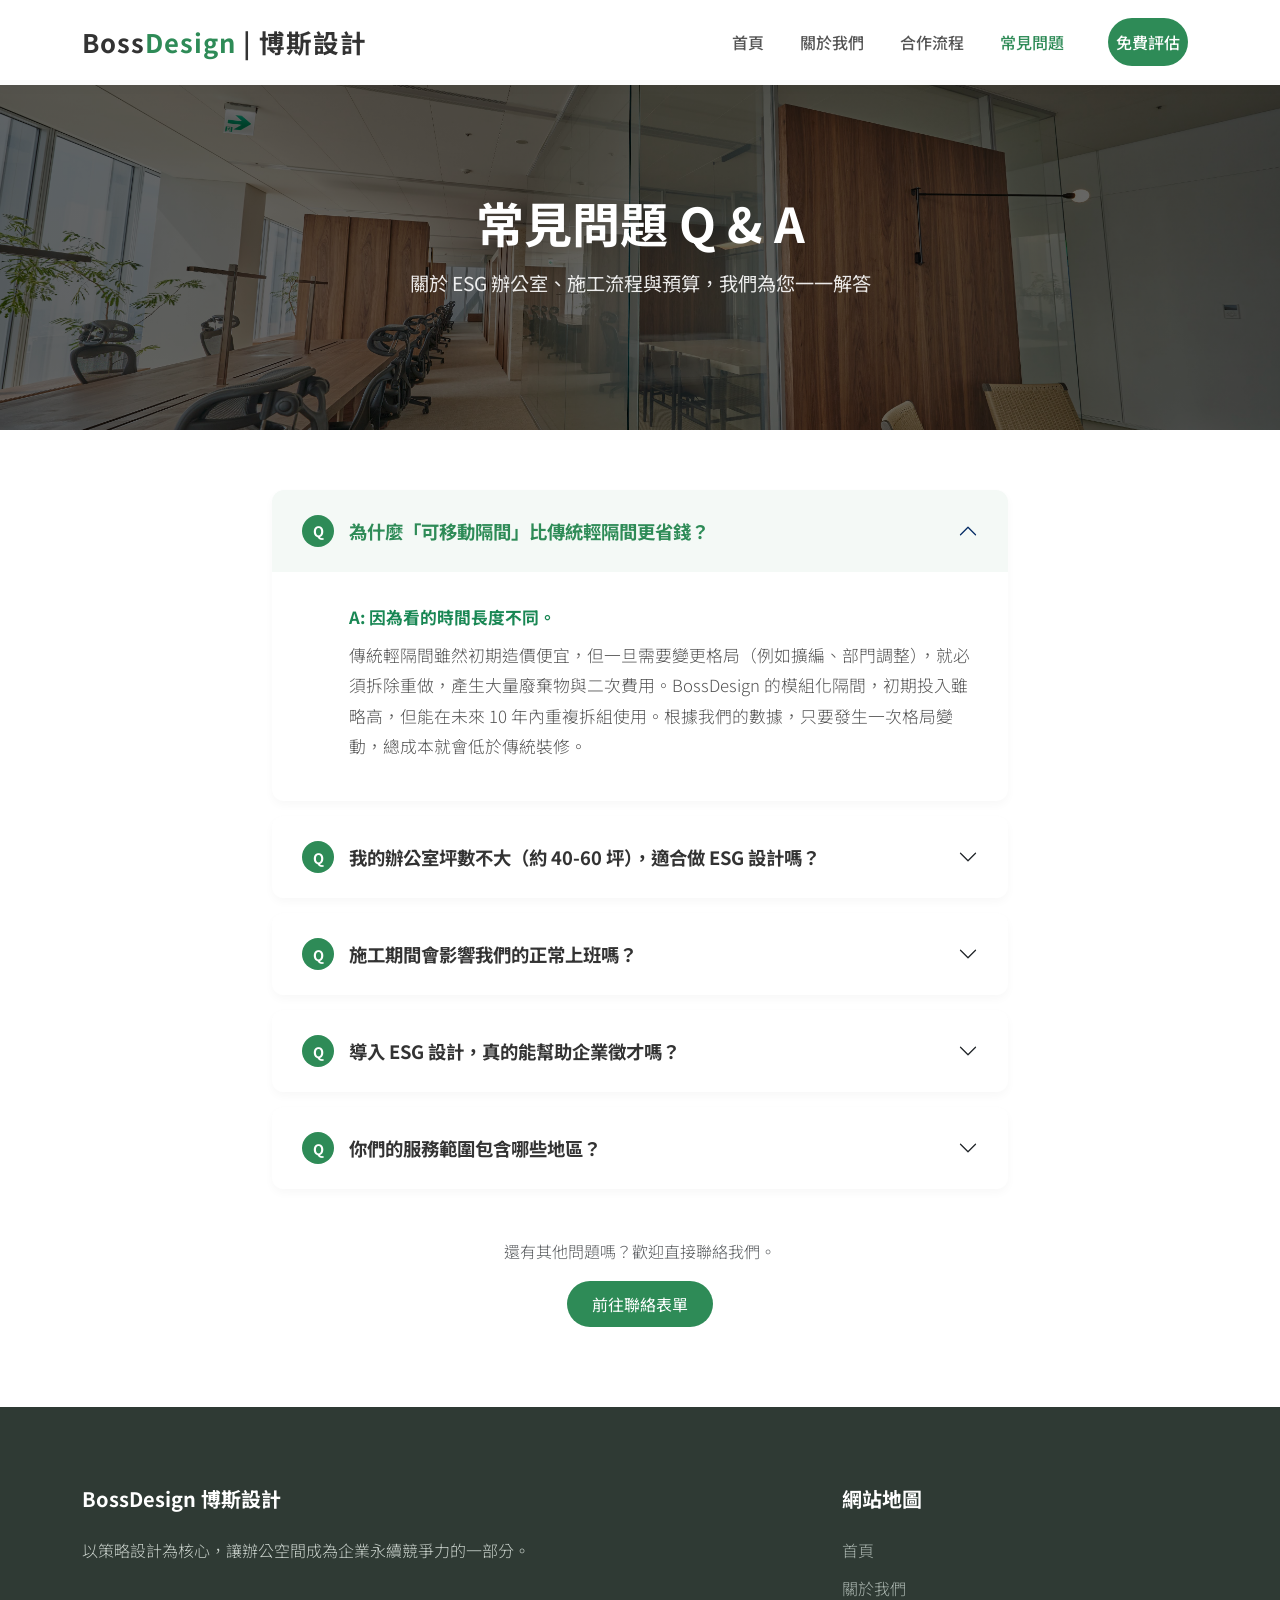
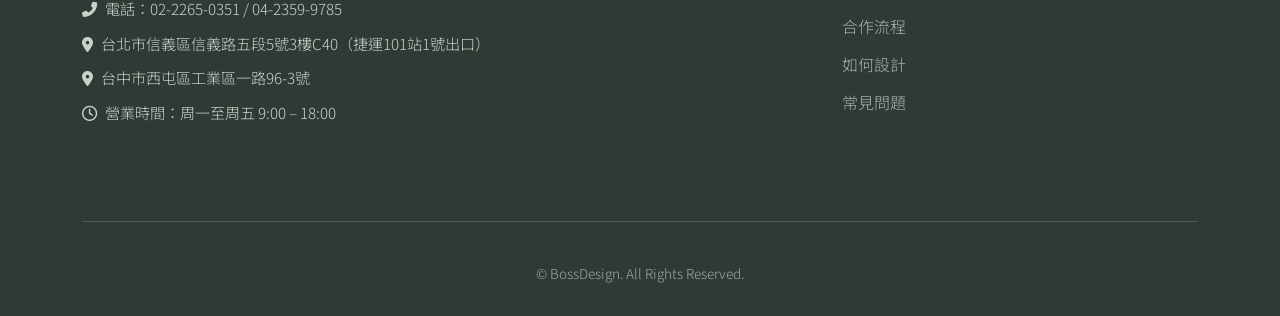
<file: faq.html>
<!DOCTYPE html>
<html lang="zh-TW">
<head>
    <meta charset="UTF-8">
    <meta name="viewport" content="width=device-width, initial-scale=1.0, maximum-scale=1.0, user-scalable=no">
    <title>常見問題 Q&A | BossDesign 博斯設計</title>
    
    <link href="https://cdn.jsdelivr.net/npm/bootstrap@5.3.0/dist/css/bootstrap.min.css" rel="stylesheet">
    <link href="https://cdnjs.cloudflare.com/ajax/libs/font-awesome/6.0.0/css/all.min.css" rel="stylesheet">
    <link href="https://fonts.googleapis.com/css2?family=Noto+Sans+TC:wght@300;400;500;700&family=Noto+Serif+TC:wght@500;700&display=swap" rel="stylesheet">

    <style>
        /* 引用首頁原本的 CSS 變數，確保風格一致 */
        :root {
            --primary-color: #2E8B57;   
            --secondary-color: #4169E1; 
            --accent-color: #FF8C00;    
            --footer-bg: #2F3A34;
            --footer-text: #E6EAE7;
            --text-dark: #333333;
            --text-gray: #555555;       
            --light-bg: #F5F5F5;
            --radius-btn: 50px;
        }

        body {
            font-family: 'Noto Sans TC', sans-serif;
            color: var(--text-gray);
            line-height: 1.75;
            font-weight: 300;
            padding-top: 80px; /* 避開 Navbar */
        }

        /* 導航欄樣式 (與首頁一致) */
        .navbar {
            background: rgba(255, 255, 255, 0.98);
            box-shadow: 0 2px 10px rgba(0,0,0,0.05);
            padding: 15px 0;
        }
        .navbar-brand {
            font-weight: 700;
            font-size: 1.6rem;
            color: var(--text-dark) !important;
            letter-spacing: 1px;
        }
        .navbar-brand span { color: var(--primary-color); }
        .nav-link {
            color: #555 !important;
            font-weight: 500;
            margin: 0 10px;
            font-size: 1rem;
        }
        .nav-link:hover, .nav-link.active { color: var(--primary-color) !important; }
        .btn-nav-cta {
            background-color: var(--primary-color);
            color: white !important;
            padding: 10px 24px;
            border-radius: var(--radius-btn);
        }
        .btn-nav-cta:hover { background-color: #246B44; }

        /* === 專屬頁面標頭 (Page Header) === */
        .page-header {
            background-image: linear-gradient(rgba(0, 0, 0, 0.6), rgba(0, 0, 0, 0.6)), url('DSC01247.jpg'); /* 使用您的圖片 */
            background-size: cover;
            background-position: center;
            height: 350px;
            display: flex;
            align-items: center;
            justify-content: center;
            text-align: center;
            color: white;
            margin-bottom: 60px;
        }
        .page-header h1 { font-size: 3rem; font-weight: 700; margin-bottom: 15px; }
        .page-header p { font-size: 1.2rem; opacity: 0.9; font-weight: 400; }

        /* === FAQ 樣式 === */
        .accordion-item {
            border: none;
            margin-bottom: 15px;
            border-radius: 12px !important;
            overflow: hidden;
            box-shadow: 0 4px 10px rgba(0,0,0,0.03);
            background: #fff;
        }
        .accordion-button {
            font-size: 1.15rem;
            font-weight: 700;
            color: var(--text-dark);
            padding: 25px 30px;
            background: #fff;
        }
        .accordion-button:not(.collapsed) {
            color: var(--primary-color);
            background-color: rgba(46, 139, 87, 0.05);
            box-shadow: none;
        }
        .accordion-button:focus { box-shadow: none; }
        .qa-badge {
            display: inline-flex;
            align-items: center;
            justify-content: center;
            width: 32px;
            height: 32px;
            background-color: var(--primary-color);
            color: white;
            border-radius: 50%;
            margin-right: 15px;
            font-size: 0.9rem;
            font-weight: bold;
            flex-shrink: 0;
        }
        .accordion-body {
            padding: 30px 30px 40px 77px;
            color: var(--text-gray);
            line-height: 1.8;
            font-size: 1.05rem;
        }

        /* Footer 樣式 (與首頁一致) */
        footer { 
            background: var(--footer-bg); 
            color: var(--footer-text); 
            padding: 80px 0 30px; 
            margin-top: 80px;
        }
        footer h5 { color: #FFFFFF; margin-bottom: 25px; font-weight: 700; }
        .footer-desc { color: #C9D1CB; line-height: 1.8; margin-bottom: 30px; }
        .footer-info p { color: #C9D1CB; margin-bottom: 8px; font-size: 0.95rem; }
        footer a { color: #A9B4AE; text-decoration: none; display: block; margin-bottom: 10px; transition: 0.3s; }
        footer a:hover { color: var(--primary-color); padding-left: 5px; }
        .footer-divider { height: 1px; background: rgba(255,255,255,0.15); margin: 40px 0; }
        .footer-bottom { font-size: 0.85rem; color: #9FAAA4; text-align: center; }

        @media (max-width: 768px) {
            .page-header { height: 250px; }
            .page-header h1 { font-size: 2rem; }
            .accordion-button { padding: 20px; font-size: 1rem; }
            .accordion-body { padding: 20px; }
        }
    </style>
</head>
<body>

    <nav class="navbar navbar-expand-lg fixed-top">
        <div class="container">
            <a class="navbar-brand" href="index.html">Boss<span>Design</span> | 博斯設計</a>
            <button class="navbar-toggler" type="button" data-bs-toggle="collapse" data-bs-target="#navbarContent">
                <span class="navbar-toggler-icon"></span>
            </button>
            <div class="collapse navbar-collapse" id="navbarContent">
                <ul class="navbar-nav ms-auto align-items-center">
                    <li class="nav-item"><a class="nav-link" href="index.html">首頁</a></li>
                    <li class="nav-item"><a class="nav-link" href="index.html#about">關於我們</a></li>
                    <li class="nav-item"><a class="nav-link" href="index.html#process">合作流程</a></li> 
                    <li class="nav-item"><a class="nav-link active" href="faq.html">常見問題</a></li> <li class="nav-item ms-3">
                        <a class="nav-link btn-nav-cta" href="index.html#contact">免費評估</a>
                    </li>
                </ul>
            </div>
        </div>
    </nav>

    <header class="page-header">
        <div class="container">
            <h1>常見問題 Q & A</h1>
            <p>關於 ESG 辦公室、施工流程與預算，我們為您一一解答</p>
        </div>
    </header>

    <section class="container mb-5">
        <div class="row justify-content-center">
            <div class="col-lg-8">
                <div class="accordion" id="faqAccordion">
                    
                    <div class="accordion-item">
                        <h2 class="accordion-header" id="headingOne">
                            <button class="accordion-button" type="button" data-bs-toggle="collapse" data-bs-target="#collapseOne" aria-expanded="true">
                                <span class="qa-badge">Q</span>
                                為什麼「可移動隔間」比傳統輕隔間更省錢？
                            </button>
                        </h2>
                        <div id="collapseOne" class="accordion-collapse collapse show" data-bs-parent="#faqAccordion">
                            <div class="accordion-body">
                                <span class="fw-bold text-success mb-2 d-block">A: 因為看的時間長度不同。</span>
                                傳統輕隔間雖然初期造價便宜，但一旦需要變更格局（例如擴編、部門調整），就必須拆除重做，產生大量廢棄物與二次費用。BossDesign 的模組化隔間，初期投入雖略高，但能在未來 10 年內重複拆組使用。根據我們的數據，只要發生一次格局變動，總成本就會低於傳統裝修。
                            </div>
                        </div>
                    </div>

                    <div class="accordion-item">
                        <h2 class="accordion-header" id="headingTwo">
                            <button class="accordion-button collapsed" type="button" data-bs-toggle="collapse" data-bs-target="#collapseTwo">
                                <span class="qa-badge">Q</span>
                                我的辦公室坪數不大（約 40-60 坪），適合做 ESG 設計嗎？
                            </button>
                        </h2>
                        <div id="collapseTwo" class="accordion-collapse collapse" data-bs-parent="#faqAccordion">
                            <div class="accordion-body">
                                <span class="fw-bold text-success mb-2 d-block">A: 非常適合，小坪數更需要精準設計。</span>
                                ESG 不分大小。在小坪數中，我們更專注於「多功能性」與「健康環境」。例如利用可移動隔間將會議室變為員工休息區，或是透過良好的通風與無毒建材，直接提升員工的工作效率。
                            </div>
                        </div>
                    </div>

                    <div class="accordion-item">
                        <h2 class="accordion-header" id="headingThree">
                            <button class="accordion-button collapsed" type="button" data-bs-toggle="collapse" data-bs-target="#collapseThree">
                                <span class="qa-badge">Q</span>
                                施工期間會影響我們的正常上班嗎？
                            </button>
                        </h2>
                        <div id="collapseThree" class="accordion-collapse collapse" data-bs-parent="#faqAccordion">
                            <div class="accordion-body">
                                <span class="fw-bold text-success mb-2 d-block">A: 影響極低，我們採用「低塵低噪」工法。</span>
                                這是我們與傳統設計公司最大的不同。我們 70% 的組件都在工廠預製完成，現場只需組裝。這意味著沒有大量的粉塵飛揚，也沒有刺鼻的油漆味。我們甚至可以配合週末施工，週一上班時，您的新辦公室就已經準備好了。
                            </div>
                        </div>
                    </div>

                    <div class="accordion-item">
                        <h2 class="accordion-header" id="headingFour">
                            <button class="accordion-button collapsed" type="button" data-bs-toggle="collapse" data-bs-target="#collapseFour">
                                <span class="qa-badge">Q</span>
                                導入 ESG 設計，真的能幫助企業徵才嗎？
                            </button>
                        </h2>
                        <div id="collapseFour" class="accordion-collapse collapse" data-bs-parent="#faqAccordion">
                            <div class="accordion-body">
                                <span class="fw-bold text-success mb-2 d-block">A: 絕對可以，這是年輕世代最看重的價值之一。</span>
                                根據調查，Z 世代人才在求職時，高度重視企業的永續形象與工作環境。一個會呼吸、重視隱私且具備永續概念的辦公室，是企業最直接的雇主品牌展示。
                            </div>
                        </div>
                    </div>

                    <div class="accordion-item">
                        <h2 class="accordion-header" id="headingFive">
                            <button class="accordion-button collapsed" type="button" data-bs-toggle="collapse" data-bs-target="#collapseFive">
                                <span class="qa-badge">Q</span>
                                你們的服務範圍包含哪些地區？
                            </button>
                        </h2>
                        <div id="collapseFive" class="accordion-collapse collapse" data-bs-parent="#faqAccordion">
                            <div class="accordion-body">
                                <span class="fw-bold text-success mb-2 d-block">A: 我們主要服務台北、台中地區。</span>
                                目前我們的團隊主力在北部與中部，但若您有其他地區的大型專案需求，也歡迎聯絡我們進行評估。
                            </div>
                        </div>
                    </div>

                </div>
                
                <div class="text-center mt-5">
                    <p class="text-muted mb-3">還有其他問題嗎？歡迎直接聯絡我們。</p>
                    <a href="index.html#contact" class="btn btn-nav-cta">前往聯絡表單</a>
                </div>

            </div>
        </div>
    </section>

    <footer>
        <div class="container">
            <div class="row">
                <div class="col-lg-8 mb-5">
                    <h5>BossDesign 博斯設計</h5>
                    <p class="footer-desc">
                        以策略設計為核心，讓辦公空間成為企業永續競爭力的一部分。
                    </p>
                    <div class="footer-info">
                        <p><i class="fas fa-phone-alt me-2"></i>電話：02-2265-0351 / 04-2359-9785</p>
                        <p><i class="fas fa-map-marker-alt me-2"></i>台北市信義區信義路五段5號3樓C40（捷運101站1號出口）</p>
                        <p><i class="fas fa-map-marker-alt me-2"></i>台中市西屯區工業區一路96-3號</p>
                        <p><i class="far fa-clock me-2"></i>營業時間：周一至周五 9:00 – 18:00</p>
                    </div>
                </div>
                
                
                <div class="col-lg-4 mb-5">
                    <h5>網站地圖</h5>
                    <a href="index.html">首頁</a>
                    <a href="index.html#about">關於我們</a>
                    <a href="index.html#process">合作流程</a>
                    <a href="index.html#how-we-design">如何設計</a>
                    <a href="faq.html">常見問題</a> </div>
            </div>
            <div class="footer-divider"></div>
            <div class="footer-bottom">
                &copy; BossDesign. All Rights Reserved.
            </div>
        </div>
    </footer>

    <script src="https://cdn.jsdelivr.net/npm/bootstrap@5.3.0/dist/js/bootstrap.bundle.min.js"></script>
</body>
</html>
</file>
